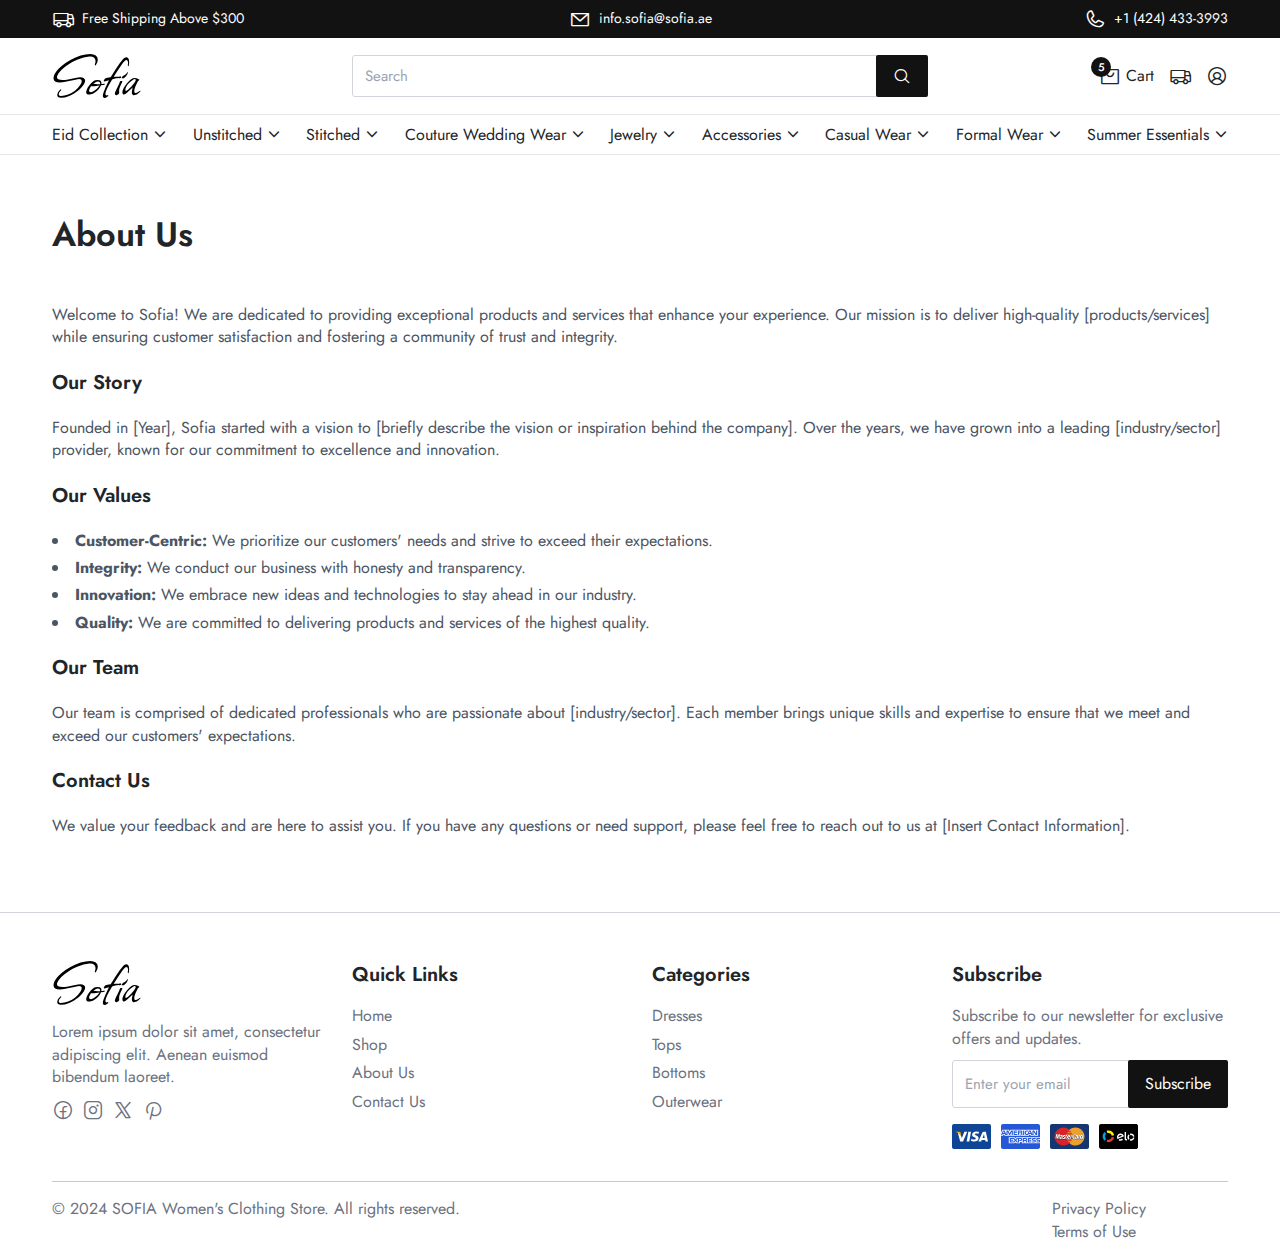
<file: about.html>
<!DOCTYPE html>
<html lang="en">

<head>
  <meta charset="UTF-8">
  <meta name="viewport" content="width=device-width, initial-scale=1.0">
  <title>Sofia - Women's Clothes store</title>
  <link rel="stylesheet" href="css/bootstrap.min.css">
  <link rel="stylesheet" href="css/swiper.min.css">
  <link rel="stylesheet" href="css/styles.css">
  <link rel="stylesheet" href="css/responsive.css">
  <!-- Favicon -->
  <link rel="icon" href="images/brand/favicon.svg" type="image/x-icon">
</head>

<body>
  <!-- offcanvas -->
  <div class="offcanvas offcanvas-end" id="cart_canvas">
    <div class="offcanvas-header">
      <h6 class="text-uppercase">shopping bag <span class="text-capitalize">(5 items)</span> </h6>
      <button type="button" class="btn-close" data-bs-dismiss="offcanvas"></button>
    </div>
    <div class="offcanvas-body bg-light">
      <ul class="list-unstyled">
        <li>
          <div class="card cart_product mb-3">
            <figure>
              <a href="single_product.html"><img src="images/products/product_1.webp" class="" alt="..."></a>
            </figure>
            <div class="card-body">
              <h5 class="card-title">drs-01</h5>
              <p class="card-text">Rs. 16,650</p>
            </div>
            <div class="card-footer">
              <button class="btn">
                <i class="ph ph-trash"></i>
              </button>
            </div>
          </div>
        </li>
        <li>
          <div class="card cart_product mb-3">
            <figure>
              <a href="single_product.html"><img src="images/products/product_2.webp" class="" alt="..."></a>
            </figure>
            <div class="card-body">
              <h5 class="card-title">drs-02</h5>
              <p class="card-text">Rs. 18,950</p>
            </div>
            <div class="card-footer">
              <button class="btn">
                <i class="ph ph-trash"></i>
              </button>
            </div>
          </div>
        </li>
        <li>
          <div class="card cart_product mb-3">
            <figure>
              <a href="single_product.html"><img src="images/products/product_3.webp" class="" alt="..."></a>
            </figure>
            <div class="card-body">
              <h5 class="card-title">drs-03</h5>
              <p class="card-text">Rs. 21,350</p>
            </div>
            <div class="card-footer">
              <button class="btn">
                <i class="ph ph-trash"></i>
              </button>
            </div>
          </div>
        </li>
        <li>
          <div class="card cart_product mb-3">
            <figure>
              <a href="single_product.html"><img src="images/products/product_4.webp" class="" alt="..."></a>
            </figure>
            <div class="card-body">
              <h5 class="card-title">drs-04</h5>
              <p class="card-text">Rs. 24,500</p>
            </div>
            <div class="card-footer">
              <button class="btn">
                <i class="ph ph-trash"></i>
              </button>
            </div>
          </div>
        </li>
        <li>
          <div class="card cart_product mb-3">
            <figure>
              <a href="single_product.html"><img src="images/products/product_5.webp" class="" alt="..."></a>
            </figure>
            <div class="card-body">
              <h5 class="card-title">drs-05</h5>
              <p class="card-text">Rs. 28,750</p>
            </div>
            <div class="card-footer">
              <button class="btn">
                <i class="ph ph-trash"></i>
              </button>
            </div>
          </div>
        </li>
      </ul>
    </div>
    <div class="offcanvas-footer">
      <div class="d-flex gap-2 w-100 align-items-center justify-content-between">
        <h6 class="fw-normal">Sub Total</h6>
        <h6 class="fw-normal">$20.63</h6>
      </div>
      <small class="text-center w-100 mt-2 mb-3 d-block">Shipping, taxes, and discount codes calculated at checkout.</small>
      <a href="checkout.html" class="btn w-100">
        <span>Check Out</span>
      </a>
      <a href="cart.html" class="text_btn mt-2">
        <span>View all cart</span>
      </a>
    </div>
  </div>
  <!-- end offcanvas -->
  <!--============================
  =            Header            =
  =============================-->
  <header>
    <div class="header_top d-sm-block d-none xs-width py-2 text-white">
      <div class="container">
        <div class="row">
          <div class="col-sm-4">
            <div class="d-flex align-items-center justify-content-start gap-2">
              <i class="ph ph-truck"></i>
              <p class="small">Free Shipping Above $300</p>
            </div>
          </div>
          <div class="col-sm-4 d-none d-sm-block">
            <div class="d-flex align-items-center justify-content-center gap-2">
              <i class="ph ph-envelope-simple"></i>
              <p class="small">info.sofia@sofia.ae</p>
            </div>
          </div>
          <div class="col-sm-4">
            <div class="d-flex align-items-center justify-content-end gap-2">
              <i class="ph ph-phone"></i>
              <p class="small">+1 (424) 433-3993</p>
            </div>
          </div>
        </div>
      </div>
    </div>
    <div class="header_middle xs-width py-3">
      <div class="container">
        <div class="row">
          <div class="col-md-3 col-6">
            <a href="index.html" class="logo">
              <img src="images/brand/logo.svg"/ alt="Brand Logo">
            </a>
          </div>
          <div class="col-sm-6 d-md-block d-none">
            <div class="header_search_wrapper">
              <a href="#" class="header_icon d-md-none d-flex">
                <i class="ph ph-magnifying-glass"></i>
              </a>
              <form class="form-inline w-100 d-md-flex d-none">
                <div class="input-group">
                  <input type="text" class="form-control" placeholder="Search" aria-label="Search" aria-describedby="search-addon">
                  <div class="input-group-append">
                    <button class="btn btn-primary" type="submit"><i class="ph ph-magnifying-glass"></i></button>
                  </div>
                </div>
              </form>
            </div>
          </div>
          <div class="col-md-3 col-6">
            <div class="header_ecom_icons">
              <a href="cart.html" class="header_icon icon_badge" data-bs-toggle="offcanvas" data-bs-target="#cart_canvas" data-value="5">
                <i class="ph ph-shopping-bag"></i>
                <span class="d-md-block d-none">Cart</span>
              </a>
              <a href="cart.html" class="header_icon d-flex d-md-none">
                <i class="ph ph-magnifying-glass"></i>
              </a>
              <a href="track_order.html" class="header_icon d-flex">
                <i class="ph ph-truck"></i>
              </a>
              <a href="login.html" class="header_icon">
                <i class="ph ph-user-circle"></i>
              </a>
            </div>
          </div>
        </div>
      </div>
    </div>
    <div class="header_bottom xs-width">
      <div class="container">
        <div class="row">
          <div class="col-lg-12 col-sm-2">
            <button data-bs-toggle="offcanvas" data-bs-target="#menu" class="sale_btn d-lg-none px-3 d-flex">
              <i class="ph ph-list"></i>
            </button>
            <div id="menu" class="menu">
              <div class="offcanvas-header d-lg-none d-flex">
                <h5 class="">Menu</h5>
                <button type="button" class="btn-close" data-bs-dismiss="offcanvas"></button>
              </div>
              <div class="offcanvas-body overflow">
                <ul class="header_categories d-lg-flex justify-content-between align-items-center gap-4">
                  <li>
                    <a class="text-capitalize" href="javascript:void(0)">eid collection</a>
                    <div class="dropdown-menu">
                      <a href="single_collection.html" class="dropdown-item">
                        <i class="ph ph-caret-right"></i>
                        <span>Unstitched</span>
                      </a>
                      <a href="single_collection.html" class="dropdown-item">
                        <i class="ph ph-caret-right"></i>
                        <span>Stitched</span>
                      </a>
                      <a href="single_collection.html" class="dropdown-item">
                        <i class="ph ph-caret-right"></i>
                        <span>Luxury Formals</span>
                      </a>
                      <a href="collections.html" class="dropdown-item">
                        <i class="ph ph-caret-right"></i>
                        <span>View All</span>
                      </a>
                    </div>
                  </li>
                  <li>
                    <a class="text-capitalize" href="javascript:void(0)">Unstitched</a>
                    <div class="dropdown-menu">
                      <a href="single_collection.html" class="dropdown-item">
                        <i class="ph ph-caret-right"></i>
                        <span>Cotton Unstitched</span>
                      </a>
                      <a href="single_collection.html" class="dropdown-item">
                        <i class="ph ph-caret-right"></i>
                        <span>Lawn Unstitched</span>
                      </a>
                      <a href="single_collection.html" class="dropdown-item">
                        <i class="ph ph-caret-right"></i>
                        <span>Embroidered Unstitched</span>
                      </a>
                      <a href="single_collection.html" class="dropdown-item">
                        <i class="ph ph-caret-right"></i>
                        <span>Printed Unstitched</span>
                      </a>
                    </div>
                  </li>
                  <li>
                    <a class="text-capitalize" href="javascript:void(0)">Stitched</a>
                    <div class="dropdown-menu">
                      <a href="single_collection.html" class="dropdown-item">
                        <i class="ph ph-caret-right"></i>
                        <span>Casual Stitched</span>
                      </a>
                      <a href="single_collection.html" class="dropdown-item">
                        <i class="ph ph-caret-right"></i>
                        <span>Formal Stitched</span>
                      </a>
                      <a href="single_collection.html" class="dropdown-item">
                        <i class="ph ph-caret-right"></i>
                        <span>Designer Stitched</span>
                      </a>
                      <a href="single_collection.html" class="dropdown-item">
                        <i class="ph ph-caret-right"></i>
                        <span>Party Wear Stitched</span>
                      </a>
                    </div>
                  </li>
                  <li>
                    <a class="text-capitalize" href="javascript:void(0)">Couture Wedding Wear</a>
                    <div class="dropdown-menu">
                      <a href="single_collection.html" class="dropdown-item">
                        <i class="ph ph-caret-right"></i>
                        <span>Bridal Dresses</span>
                      </a>
                      <a href="single_collection.html" class="dropdown-item">
                        <i class="ph ph-caret-right"></i>
                        <span>Groom Sherwanis</span>
                      </a>
                      <a href="single_collection.html" class="dropdown-item">
                        <i class="ph ph-caret-right"></i>
                        <span>Wedding Accessories</span>
                      </a>
                    </div>
                  </li>
                  <li>
                    <a class="text-capitalize" href="javascript:void(0)">Jewelry</a>
                    <div class="dropdown-menu">
                      <a href="single_collection.html" class="dropdown-item">
                        <i class="ph ph-caret-right"></i>
                        <span>Earrings</span>
                      </a>
                      <a href="single_collection.html" class="dropdown-item">
                        <i class="ph ph-caret-right"></i>
                        <span>Necklaces</span>
                      </a>
                      <a href="single_collection.html" class="dropdown-item">
                        <i class="ph ph-caret-right"></i>
                        <span>Bracelets</span>
                      </a>
                    </div>
                  </li>
                  <li>
                    <a class="text-capitalize" href="javascript:void(0)">Accessories</a>
                    <div class="dropdown-menu">
                      <a href="single_collection.html" class="dropdown-item">
                        <i class="ph ph-caret-right"></i>
                        <span>Bags</span>
                      </a>
                      <a href="single_collection.html" class="dropdown-item">
                        <i class="ph ph-caret-right"></i>
                        <span>Belts</span>
                      </a>
                      <a href="single_collection.html" class="dropdown-item">
                        <i class="ph ph-caret-right"></i>
                        <span>Scarves</span>
                      </a>
                    </div>
                  </li>
                  <li>
                    <a class="text-capitalize" href="javascript:void(0)">Casual Wear</a>
                    <div class="dropdown-menu">
                      <a href="single_collection.html" class="dropdown-item">
                        <i class="ph ph-caret-right"></i>
                        <span>Everyday Comfort</span>
                      </a>
                      <a href="single_collection.html" class="dropdown-item">
                        <i class="ph ph-caret-right"></i>
                        <span>Weekend Vibes</span>
                      </a>
                    </div>
                  </li>
                  <li>
                    <a class="text-capitalize" href="javascript:void(0)">Formal Wear</a>
                    <div class="dropdown-menu">
                      <a href="single_collection.html" class="dropdown-item">
                        <i class="ph ph-caret-right"></i>
                        <span>Office Attire</span>
                      </a>
                      <a href="single_collection.html" class="dropdown-item">
                        <i class="ph ph-caret-right"></i>
                        <span>Business Meetings</span>
                      </a>
                    </div>
                  </li>
                  <li>
                    <a class="text-capitalize" href="javascript:void(0)">Summer Essentials</a>
                    <div class="dropdown-menu">
                      <a href="single_collection.html" class="dropdown-item">
                        <i class="ph ph-caret-right"></i>
                        <span>Light Dresses</span>
                      </a>
                      <a href="single_collection.html" class="dropdown-item">
                        <i class="ph ph-caret-right"></i>
                        <span>Breezy Tops</span>
                      </a>
                    </div>
                  </li>
                </ul>
              </div>
            </div>
          </div>
        </div>
      </div>
    </div>
  </header>
  <!--====  End of Header  ====-->
  <!--==========================
  =            Main            =
  ===========================-->
  <main>
    <section class="about_us site_about">
      <div class="container">
        <div class="row">
          <div class="col-12">
            <h2 class="heading mb-5">About Us</h2>
            <p class="text_line">
              Welcome to Sofia! We are dedicated to providing exceptional products and services that enhance your experience. Our mission is to deliver high-quality [products/services] while ensuring customer satisfaction and fostering a community of trust and integrity.
            </p>
            <h5>Our Story</h5>
            <p class="text_line">
              Founded in [Year], Sofia started with a vision to [briefly describe the vision or inspiration behind the company]. Over the years, we have grown into a leading [industry/sector] provider, known for our commitment to excellence and innovation.
            </p>
            <h5>Our Values</h5>
            <ul>
              <li><strong>Customer-Centric:</strong> We prioritize our customers' needs and strive to exceed their expectations.</li>
              <li><strong>Integrity:</strong> We conduct our business with honesty and transparency.</li>
              <li><strong>Innovation:</strong> We embrace new ideas and technologies to stay ahead in our industry.</li>
              <li><strong>Quality:</strong> We are committed to delivering products and services of the highest quality.</li>
            </ul>
            <h5>Our Team</h5>
            <p class="text_line">
              Our team is comprised of dedicated professionals who are passionate about [industry/sector]. Each member brings unique skills and expertise to ensure that we meet and exceed our customers' expectations.
            </p>
            <h5>Contact Us</h5>
            <p class="text_line">
              We value your feedback and are here to assist you. If you have any questions or need support, please feel free to reach out to us at [Insert Contact Information].
            </p>
          </div>
        </div>
      </div>
    </section>
  </main>
  <!--====  End of Main  ====-->
  <!--============================
  =            Footer            =
  =============================-->
  <footer class="footer pt-5 pb-2">
    <div class="container">
      <div class="row">
        <div class="col-lg-3 col-md-4 col-sm-6 col-12 mb-3">
          <a href="index.html" class="logo mx-0 mb-3">
            <img src="images/brand/logo.svg" alt="">
          </a>
          <p>Lorem ipsum dolor sit amet, consectetur adipiscing elit. Aenean euismod bibendum laoreet.</p>
          <div class="d-flex gap-2 align-items-center">
            <a href="#"><i class="ph ph-facebook-logo"></i></a>
            <a href="#"><i class="ph ph-instagram-logo"></i></a>
            <a href="#"><i class="ph ph-x-logo"></i></a>
            <a href="#"><i class="ph ph-pinterest-logo"></i></a>
          </div>
        </div>
        <div class="col-lg-3 col-md-4 col-sm-6 col-12 mb-3">
          <h5 class="mb-3">Quick Links</h5>
          <ul class="list-unstyled">
            <li><a href="index.html">Home</a></li>
            <li><a href="single_collection.html">Shop</a></li>
            <li><a href="about.html">About Us</a></li>
            <li><a href="contact.html">Contact Us</a></li>
          </ul>
        </div>
        <div class="col-lg-3 col-md-4 col-sm-6 col-12 mb-3">
          <h5 class="mb-3">Categories</h5>
          <ul class="list-unstyled">
            <li><a href="#">Dresses</a></li>
            <li><a href="#">Tops</a></li>
            <li><a href="#">Bottoms</a></li>
            <li><a href="#">Outerwear</a></li>
          </ul>
        </div>
        <div class="col-lg-3 col-md-4 col-sm-6 col-12 mb-3">
          <h5 class="mb-3">Subscribe</h5>
          <p>Subscribe to our newsletter for exclusive offers and updates.</p>
          <form action="#" method="post" class="subscribe-form">
            <div class="input-group">
              <input type="email" class="form-control" placeholder="Enter your email" required>
              <div class="input-group-append">
                <button class="btn btn-primary" type="submit">Subscribe</button>
              </div>
            </div>
          </form>
          <div class="footer_payment_methods mt-3">
            <figure class="method">
              <img src="images/payments/visa.svg" alt="visa">
            </figure>
            <figure class="method">
              <img src="images/payments/amex.svg" alt="amex">
            </figure>
            <figure class="method">
              <img src="images/payments/mastercard.svg" alt="mastercard">
            </figure>
            <figure class="method">
              <img src="images/payments/elo.svg" alt="elo">
            </figure>
          </div>
        </div>
      </div>
      <hr>
      <div class="row">
        <div class="col-md-10">
          <p>&copy; 2024 SOFIA Women's Clothing Store. All rights reserved.</p>
        </div>
        <div class="col-md-2 text-md-right">
          <ul class="list-inline">
            <li class="list-inline-item"><a href="privacy_policy.html">Privacy Policy</a></li>
            <li class="list-inline-item"><a href="term_conditions.html">Terms of Use</a></li>
          </ul>
        </div>
      </div>
    </div>
  </footer>
  <!--====  End of Footer  ====-->
  <!-- Scripts Files -->
  <script src="js/jquery.min.js"></script>
  <script src="js/bootstrap.min.js"></script>
  <script src="js/swiper.min.js"></script>
  <script src="js/phosphor-icons.js"></script>
  <script src="js/script.js"></script>
</body>

</html>
</file>
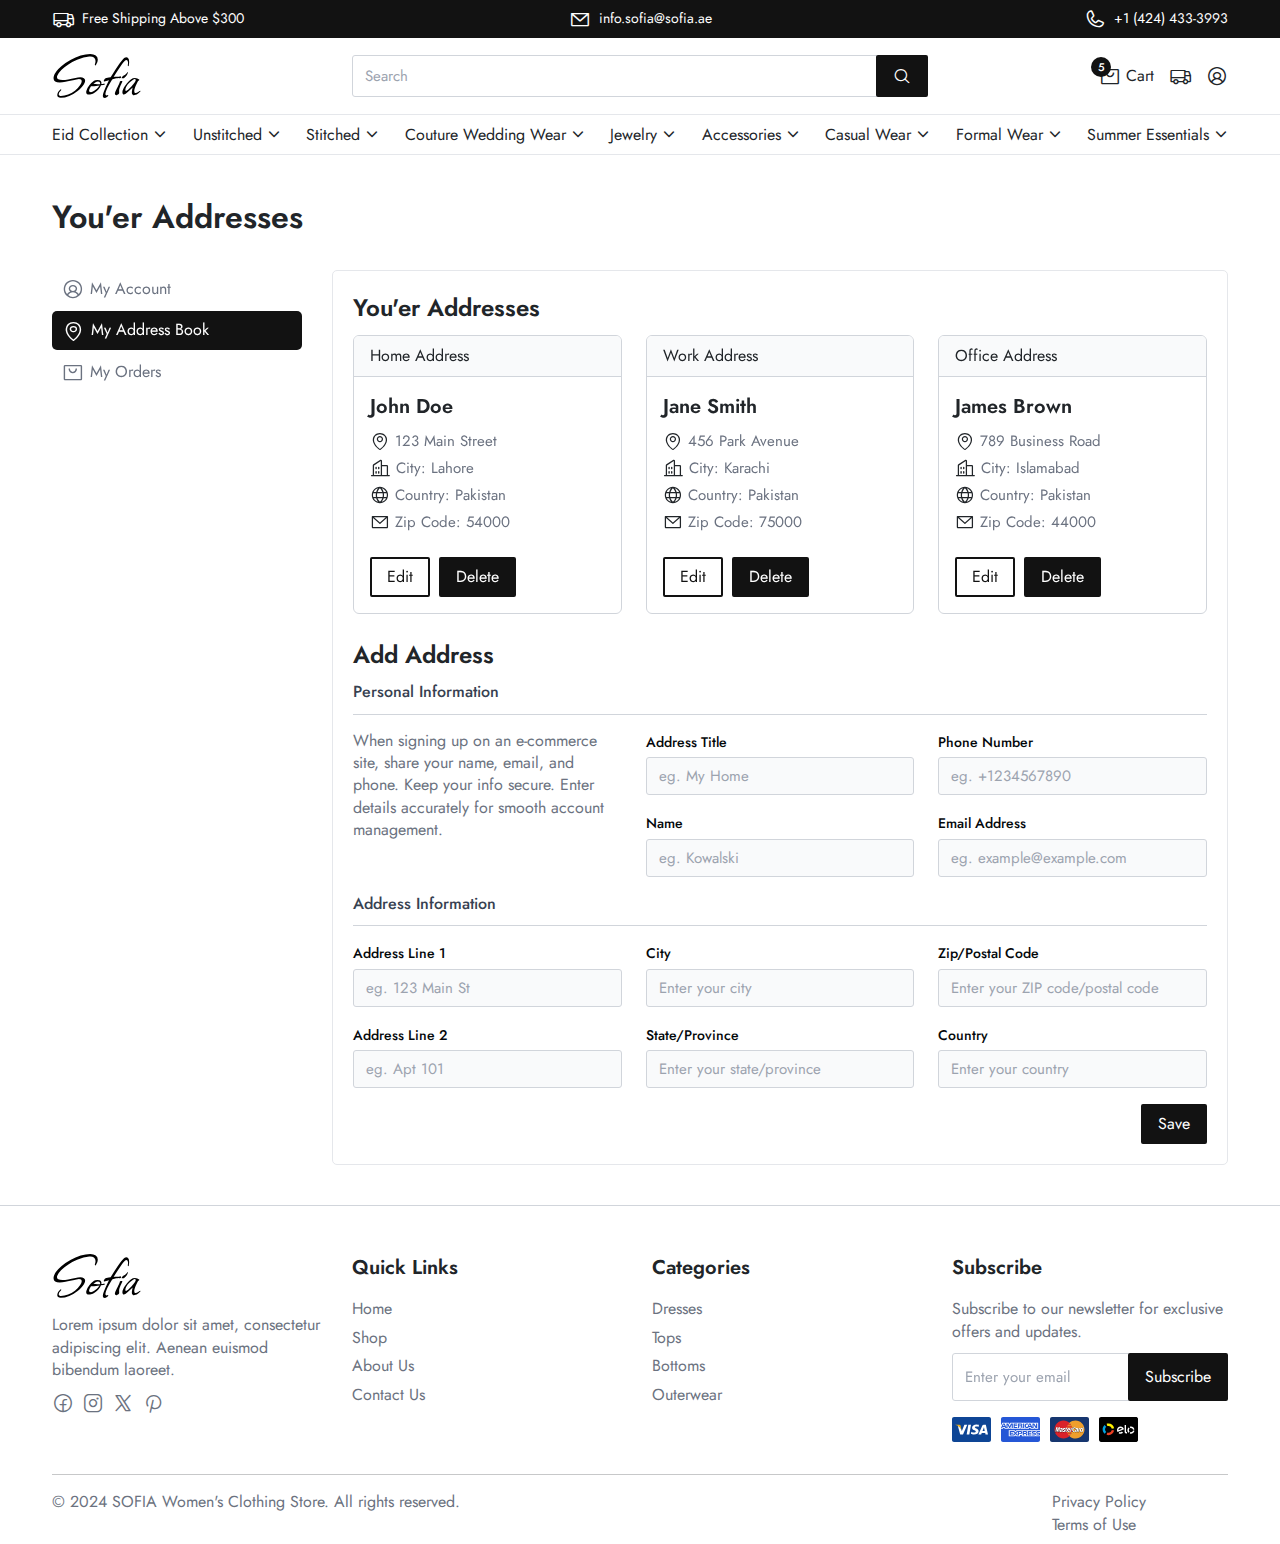
<file: address_book.html>
<!DOCTYPE html>
<html lang="en">

<head>
  <meta charset="UTF-8">
  <meta name="viewport" content="width=device-width, initial-scale=1.0">
  <title>Sofia - Women's Clothes store</title>
  <link rel="stylesheet" href="css/bootstrap.min.css">
  <link rel="stylesheet" href="css/swiper.min.css">
  <link rel="stylesheet" href="css/styles.css">
  <link rel="stylesheet" href="css/responsive.css">
  <!-- Favicon -->
  <link rel="icon" href="images/brand/favicon.svg" type="image/x-icon">
</head>

<body>
  <!-- offcanvas -->
  <div class="offcanvas offcanvas-end" id="cart_canvas">
    <div class="offcanvas-header">
      <h6 class="text-uppercase">shopping bag <span class="text-capitalize">(5 items)</span> </h6>
      <button type="button" class="btn-close" data-bs-dismiss="offcanvas"></button>
    </div>
    <div class="offcanvas-body bg-light">
      <ul class="list-unstyled">
        <li>
          <div class="card cart_product mb-3">
            <figure>
              <img src="images/products/product_1.webp" class="" alt="...">
            </figure>
            <div class="card-body">
              <h5 class="card-title">drs-01</h5>
              <p class="card-text">Rs. 16,650</p>
            </div>
            <div class="card-footer">
              <button class="btn">
                <i class="ph ph-trash"></i>
              </button>
            </div>
          </div>
        </li>
        <li>
          <div class="card cart_product mb-3">
            <figure>
              <img src="images/products/product_2.webp" class="" alt="...">
            </figure>
            <div class="card-body">
              <h5 class="card-title">drs-02</h5>
              <p class="card-text">Rs. 18,950</p>
            </div>
            <div class="card-footer">
              <button class="btn">
                <i class="ph ph-trash"></i>
              </button>
            </div>
          </div>
        </li>
        <li>
          <div class="card cart_product mb-3">
            <figure>
              <img src="images/products/product_3.webp" class="" alt="...">
            </figure>
            <div class="card-body">
              <h5 class="card-title">drs-03</h5>
              <p class="card-text">Rs. 21,350</p>
            </div>
            <div class="card-footer">
              <button class="btn">
                <i class="ph ph-trash"></i>
              </button>
            </div>
          </div>
        </li>
        <li>
          <div class="card cart_product mb-3">
            <figure>
              <img src="images/products/product_4.webp" class="" alt="...">
            </figure>
            <div class="card-body">
              <h5 class="card-title">drs-04</h5>
              <p class="card-text">Rs. 24,500</p>
            </div>
            <div class="card-footer">
              <button class="btn">
                <i class="ph ph-trash"></i>
              </button>
            </div>
          </div>
        </li>
        <li>
          <div class="card cart_product mb-3">
            <figure>
              <img src="images/products/product_5.webp" class="" alt="...">
            </figure>
            <div class="card-body">
              <h5 class="card-title">drs-05</h5>
              <p class="card-text">Rs. 28,750</p>
            </div>
            <div class="card-footer">
              <button class="btn">
                <i class="ph ph-trash"></i>
              </button>
            </div>
          </div>
        </li>
      </ul>
    </div>
    <div class="offcanvas-footer">
      <div class="d-flex gap-2 w-100 align-items-center justify-content-between">
        <h6 class="fw-normal">Sub Total</h6>
        <h6 class="fw-normal">$20.63</h6>
      </div>
      <small class="text-center w-100 mt-2 mb-3 d-block">Shipping, taxes, and discount codes calculated at checkout.</small>
      <a href="checkout.html" class="btn w-100">
        <span>Check Out</span>
      </a>
      <a href="cart.html" class="text_btn mt-2">
        <span>View all cart</span>
      </a>
    </div>
  </div>
  <!-- end offcanvas -->
  <!--============================
  =            Header            =
  =============================-->
  <header>
    <div class="header_top d-sm-block d-none xs-width py-2 text-white">
      <div class="container">
        <div class="row">
          <div class="col-sm-4">
            <div class="d-flex align-items-center justify-content-start gap-2">
              <i class="ph ph-truck"></i>
              <p class="small">Free Shipping Above $300</p>
            </div>
          </div>
          <div class="col-sm-4 d-none d-sm-block">
            <div class="d-flex align-items-center justify-content-center gap-2">
              <i class="ph ph-envelope-simple"></i>
              <p class="small">info.sofia@sofia.ae</p>
            </div>
          </div>
          <div class="col-sm-4">
            <div class="d-flex align-items-center justify-content-end gap-2">
              <i class="ph ph-phone"></i>
              <p class="small">+1 (424) 433-3993</p>
            </div>
          </div>
        </div>
      </div>
    </div>
    <div class="header_middle xs-width py-3">
      <div class="container">
        <div class="row">
          <div class="col-md-3 col-6">
            <a href="index.html" class="logo">
              <img src="images/brand/logo.svg"/ alt="Brand Logo">
            </a>
          </div>
          <div class="col-sm-6 d-md-block d-none">
            <div class="header_search_wrapper">
              <a href="#" class="header_icon d-md-none d-flex">
                <i class="ph ph-magnifying-glass"></i>
              </a>
              <form class="form-inline w-100 d-md-flex d-none">
                <div class="input-group">
                  <input type="text" class="form-control" placeholder="Search" aria-label="Search" aria-describedby="search-addon">
                  <div class="input-group-append">
                    <button class="btn btn-primary" type="submit"><i class="ph ph-magnifying-glass"></i></button>
                  </div>
                </div>
              </form>
            </div>
          </div>
          <div class="col-md-3 col-6">
            <div class="header_ecom_icons">
              <a href="cart.html" class="header_icon icon_badge" data-bs-toggle="offcanvas" data-bs-target="#cart_canvas" data-value="5">
                <i class="ph ph-shopping-bag"></i>
                <span class="d-md-block d-none">Cart</span>
              </a>
              <a href="cart.html" class="header_icon d-flex d-md-none">
                <i class="ph ph-magnifying-glass"></i>
              </a>
              <a href="track_order.html" class="header_icon d-flex">
                <i class="ph ph-truck"></i>
              </a>
              <a href="login.html" class="header_icon">
                <i class="ph ph-user-circle"></i>
              </a>
            </div>
          </div>
        </div>
      </div>
    </div>
    <div class="header_bottom xs-width">
      <div class="container">
        <div class="row">
          <div class="col-lg-12 col-sm-2">
            <button data-bs-toggle="offcanvas" data-bs-target="#menu" class="sale_btn d-lg-none px-3 d-flex">
              <i class="ph ph-list"></i>
            </button>
            <div id="menu" class="menu">
              <div class="offcanvas-header d-lg-none d-flex">
                <h5 class="">Menu</h5>
                <button type="button" class="btn-close" data-bs-dismiss="offcanvas"></button>
              </div>
              <div class="offcanvas-body overflow">
                <ul class="header_categories d-lg-flex justify-content-between align-items-center gap-4">
                  <li>
                    <a class="text-capitalize" href="javascript:void(0)">eid collection</a>
                    <div class="dropdown-menu">
                      <a href="single_collection.html" class="dropdown-item">
                        <i class="ph ph-caret-right"></i>
                        <span>Unstitched</span>
                      </a>
                      <a href="single_collection.html" class="dropdown-item">
                        <i class="ph ph-caret-right"></i>
                        <span>Stitched</span>
                      </a>
                      <a href="single_collection.html" class="dropdown-item">
                        <i class="ph ph-caret-right"></i>
                        <span>Luxury Formals</span>
                      </a>
                      <a href="collections.html" class="dropdown-item">
                        <i class="ph ph-caret-right"></i>
                        <span>View All</span>
                      </a>
                    </div>
                  </li>
                  <li>
                    <a class="text-capitalize" href="javascript:void(0)">Unstitched</a>
                    <div class="dropdown-menu">
                      <a href="single_collection.html" class="dropdown-item">
                        <i class="ph ph-caret-right"></i>
                        <span>Cotton Unstitched</span>
                      </a>
                      <a href="single_collection.html" class="dropdown-item">
                        <i class="ph ph-caret-right"></i>
                        <span>Lawn Unstitched</span>
                      </a>
                      <a href="single_collection.html" class="dropdown-item">
                        <i class="ph ph-caret-right"></i>
                        <span>Embroidered Unstitched</span>
                      </a>
                      <a href="single_collection.html" class="dropdown-item">
                        <i class="ph ph-caret-right"></i>
                        <span>Printed Unstitched</span>
                      </a>
                    </div>
                  </li>
                  <li>
                    <a class="text-capitalize" href="javascript:void(0)">Stitched</a>
                    <div class="dropdown-menu">
                      <a href="single_collection.html" class="dropdown-item">
                        <i class="ph ph-caret-right"></i>
                        <span>Casual Stitched</span>
                      </a>
                      <a href="single_collection.html" class="dropdown-item">
                        <i class="ph ph-caret-right"></i>
                        <span>Formal Stitched</span>
                      </a>
                      <a href="single_collection.html" class="dropdown-item">
                        <i class="ph ph-caret-right"></i>
                        <span>Designer Stitched</span>
                      </a>
                      <a href="single_collection.html" class="dropdown-item">
                        <i class="ph ph-caret-right"></i>
                        <span>Party Wear Stitched</span>
                      </a>
                    </div>
                  </li>
                  <li>
                    <a class="text-capitalize" href="javascript:void(0)">Couture Wedding Wear</a>
                    <div class="dropdown-menu">
                      <a href="single_collection.html" class="dropdown-item">
                        <i class="ph ph-caret-right"></i>
                        <span>Bridal Dresses</span>
                      </a>
                      <a href="single_collection.html" class="dropdown-item">
                        <i class="ph ph-caret-right"></i>
                        <span>Groom Sherwanis</span>
                      </a>
                      <a href="single_collection.html" class="dropdown-item">
                        <i class="ph ph-caret-right"></i>
                        <span>Wedding Accessories</span>
                      </a>
                    </div>
                  </li>
                  <li>
                    <a class="text-capitalize" href="javascript:void(0)">Jewelry</a>
                    <div class="dropdown-menu">
                      <a href="single_collection.html" class="dropdown-item">
                        <i class="ph ph-caret-right"></i>
                        <span>Earrings</span>
                      </a>
                      <a href="single_collection.html" class="dropdown-item">
                        <i class="ph ph-caret-right"></i>
                        <span>Necklaces</span>
                      </a>
                      <a href="single_collection.html" class="dropdown-item">
                        <i class="ph ph-caret-right"></i>
                        <span>Bracelets</span>
                      </a>
                    </div>
                  </li>
                  <li>
                    <a class="text-capitalize" href="javascript:void(0)">Accessories</a>
                    <div class="dropdown-menu">
                      <a href="single_collection.html" class="dropdown-item">
                        <i class="ph ph-caret-right"></i>
                        <span>Bags</span>
                      </a>
                      <a href="single_collection.html" class="dropdown-item">
                        <i class="ph ph-caret-right"></i>
                        <span>Belts</span>
                      </a>
                      <a href="single_collection.html" class="dropdown-item">
                        <i class="ph ph-caret-right"></i>
                        <span>Scarves</span>
                      </a>
                    </div>
                  </li>
                  <li>
                    <a class="text-capitalize" href="javascript:void(0)">Casual Wear</a>
                    <div class="dropdown-menu">
                      <a href="single_collection.html" class="dropdown-item">
                        <i class="ph ph-caret-right"></i>
                        <span>Everyday Comfort</span>
                      </a>
                      <a href="single_collection.html" class="dropdown-item">
                        <i class="ph ph-caret-right"></i>
                        <span>Weekend Vibes</span>
                      </a>
                    </div>
                  </li>
                  <li>
                    <a class="text-capitalize" href="javascript:void(0)">Formal Wear</a>
                    <div class="dropdown-menu">
                      <a href="single_collection.html" class="dropdown-item">
                        <i class="ph ph-caret-right"></i>
                        <span>Office Attire</span>
                      </a>
                      <a href="single_collection.html" class="dropdown-item">
                        <i class="ph ph-caret-right"></i>
                        <span>Business Meetings</span>
                      </a>
                    </div>
                  </li>
                  <li>
                    <a class="text-capitalize" href="javascript:void(0)">Summer Essentials</a>
                    <div class="dropdown-menu">
                      <a href="single_collection.html" class="dropdown-item">
                        <i class="ph ph-caret-right"></i>
                        <span>Light Dresses</span>
                      </a>
                      <a href="single_collection.html" class="dropdown-item">
                        <i class="ph ph-caret-right"></i>
                        <span>Breezy Tops</span>
                      </a>
                    </div>
                  </li>
                </ul>
              </div>
            </div>
          </div>
        </div>
      </div>
    </div>
  </header>
  <!--====  End of Header  ====-->
  <!--==========================
  =            Main            =
  ===========================-->
  <main>
    <section class="account">
      <div class="container">
        <div class="row">
          <div class="col-md-12">
            <div class="heading">
              <h2 class="heading_title">You'er Addresses</h2>
            </div>
            <div class="account_wrapper">
              <div class="account_sidebar">
                <ul class="account_list">
                  <li>
                    <a href="my_account.html">
                      <i class="ph ph-user-circle"></i>
                      <span>My account</span>
                    </a>
                  </li>
                  <li>
                    <a class="active" href="address_book.html">
                      <i class="ph ph-map-pin"></i>
                      <span>My address book</span>
                    </a>
                  </li>
                  <li>
                    <a href="orders.html">
                      <i class="ph ph-shopping-bag"></i>
                      <span>My orders</span>
                    </a>
                  </li>
                </ul>
              </div>
              <div class="account_main">
                <h4>you'er Addresses</h4>
                <div class="row mb-4">
                  <div class="col-lg-4 mb-lg-0 mb-3">
                    <div class="card address_card">
                      <div class="card-header">Home Address</div>
                      <div class="card-body">
                        <h5 class="card-title">John Doe</h5>
                        <p class="card-text">
                        </p>
                        <ul class="address_list">
                          <li>
                            <i class="ph ph-map-pin mr-2"></i>
                            <span>123 Main Street</span>
                          </li>
                          <li>
                            <i class="ph ph-buildings mr-2"></i>
                            <span>City: Lahore</span>
                          </li>
                          <li>
                            <i class="ph ph-globe mr-2"></i>
                            <span>Country: Pakistan</span>
                          </li>
                          <li>
                            <i class="ph ph-envelope-simple mr-2"></i>
                            <span>Zip Code: 54000</span>
                          </li>
                        </ul>
                        <p></p>
                        <div class="mt-4">
                          <button class="btn outline me-1">
                            <span>Edit</span>
                          </button>
                          <button class="btn">
                            <span>Delete</span>
                          </button>
                        </div>
                      </div>
                    </div>
                  </div>
                  <div class="col-lg-4 mb-lg-0 mb-3">
                    <div class="card address_card">
                      <div class="card-header">Work Address</div>
                      <div class="card-body">
                        <h5 class="card-title">Jane Smith</h5>
                        <p class="card-text">
                        </p>
                        <ul class="address_list">
                          <li>
                            <i class="ph ph-map-pin mr-2"></i>
                            <span>456 Park Avenue</span>
                          </li>
                          <li>
                            <i class="ph ph-buildings mr-2"></i>
                            <span>City: Karachi</span>
                          </li>
                          <li>
                            <i class="ph ph-globe mr-2"></i>
                            <span>Country: Pakistan</span>
                          </li>
                          <li>
                            <i class="ph ph-envelope-simple mr-2"></i>
                            <span>Zip Code: 75000</span>
                          </li>
                        </ul>
                        <p></p>
                        <div class="mt-4">
                          <button class="btn outline me-1">
                            <span>Edit</span>
                          </button>
                          <button class="btn">
                            <span>Delete</span>
                          </button>
                        </div>
                      </div>
                    </div>
                  </div>
                  <div class="col-lg-4 mb-lg-0 mb-3">
                    <div class="card address_card">
                      <div class="card-header">Office Address</div>
                      <div class="card-body">
                        <h5 class="card-title">James Brown</h5>
                        <p class="card-text">
                        </p>
                        <ul class="address_list">
                          <li>
                            <i class="ph ph-map-pin mr-2"></i>
                            <span>789 Business Road</span>
                          </li>
                          <li>
                            <i class="ph ph-buildings mr-2"></i>
                            <span>City: Islamabad</span>
                          </li>
                          <li>
                            <i class="ph ph-globe mr-2"></i>
                            <span>Country: Pakistan</span>
                          </li>
                          <li>
                            <i class="ph ph-envelope-simple mr-2"></i>
                            <span>Zip Code: 44000</span>
                          </li>
                        </ul>
                        <p></p>
                        <div class="mt-4">
                          <button class="btn outline me-1">
                            <span>Edit</span>
                          </button>
                          <button class="btn">
                            <span>Delete</span>
                          </button>
                        </div>
                      </div>
                    </div>
                  </div>
                </div>
                <h4>Add Address</h4>
                <form class="account_form">
                  <div class="form-row">
                    <h5>Personal Information</h5>
                    <div class="row">
                      <div class="col-lg-4">
                        <p>When signing up on an e-commerce site, share your name, email, and phone. Keep your info secure. Enter details accurately for smooth account management.</p>
                      </div>
                      <div class="col-lg-4">
                        <div class="mb-3">
                          <label for="addressTitle" class="form-label">Address Title</label>
                          <input type="text" class="form-control" id="addressTitle" placeholder="eg. My Home">
                        </div>
                        <div class="mb-3">
                          <label for="name" class="form-label">Name</label>
                          <input type="text" class="form-control" id="name" placeholder="eg. Kowalski">
                        </div>
                      </div>
                      <div class="col-lg-4">
                        <div class="mb-3">
                          <label for="phone" class="form-label">Phone Number</label>
                          <input type="tel" class="form-control" id="phone" placeholder="eg. +1234567890">
                        </div>
                        <div class="mb-3">
                          <label for="email" class="form-label">Email Address</label>
                          <input type="email" class="form-control" id="email" placeholder="eg. example@example.com">
                        </div>
                      </div>
                    </div>
                  </div>
                  <div class="form-row">
                    <h5>Address Information</h5>
                    <div class="row">
                      <div class="col-lg-4">
                        <div class="mb-3">
                          <label for="addressLine1" class="form-label">Address Line 1</label>
                          <input type="text" class="form-control" id="addressLine1" placeholder="eg. 123 Main St">
                        </div>
                        <div class="mb-3">
                          <label for="addressLine2" class="form-label">Address Line 2</label>
                          <input type="text" class="form-control" id="addressLine2" placeholder="eg. Apt 101">
                        </div>
                      </div>
                      <div class="col-lg-4">
                        <div class="mb-3">
                          <label for="city" class="form-label">City</label>
                          <input type="text" class="form-control" id="city" placeholder="Enter your city">
                        </div>
                        <div class="mb-3">
                          <label for="state" class="form-label">State/Province</label>
                          <input type="text" class="form-control" id="state" placeholder="Enter your state/province">
                        </div>
                      </div>
                      <div class="col-lg-4">
                        <div class="mb-3">
                          <label for="zip" class="form-label">Zip/Postal Code</label>
                          <input type="text" class="form-control" id="zip" placeholder="Enter your ZIP code/postal code">
                        </div>
                        <div class="mb-3">
                          <label for="country" class="form-label">Country</label>
                          <input type="text" class="form-control" id="country" placeholder="Enter your country">
                        </div>
                      </div>
                    </div>
                    <div class="col-lg-12">
                      <div class="d-flex align-items-center justify-content-end gap-2">
                        <button class="btn">
                          <span>Save</span>
                        </button>
                      </div>
                    </div>
                  </div>
                </form>
              </div>
            </div>
          </div>
        </div>
      </div>
    </section>
  </main>
  <!--====  End of Main  ====-->
  <!--============================
  =            Footer            =
  =============================-->
  <footer class="footer pt-5 pb-2">
    <div class="container">
      <div class="row">
        <div class="col-lg-3 col-md-4 col-sm-6 col-12 mb-3">
          <a href="index.html" class="logo mx-0 mb-3">
            <img src="images/brand/logo.svg" alt="">
          </a>
          <p>Lorem ipsum dolor sit amet, consectetur adipiscing elit. Aenean euismod bibendum laoreet.</p>
          <div class="d-flex gap-2 align-items-center">
            <a href="#"><i class="ph ph-facebook-logo"></i></a>
            <a href="#"><i class="ph ph-instagram-logo"></i></a>
            <a href="#"><i class="ph ph-x-logo"></i></a>
            <a href="#"><i class="ph ph-pinterest-logo"></i></a>
          </div>
        </div>
        <div class="col-lg-3 col-md-4 col-sm-6 col-12 mb-3">
          <h5 class="mb-3">Quick Links</h5>
          <ul class="list-unstyled">
            <li><a href="index.html">Home</a></li>
            <li><a href="single_collection.html">Shop</a></li>
            <li><a href="about.html">About Us</a></li>
            <li><a href="contact.html">Contact Us</a></li>
          </ul>
        </div>
        <div class="col-lg-3 col-md-4 col-sm-6 col-12 mb-3">
          <h5 class="mb-3">Categories</h5>
          <ul class="list-unstyled">
            <li><a href="#">Dresses</a></li>
            <li><a href="#">Tops</a></li>
            <li><a href="#">Bottoms</a></li>
            <li><a href="#">Outerwear</a></li>
          </ul>
        </div>
        <div class="col-lg-3 col-md-4 col-sm-6 col-12 mb-3">
          <h5 class="mb-3">Subscribe</h5>
          <p>Subscribe to our newsletter for exclusive offers and updates.</p>
          <form action="#" method="post" class="subscribe-form">
            <div class="input-group">
              <input type="email" class="form-control" placeholder="Enter your email" required>
              <div class="input-group-append">
                <button class="btn btn-primary" type="submit">Subscribe</button>
              </div>
            </div>
          </form>
          <div class="footer_payment_methods mt-3">
            <figure class="method">
              <img src="images/payments/visa.svg" alt="visa">
            </figure>
            <figure class="method">
              <img src="images/payments/amex.svg" alt="amex">
            </figure>
            <figure class="method">
              <img src="images/payments/mastercard.svg" alt="mastercard">
            </figure>
            <figure class="method">
              <img src="images/payments/elo.svg" alt="elo">
            </figure>
          </div>
        </div>
      </div>
      <hr>
      <div class="row">
        <div class="col-md-10">
          <p>&copy; 2024 SOFIA Women's Clothing Store. All rights reserved.</p>
        </div>
        <div class="col-md-2 text-md-right">
          <ul class="list-inline">
            <li class="list-inline-item"><a href="privacy_policy.html">Privacy Policy</a></li>
            <li class="list-inline-item"><a href="term_conditions.html">Terms of Use</a></li>
          </ul>
        </div>
      </div>
    </div>
  </footer>
  <!--====  End of Footer  ====-->
  <!-- Scripts Files -->
  <script src="js/jquery.min.js"></script>
  <script src="js/bootstrap.min.js"></script>
  <script src="js/swiper.min.js"></script>
  <script src="js/phosphor-icons.js"></script>
  <script src="js/script.js"></script>
</body>

</html>
</file>
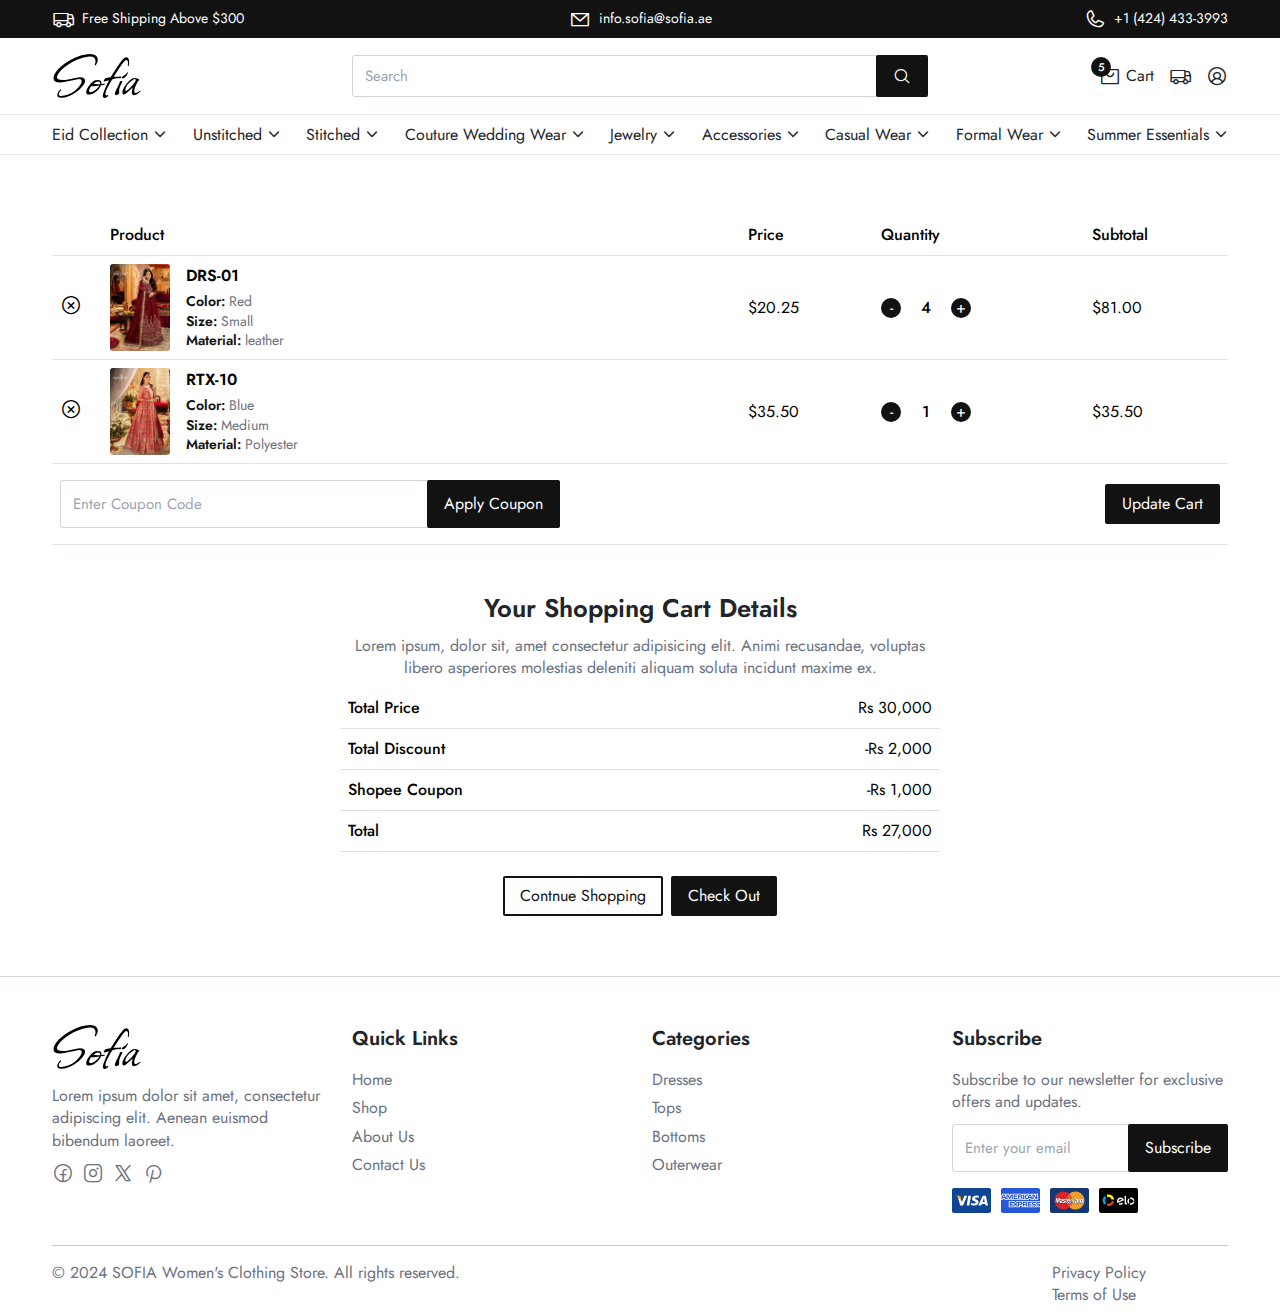
<file: cart.html>
<!DOCTYPE html>
<html lang="en">

<head>
  <meta charset="UTF-8">
  <meta name="viewport" content="width=device-width, initial-scale=1.0">
  <title>Sofia - Women's Clothes store</title>
  <link rel="stylesheet" href="css/bootstrap.min.css">
  <link rel="stylesheet" href="css/swiper.min.css">
  <link rel="stylesheet" href="css/styles.css">
  <link rel="stylesheet" href="css/responsive.css">
  <!-- Favicon -->
  <link rel="icon" href="images/brand/favicon.svg" type="image/x-icon">
</head>

<body>
  <!-- offcanvas -->
  <div class="offcanvas offcanvas-end" tabindex="-1" id="cart_canvas" aria-labelledby="offcanvasExampleLabel">
    <div class="offcanvas-header">
      <h6 class="text-uppercase">shopping bag <span class="text-capitalize">(5 items)</span> </h6>
      <button type="button" class="btn-close" data-bs-dismiss="offcanvas"></button>
    </div>
    <div class="offcanvas-body bg-light">
      <ul class="list-unstyled">
        <li>
          <div class="card cart_product mb-3">
            <figure>
              <img src="images/products/product_1.webp" class="" alt="...">
            </figure>
            <div class="card-body">
              <h5 class="card-title">drs-01</h5>
              <p class="card-text">Rs. 16,650</p>
            </div>
            <div class="card-footer">
              <button class="btn">
                <i class="ph ph-trash"></i>
              </button>
            </div>
          </div>
        </li>
        <li>
          <div class="card cart_product mb-3">
            <figure>
              <img src="images/products/product_2.webp" class="" alt="...">
            </figure>
            <div class="card-body">
              <h5 class="card-title">drs-02</h5>
              <p class="card-text">Rs. 18,950</p>
            </div>
            <div class="card-footer">
              <button class="btn">
                <i class="ph ph-trash"></i>
              </button>
            </div>
          </div>
        </li>
        <li>
          <div class="card cart_product mb-3">
            <figure>
              <img src="images/products/product_3.webp" class="" alt="...">
            </figure>
            <div class="card-body">
              <h5 class="card-title">drs-03</h5>
              <p class="card-text">Rs. 21,350</p>
            </div>
            <div class="card-footer">
              <button class="btn">
                <i class="ph ph-trash"></i>
              </button>
            </div>
          </div>
        </li>
        <li>
          <div class="card cart_product mb-3">
            <figure>
              <img src="images/products/product_4.webp" class="" alt="...">
            </figure>
            <div class="card-body">
              <h5 class="card-title">drs-04</h5>
              <p class="card-text">Rs. 24,500</p>
            </div>
            <div class="card-footer">
              <button class="btn">
                <i class="ph ph-trash"></i>
              </button>
            </div>
          </div>
        </li>
        <li>
          <div class="card cart_product mb-3">
            <figure>
              <img src="images/products/product_5.webp" class="" alt="...">
            </figure>
            <div class="card-body">
              <h5 class="card-title">drs-05</h5>
              <p class="card-text">Rs. 28,750</p>
            </div>
            <div class="card-footer">
              <button class="btn">
                <i class="ph ph-trash"></i>
              </button>
            </div>
          </div>
        </li>
      </ul>
    </div>
    <div class="offcanvas-footer">
      <div class="d-flex gap-2 w-100 align-items-center justify-content-between">
        <h6 class="fw-normal">Sub Total</h6>
        <h6 class="fw-normal">$20.63</h6>
      </div>
      <small class="text-center w-100 mt-2 mb-3 d-block">Shipping, taxes, and discount codes calculated at checkout.</small>
      <a href="checkout.html" class="btn w-100">
        <span>Check Out</span>
      </a>
      <a href="cart.html" class="text_btn mt-2">
        <span>View all cart</span>
      </a>
    </div>
  </div>
  <!-- end offcanvas -->
  <!--============================
  =            Header            =
  =============================-->
  <header>
    <div class="header_top d-sm-block d-none xs-width py-2 text-white">
      <div class="container">
        <div class="row">
          <div class="col-sm-4">
            <div class="d-flex align-items-center justify-content-start gap-2">
              <i class="ph ph-truck"></i>
              <p class="small">Free Shipping Above $300</p>
            </div>
          </div>
          <div class="col-sm-4 d-none d-sm-block">
            <div class="d-flex align-items-center justify-content-center gap-2">
              <i class="ph ph-envelope-simple"></i>
              <p class="small">info.sofia@sofia.ae</p>
            </div>
          </div>
          <div class="col-sm-4">
            <div class="d-flex align-items-center justify-content-end gap-2">
              <i class="ph ph-phone"></i>
              <p class="small">+1 (424) 433-3993</p>
            </div>
          </div>
        </div>
      </div>
    </div>
    <div class="header_middle xs-width py-3">
      <div class="container">
        <div class="row">
          <div class="col-md-3 col-6">
            <a href="index.html" class="logo">
              <img src="images/brand/logo.svg"/ alt="Brand Logo">
            </a>
          </div>
          <div class="col-sm-6 d-md-block d-none">
            <div class="header_search_wrapper">
              <a href="#" class="header_icon d-md-none d-flex">
                <i class="ph ph-magnifying-glass"></i>
              </a>
              <form class="form-inline w-100 d-md-flex d-none">
                <div class="input-group">
                  <input type="text" class="form-control" placeholder="Search" aria-label="Search" aria-describedby="search-addon">
                  <div class="input-group-append">
                    <button class="btn btn-primary" type="submit"><i class="ph ph-magnifying-glass"></i></button>
                  </div>
                </div>
              </form>
            </div>
          </div>
          <div class="col-md-3 col-6">
            <div class="header_ecom_icons">
              <a href="cart.html" class="header_icon icon_badge" data-bs-toggle="offcanvas" data-bs-target="#cart_canvas" data-value="5">
                <i class="ph ph-shopping-bag"></i>
                <span class="d-md-block d-none">Cart</span>
              </a>
              <a href="cart.html" class="header_icon d-flex d-md-none">
                <i class="ph ph-magnifying-glass"></i>
              </a>
              <a href="track_order.html" class="header_icon d-flex">
                <i class="ph ph-truck"></i>
              </a>
              <a href="login.html" class="header_icon">
                <i class="ph ph-user-circle"></i>
              </a>
            </div>
          </div>
        </div>
      </div>
    </div>
    <div class="header_bottom xs-width">
      <div class="container">
        <div class="row">
          <div class="col-lg-12 col-sm-2">
            <button data-bs-toggle="offcanvas" data-bs-target="#menu" class="sale_btn d-lg-none px-3 d-flex">
              <i class="ph ph-list"></i>
            </button>
            <div id="menu" class="menu">
              <div class="offcanvas-header d-lg-none d-flex">
                <h5 class="">Menu</h5>
                <button type="button" class="btn-close" data-bs-dismiss="offcanvas"></button>
              </div>
              <div class="offcanvas-body overflow">
                <ul class="header_categories d-lg-flex justify-content-between align-items-center gap-4">
                  <li>
                    <a class="text-capitalize" href="javascript:void(0)">eid collection</a>
                    <div class="dropdown-menu">
                      <a href="single_collection.html" class="dropdown-item">
                        <i class="ph ph-caret-right"></i>
                        <span>Unstitched</span>
                      </a>
                      <a href="single_collection.html" class="dropdown-item">
                        <i class="ph ph-caret-right"></i>
                        <span>Stitched</span>
                      </a>
                      <a href="single_collection.html" class="dropdown-item">
                        <i class="ph ph-caret-right"></i>
                        <span>Luxury Formals</span>
                      </a>
                      <a href="collections.html" class="dropdown-item">
                        <i class="ph ph-caret-right"></i>
                        <span>View All</span>
                      </a>
                    </div>
                  </li>
                  <li>
                    <a class="text-capitalize" href="javascript:void(0)">Unstitched</a>
                    <div class="dropdown-menu">
                      <a href="single_collection.html" class="dropdown-item">
                        <i class="ph ph-caret-right"></i>
                        <span>Cotton Unstitched</span>
                      </a>
                      <a href="single_collection.html" class="dropdown-item">
                        <i class="ph ph-caret-right"></i>
                        <span>Lawn Unstitched</span>
                      </a>
                      <a href="single_collection.html" class="dropdown-item">
                        <i class="ph ph-caret-right"></i>
                        <span>Embroidered Unstitched</span>
                      </a>
                      <a href="single_collection.html" class="dropdown-item">
                        <i class="ph ph-caret-right"></i>
                        <span>Printed Unstitched</span>
                      </a>
                    </div>
                  </li>
                  <li>
                    <a class="text-capitalize" href="javascript:void(0)">Stitched</a>
                    <div class="dropdown-menu">
                      <a href="single_collection.html" class="dropdown-item">
                        <i class="ph ph-caret-right"></i>
                        <span>Casual Stitched</span>
                      </a>
                      <a href="single_collection.html" class="dropdown-item">
                        <i class="ph ph-caret-right"></i>
                        <span>Formal Stitched</span>
                      </a>
                      <a href="single_collection.html" class="dropdown-item">
                        <i class="ph ph-caret-right"></i>
                        <span>Designer Stitched</span>
                      </a>
                      <a href="single_collection.html" class="dropdown-item">
                        <i class="ph ph-caret-right"></i>
                        <span>Party Wear Stitched</span>
                      </a>
                    </div>
                  </li>
                  <li>
                    <a class="text-capitalize" href="javascript:void(0)">Couture Wedding Wear</a>
                    <div class="dropdown-menu">
                      <a href="single_collection.html" class="dropdown-item">
                        <i class="ph ph-caret-right"></i>
                        <span>Bridal Dresses</span>
                      </a>
                      <a href="single_collection.html" class="dropdown-item">
                        <i class="ph ph-caret-right"></i>
                        <span>Groom Sherwanis</span>
                      </a>
                      <a href="single_collection.html" class="dropdown-item">
                        <i class="ph ph-caret-right"></i>
                        <span>Wedding Accessories</span>
                      </a>
                    </div>
                  </li>
                  <li>
                    <a class="text-capitalize" href="javascript:void(0)">Jewelry</a>
                    <div class="dropdown-menu">
                      <a href="single_collection.html" class="dropdown-item">
                        <i class="ph ph-caret-right"></i>
                        <span>Earrings</span>
                      </a>
                      <a href="single_collection.html" class="dropdown-item">
                        <i class="ph ph-caret-right"></i>
                        <span>Necklaces</span>
                      </a>
                      <a href="single_collection.html" class="dropdown-item">
                        <i class="ph ph-caret-right"></i>
                        <span>Bracelets</span>
                      </a>
                    </div>
                  </li>
                  <li>
                    <a class="text-capitalize" href="javascript:void(0)">Accessories</a>
                    <div class="dropdown-menu">
                      <a href="single_collection.html" class="dropdown-item">
                        <i class="ph ph-caret-right"></i>
                        <span>Bags</span>
                      </a>
                      <a href="single_collection.html" class="dropdown-item">
                        <i class="ph ph-caret-right"></i>
                        <span>Belts</span>
                      </a>
                      <a href="single_collection.html" class="dropdown-item">
                        <i class="ph ph-caret-right"></i>
                        <span>Scarves</span>
                      </a>
                    </div>
                  </li>
                  <li>
                    <a class="text-capitalize" href="javascript:void(0)">Casual Wear</a>
                    <div class="dropdown-menu">
                      <a href="single_collection.html" class="dropdown-item">
                        <i class="ph ph-caret-right"></i>
                        <span>Everyday Comfort</span>
                      </a>
                      <a href="single_collection.html" class="dropdown-item">
                        <i class="ph ph-caret-right"></i>
                        <span>Weekend Vibes</span>
                      </a>
                    </div>
                  </li>
                  <li>
                    <a class="text-capitalize" href="javascript:void(0)">Formal Wear</a>
                    <div class="dropdown-menu">
                      <a href="single_collection.html" class="dropdown-item">
                        <i class="ph ph-caret-right"></i>
                        <span>Office Attire</span>
                      </a>
                      <a href="single_collection.html" class="dropdown-item">
                        <i class="ph ph-caret-right"></i>
                        <span>Business Meetings</span>
                      </a>
                    </div>
                  </li>
                  <li>
                    <a class="text-capitalize" href="javascript:void(0)">Summer Essentials</a>
                    <div class="dropdown-menu">
                      <a href="single_collection.html" class="dropdown-item">
                        <i class="ph ph-caret-right"></i>
                        <span>Light Dresses</span>
                      </a>
                      <a href="single_collection.html" class="dropdown-item">
                        <i class="ph ph-caret-right"></i>
                        <span>Breezy Tops</span>
                      </a>
                    </div>
                  </li>
                </ul>
              </div>
            </div>
          </div>
        </div>
      </div>
    </div>
  </header>
  <!--====  End of Footer  ====-->
  <!--==========================
  =            Main            =
  ===========================-->
  <main>
    <section class="cart">
      <div class="container">
        <div class="row">
          <div class="col-12">
            <div class="table-responsive">
              <table class="table">
                <thead>
                  <tr>
                    <th class="cart_product_delete_col"></th>
                    <th scope="col">Product</th>
                    <th scope="col">Price</th>
                    <th scope="col">Quantity</th>
                    <th scope="col">Subtotal</th>
                  </tr>
                </thead>
                <tbody>
                  <tr>
                    <td>
                      <button>
                        <i class="ph ph-x-circle"></i>
                      </button>
                    </td>
                    <td>
                      <div class="cart_product_detail d-flex align-items-center gap-3">
                        <figure class="cart_img">
                          <img src="images/products/product_1.webp" alt="">
                        </figure>
                        <div class="">
                          <h5>DRS-01</h5>
                          <p><b>Color:</b> Red</p>
                          <p><b>Size:</b> Small</p>
                          <p><b>Material:</b> leather</p>
                        </div>
                      </div>
                    </td>
                    <td>$20.25</td>
                    <td>
                      <div class="counter justify-content-start">
                        <button class="minus">-</button>
                        <input type="text" class="count" value="4" readonly="">
                        <button class="plus">+</button>
                      </div>
                    </td>
                    <td>$81.00</td>
                  </tr>
                  <tr>
                    <td>
                      <button>
                        <i class="ph ph-x-circle"></i>
                      </button>
                    </td>
                    <td>
                      <div class="cart_product_detail d-flex align-items-center gap-3">
                        <figure class="cart_img">
                          <img src="images/products/product_2.webp" alt="">
                        </figure>
                        <div class="">
                          <h5>RTX-10</h5>
                          <p><b>Color:</b> Blue</p>
                          <p><b>Size:</b> Medium</p>
                          <p><b>Material:</b> Polyester</p>
                        </div>
                      </div>
                    </td>
                    <td>$35.50</td>
                    <td>
                      <div class="counter justify-content-start">
                        <button class="minus">-</button>
                        <input type="text" class="count" value="1" readonly="">
                        <button class="plus">+</button>
                      </div>
                    </td>
                    <td>$35.50</td>
                  </tr>
                  <tr>
                    <td colspan="2" class="py-3">
                      <form action="#" method="post" class="coupon_code_form">
                        <div class="input-group">
                          <input type="email" class="form-control" placeholder="Enter Coupon Code" required="">
                          <div class="input-group-append">
                            <button class="btn btn-primary" type="submit">Apply Coupon</button>
                          </div>
                        </div>
                      </form>
                    </td>
                    <td colspan="3" class="py-3">
                      <div class="text-end">
                        <button class="btn">
                          <span>update Cart</span>
                        </button>
                      </div>
                    </td>
                  </tr>
                </tbody>
              </table>
            </div>
          </div>
          <div class="col-12">
            <div class="cart_detail d-flex gap-2 flex-column text-center">
              <h3>Your Shopping Cart Details</h3>
              <p>Lorem ipsum, dolor sit, amet consectetur adipisicing elit. Animi recusandae, voluptas libero asperiores molestias deleniti aliquam soluta incidunt maxime ex.</p>
              <table class="table text-start">
                <tr>
                  <th>Total Price</th>
                  <td>Rs 30,000</td>
                </tr>
                <tr>
                  <th>Total Discount</th>
                  <td>-Rs 2,000</td>
                </tr>
                <tr>
                  <th>Shopee Coupon</th>
                  <td>-Rs 1,000</td>
                </tr>
                <tr>
                  <th>Total</th>
                  <td>Rs 27,000</td>
                </tr>
              </table>
              <div class="d-flex align-items-center justify-content-center gap-2">
                <button class="btn outline">
                  <span>Contnue Shopping</span>
                </button>
                <a href="checkout.html" class="btn">
                  <span>check out</span>
                </a>
              </div>
            </div>
          </div>
        </div>
      </div>
    </section>
  </main>
  <!--====  End of Main  ====-->
  <!--============================
  =            Footer            =
  =============================-->
  <footer class="footer pt-5 pb-2">
    <div class="container">
      <div class="row">
        <div class="col-lg-3 col-md-4 col-sm-6 col-12 mb-3">
          <a href="index.html" class="logo mx-0 mb-3">
            <img src="images/brand/logo.svg" alt="">
          </a>
          <p>Lorem ipsum dolor sit amet, consectetur adipiscing elit. Aenean euismod bibendum laoreet.</p>
          <div class="d-flex gap-2 align-items-center">
            <a href="#"><i class="ph ph-facebook-logo"></i></a>
            <a href="#"><i class="ph ph-instagram-logo"></i></a>
            <a href="#"><i class="ph ph-x-logo"></i></a>
            <a href="#"><i class="ph ph-pinterest-logo"></i></a>
          </div>
        </div>
        <div class="col-lg-3 col-md-4 col-sm-6 col-12 mb-3">
          <h5 class="mb-3">Quick Links</h5>
          <ul class="list-unstyled">
            <li><a href="index.html">Home</a></li>
            <li><a href="single_collection.html">Shop</a></li>
            <li><a href="about.html">About Us</a></li>
            <li><a href="contact.html">Contact Us</a></li>
          </ul>
        </div>
        <div class="col-lg-3 col-md-4 col-sm-6 col-12 mb-3">
          <h5 class="mb-3">Categories</h5>
          <ul class="list-unstyled">
            <li><a href="#">Dresses</a></li>
            <li><a href="#">Tops</a></li>
            <li><a href="#">Bottoms</a></li>
            <li><a href="#">Outerwear</a></li>
          </ul>
        </div>
        <div class="col-lg-3 col-md-4 col-sm-6 col-12 mb-3">
          <h5 class="mb-3">Subscribe</h5>
          <p>Subscribe to our newsletter for exclusive offers and updates.</p>
          <form action="#" method="post" class="subscribe-form">
            <div class="input-group">
              <input type="email" class="form-control" placeholder="Enter your email" required>
              <div class="input-group-append">
                <button class="btn btn-primary" type="submit">Subscribe</button>
              </div>
            </div>
          </form>
          <div class="footer_payment_methods mt-3">
            <figure class="method">
              <img src="images/payments/visa.svg" alt="visa">
            </figure>
            <figure class="method">
              <img src="images/payments/amex.svg" alt="amex">
            </figure>
            <figure class="method">
              <img src="images/payments/mastercard.svg" alt="mastercard">
            </figure>
            <figure class="method">
              <img src="images/payments/elo.svg" alt="elo">
            </figure>
          </div>
        </div>
      </div>
      <hr>
      <div class="row">
        <div class="col-md-10">
          <p>&copy; 2024 SOFIA Women's Clothing Store. All rights reserved.</p>
        </div>
        <div class="col-md-2 text-md-right">
          <ul class="list-inline">
            <li class="list-inline-item"><a href="privacy_policy.html">Privacy Policy</a></li>
            <li class="list-inline-item"><a href="term_conditions.html">Terms of Use</a></li>
          </ul>
        </div>
      </div>
    </div>
  </footer>
  <!--====  End of Footer  ====-->
  <!-- Scripts Files -->
  <script src="js/jquery.min.js"></script>
  <script src="js/bootstrap.min.js"></script>
  <script src="js/swiper.min.js"></script>
  <script src="js/phosphor-icons.js"></script>
  <script src="js/script.js"></script>
</body>

</html>
</file>
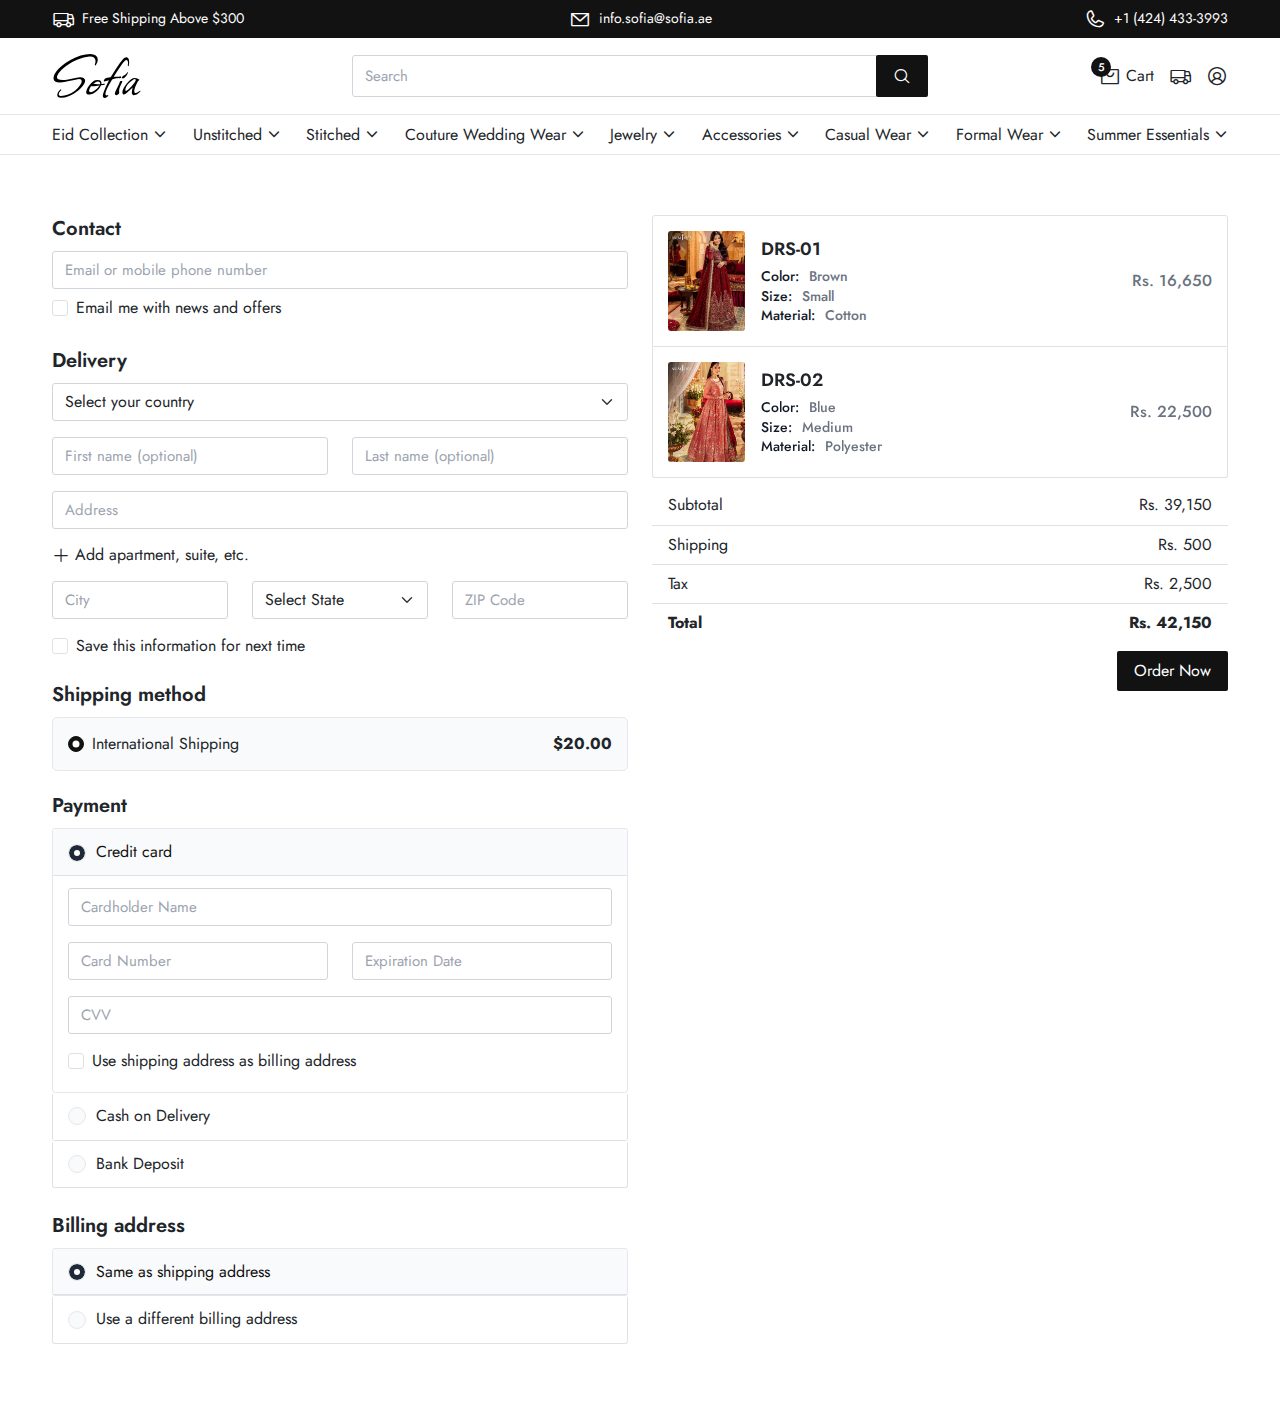
<file: checkout.html>
<!DOCTYPE html>
<html lang="en">

<head>
  <meta charset="UTF-8">
  <meta name="viewport" content="width=device-width, initial-scale=1.0">
  <title>Sofia - Women's Clothes store</title>
  <link rel="stylesheet" href="css/bootstrap.min.css">
  <link rel="stylesheet" href="css/swiper.min.css">
  <link rel="stylesheet" href="css/styles.css">
  <link rel="stylesheet" href="css/responsive.css">
  <!-- Favicon -->
  <link rel="icon" href="images/brand/favicon.svg" type="image/x-icon">
</head>

<body>
  <!-- offcanvas -->
  <div class="offcanvas offcanvas-end" id="cart_canvas">
    <div class="offcanvas-header">
      <h6 class="text-uppercase">shopping bag <span class="text-capitalize">(5 items)</span> </h6>
      <button type="button" class="btn-close" data-bs-dismiss="offcanvas"></button>
    </div>
    <div class="offcanvas-body bg-light">
      <ul class="list-unstyled">
        <li>
          <div class="card cart_product mb-3">
            <figure>
              <img src="images/products/product_1.webp" class="" alt="...">
            </figure>
            <div class="card-body">
              <h5 class="card-title">drs-01</h5>
              <p class="card-text">Rs. 16,650</p>
            </div>
            <div class="card-footer">
              <button class="btn">
                <i class="ph ph-trash"></i>
              </button>
            </div>
          </div>
        </li>
        <li>
          <div class="card cart_product mb-3">
            <figure>
              <img src="images/products/product_2.webp" class="" alt="...">
            </figure>
            <div class="card-body">
              <h5 class="card-title">drs-02</h5>
              <p class="card-text">Rs. 18,950</p>
            </div>
            <div class="card-footer">
              <button class="btn">
                <i class="ph ph-trash"></i>
              </button>
            </div>
          </div>
        </li>
        <li>
          <div class="card cart_product mb-3">
            <figure>
              <img src="images/products/product_3.webp" class="" alt="...">
            </figure>
            <div class="card-body">
              <h5 class="card-title">drs-03</h5>
              <p class="card-text">Rs. 21,350</p>
            </div>
            <div class="card-footer">
              <button class="btn">
                <i class="ph ph-trash"></i>
              </button>
            </div>
          </div>
        </li>
        <li>
          <div class="card cart_product mb-3">
            <figure>
              <img src="images/products/product_4.webp" class="" alt="...">
            </figure>
            <div class="card-body">
              <h5 class="card-title">drs-04</h5>
              <p class="card-text">Rs. 24,500</p>
            </div>
            <div class="card-footer">
              <button class="btn">
                <i class="ph ph-trash"></i>
              </button>
            </div>
          </div>
        </li>
        <li>
          <div class="card cart_product mb-3">
            <figure>
              <img src="images/products/product_5.webp" class="" alt="...">
            </figure>
            <div class="card-body">
              <h5 class="card-title">drs-05</h5>
              <p class="card-text">Rs. 28,750</p>
            </div>
            <div class="card-footer">
              <button class="btn">
                <i class="ph ph-trash"></i>
              </button>
            </div>
          </div>
        </li>
      </ul>
    </div>
    <div class="offcanvas-footer">
      <div class="d-flex gap-2 w-100 align-items-center justify-content-between">
        <h6 class="fw-normal">Sub Total</h6>
        <h6 class="fw-normal">$20.63</h6>
      </div>
      <small class="text-center w-100 mt-2 mb-3 d-block">Shipping, taxes, and discount codes calculated at checkout.</small>
      <a href="checkout.html" class="btn w-100">
        <span>Check Out</span>
      </a>
      <a href="cart.html" class="text_btn mt-2">
        <span>View all cart</span>
      </a>
    </div>
  </div>
  <!-- end offcanvas -->
  <!--============================
  =            Header            =
  =============================-->
  <header>
    <div class="header_top d-sm-block d-none xs-width py-2 text-white">
      <div class="container">
        <div class="row">
          <div class="col-sm-4">
            <div class="d-flex align-items-center justify-content-start gap-2">
              <i class="ph ph-truck"></i>
              <p class="small">Free Shipping Above $300</p>
            </div>
          </div>
          <div class="col-sm-4 d-none d-sm-block">
            <div class="d-flex align-items-center justify-content-center gap-2">
              <i class="ph ph-envelope-simple"></i>
              <p class="small">info.sofia@sofia.ae</p>
            </div>
          </div>
          <div class="col-sm-4">
            <div class="d-flex align-items-center justify-content-end gap-2">
              <i class="ph ph-phone"></i>
              <p class="small">+1 (424) 433-3993</p>
            </div>
          </div>
        </div>
      </div>
    </div>
    <div class="header_middle xs-width py-3">
      <div class="container">
        <div class="row">
          <div class="col-md-3 col-6">
            <a href="index.html" class="logo">
              <img src="images/brand/logo.svg"/ alt="Brand Logo">
            </a>
          </div>
          <div class="col-sm-6 d-md-block d-none">
            <div class="header_search_wrapper">
              <a href="#" class="header_icon d-md-none d-flex">
                <i class="ph ph-magnifying-glass"></i>
              </a>
              <form class="form-inline w-100 d-md-flex d-none">
                <div class="input-group">
                  <input type="text" class="form-control" placeholder="Search" aria-label="Search" aria-describedby="search-addon">
                  <div class="input-group-append">
                    <button class="btn btn-primary" type="submit"><i class="ph ph-magnifying-glass"></i></button>
                  </div>
                </div>
              </form>
            </div>
          </div>
          <div class="col-md-3 col-6">
            <div class="header_ecom_icons">
              <a href="cart.html" class="header_icon icon_badge" data-bs-toggle="offcanvas" data-bs-target="#cart_canvas" data-value="5">
                <i class="ph ph-shopping-bag"></i>
                <span class="d-md-block d-none">Cart</span>
              </a>
              <a href="cart.html" class="header_icon d-flex d-md-none">
                <i class="ph ph-magnifying-glass"></i>
              </a>
              <a href="track_order.html" class="header_icon d-flex">
                <i class="ph ph-truck"></i>
              </a>
              <a href="login.html" class="header_icon">
                <i class="ph ph-user-circle"></i>
              </a>
            </div>
          </div>
        </div>
      </div>
    </div>
    <div class="header_bottom xs-width">
      <div class="container">
        <div class="row">
          <div class="col-lg-12 col-sm-2">
            <button data-bs-toggle="offcanvas" data-bs-target="#menu" class="sale_btn d-lg-none px-3 d-flex">
              <i class="ph ph-list"></i>
            </button>
            <div id="menu" class="menu">
              <div class="offcanvas-header d-lg-none d-flex">
                <h5 class="">Menu</h5>
                <button type="button" class="btn-close" data-bs-dismiss="offcanvas"></button>
              </div>
              <div class="offcanvas-body overflow">
                <ul class="header_categories d-lg-flex justify-content-between align-items-center gap-4">
                  <li>
                    <a class="text-capitalize" href="javascript:void(0)">eid collection</a>
                    <div class="dropdown-menu">
                      <a href="single_collection.html" class="dropdown-item">
                        <i class="ph ph-caret-right"></i>
                        <span>Unstitched</span>
                      </a>
                      <a href="single_collection.html" class="dropdown-item">
                        <i class="ph ph-caret-right"></i>
                        <span>Stitched</span>
                      </a>
                      <a href="single_collection.html" class="dropdown-item">
                        <i class="ph ph-caret-right"></i>
                        <span>Luxury Formals</span>
                      </a>
                      <a href="collections.html" class="dropdown-item">
                        <i class="ph ph-caret-right"></i>
                        <span>View All</span>
                      </a>
                    </div>
                  </li>
                  <li>
                    <a class="text-capitalize" href="javascript:void(0)">Unstitched</a>
                    <div class="dropdown-menu">
                      <a href="single_collection.html" class="dropdown-item">
                        <i class="ph ph-caret-right"></i>
                        <span>Cotton Unstitched</span>
                      </a>
                      <a href="single_collection.html" class="dropdown-item">
                        <i class="ph ph-caret-right"></i>
                        <span>Lawn Unstitched</span>
                      </a>
                      <a href="single_collection.html" class="dropdown-item">
                        <i class="ph ph-caret-right"></i>
                        <span>Embroidered Unstitched</span>
                      </a>
                      <a href="single_collection.html" class="dropdown-item">
                        <i class="ph ph-caret-right"></i>
                        <span>Printed Unstitched</span>
                      </a>
                    </div>
                  </li>
                  <li>
                    <a class="text-capitalize" href="javascript:void(0)">Stitched</a>
                    <div class="dropdown-menu">
                      <a href="single_collection.html" class="dropdown-item">
                        <i class="ph ph-caret-right"></i>
                        <span>Casual Stitched</span>
                      </a>
                      <a href="single_collection.html" class="dropdown-item">
                        <i class="ph ph-caret-right"></i>
                        <span>Formal Stitched</span>
                      </a>
                      <a href="single_collection.html" class="dropdown-item">
                        <i class="ph ph-caret-right"></i>
                        <span>Designer Stitched</span>
                      </a>
                      <a href="single_collection.html" class="dropdown-item">
                        <i class="ph ph-caret-right"></i>
                        <span>Party Wear Stitched</span>
                      </a>
                    </div>
                  </li>
                  <li>
                    <a class="text-capitalize" href="javascript:void(0)">Couture Wedding Wear</a>
                    <div class="dropdown-menu">
                      <a href="single_collection.html" class="dropdown-item">
                        <i class="ph ph-caret-right"></i>
                        <span>Bridal Dresses</span>
                      </a>
                      <a href="single_collection.html" class="dropdown-item">
                        <i class="ph ph-caret-right"></i>
                        <span>Groom Sherwanis</span>
                      </a>
                      <a href="single_collection.html" class="dropdown-item">
                        <i class="ph ph-caret-right"></i>
                        <span>Wedding Accessories</span>
                      </a>
                    </div>
                  </li>
                  <li>
                    <a class="text-capitalize" href="javascript:void(0)">Jewelry</a>
                    <div class="dropdown-menu">
                      <a href="single_collection.html" class="dropdown-item">
                        <i class="ph ph-caret-right"></i>
                        <span>Earrings</span>
                      </a>
                      <a href="single_collection.html" class="dropdown-item">
                        <i class="ph ph-caret-right"></i>
                        <span>Necklaces</span>
                      </a>
                      <a href="single_collection.html" class="dropdown-item">
                        <i class="ph ph-caret-right"></i>
                        <span>Bracelets</span>
                      </a>
                    </div>
                  </li>
                  <li>
                    <a class="text-capitalize" href="javascript:void(0)">Accessories</a>
                    <div class="dropdown-menu">
                      <a href="single_collection.html" class="dropdown-item">
                        <i class="ph ph-caret-right"></i>
                        <span>Bags</span>
                      </a>
                      <a href="single_collection.html" class="dropdown-item">
                        <i class="ph ph-caret-right"></i>
                        <span>Belts</span>
                      </a>
                      <a href="single_collection.html" class="dropdown-item">
                        <i class="ph ph-caret-right"></i>
                        <span>Scarves</span>
                      </a>
                    </div>
                  </li>
                  <li>
                    <a class="text-capitalize" href="javascript:void(0)">Casual Wear</a>
                    <div class="dropdown-menu">
                      <a href="single_collection.html" class="dropdown-item">
                        <i class="ph ph-caret-right"></i>
                        <span>Everyday Comfort</span>
                      </a>
                      <a href="single_collection.html" class="dropdown-item">
                        <i class="ph ph-caret-right"></i>
                        <span>Weekend Vibes</span>
                      </a>
                    </div>
                  </li>
                  <li>
                    <a class="text-capitalize" href="javascript:void(0)">Formal Wear</a>
                    <div class="dropdown-menu">
                      <a href="single_collection.html" class="dropdown-item">
                        <i class="ph ph-caret-right"></i>
                        <span>Office Attire</span>
                      </a>
                      <a href="single_collection.html" class="dropdown-item">
                        <i class="ph ph-caret-right"></i>
                        <span>Business Meetings</span>
                      </a>
                    </div>
                  </li>
                  <li>
                    <a class="text-capitalize" href="javascript:void(0)">Summer Essentials</a>
                    <div class="dropdown-menu">
                      <a href="single_collection.html" class="dropdown-item">
                        <i class="ph ph-caret-right"></i>
                        <span>Light Dresses</span>
                      </a>
                      <a href="single_collection.html" class="dropdown-item">
                        <i class="ph ph-caret-right"></i>
                        <span>Breezy Tops</span>
                      </a>
                    </div>
                  </li>
                </ul>
              </div>
            </div>
          </div>
        </div>
      </div>
    </div>
  </header>
  <!--====  End of Header  ====-->
  <!--==========================
  =            Main            =
  ===========================-->
  <main>
    <!-- Checkout form -->
    <section class="checkout">
      <div class="container">
        <div class="row align-items-start">
          <div class="col-lg-6">
            <div class="checkout_form">
              <form>
                <div class="form-row mb-3">
                  <h5 class="mb-2">Contact</h5>
                  <div class="row">
                    <div class="mb-2 col-md-12">
                      <input type="email" class="form-control" placeholder="Email or mobile phone number">
                    </div>
                    <div class="mb-2 col-md-12">
                      <label class="form-check-label" for="newsEmail">
                        <input class="form-check-input" type="checkbox" id="newsEmail" value="">
                        Email me with news and offers
                      </label>
                    </div>
                  </div>
                </div>
                <div class="form-row mb-3">
                  <h5 class="mb-2">Delivery</h5>
                  <div class="row">
                    <div class="col-md-12">
                      <select class="form-select form-control mb-3" aria-label="Default select example">
                        <option selected="">Select your country</option>
                        <option value="AF">Afghanistan</option>
                        <option value="AL">Albania</option>
                        <option value="DZ">Algeria</option>
                        <option value="AS">American Samoa</option>
                        <option value="AD">Andorra</option>
                      </select>
                    </div>
                    <div class="col-md-6">
                      <div class="mb-3">
                        <input type="text" class="form-control" placeholder="First name (optional)">
                      </div>
                    </div>
                    <div class="col-md-6">
                      <div class="mb-3">
                        <input type="text" class="form-control" placeholder="Last name (optional)">
                      </div>
                    </div>
                    <div class="col-md-12">
                      <div class="mb-3">
                        <input type="text" class="form-control" placeholder="Address">
                      </div>
                    </div>
                    <div class="col-md-12">
                      <button id="addAdddressField" type="button" class="link mb-3">
                        <i class="ph ph-plus"></i>
                        <span>Add apartment, suite, etc.</span>
                      </button>
                    </div>
                    <div class="col-md-4">
                      <div class="mb-3">
                        <input type="text" class="form-control" placeholder="City">
                      </div>
                    </div>
                    <div class="col-md-4">
                      <select class="form-select form-control mb-3" aria-label="Default select example">
                        <option selected="">Select State</option>
                        <option value="AF">Afghanistan</option>
                        <option value="AL">Albania</option>
                        <option value="DZ">Algeria</option>
                        <option value="AS">American Samoa</option>
                        <option value="AD">Andorra</option>
                      </select>
                    </div>
                    <div class="col-md-4">
                      <div class="mb-3">
                        <input type="text" class="form-control" placeholder="ZIP Code">
                      </div>
                    </div>
                    <div class="col-md-12">
                      <label class="form-check-label mb-2" for="saveInfo">
                        <input class="form-check-input" type="checkbox" id="saveInfo" value="">
                        Save this information for next time
                      </label>
                    </div>
                  </div>
                </div>
                <div class="form-row mb-3">
                  <h5 class="mb-2">Shipping method</h5>
                  <div class="row">
                    <div class="col-md-12">
                      <label class="form-check-label custom-radio" for="shipMethods">
                        <input class="form-check-input" checked="" type="radio" name="shipMethod" id="shipMethods">
                        <p>International Shipping</p>
                        <strong class="ms-auto">$20.00</strong>
                      </label>
                    </div>
                  </div>
                </div>
                <div class="form-row mb-3">
                  <h5 class="mb-2">Payment</h5>
                  <div class="row">
                    <div class="col-md-12">
                      <div class="accordion radio-accordion mb-2" id="payment">
                        <div class="accordion-item">
                          <h2 class="accordion-header">
                            <button class="accordion-button" type="button" data-bs-toggle="collapse" data-bs-target="#creaditCard">
                              Credit card
                            </button>
                          </h2>
                          <div id="creaditCard" class="accordion-collapse collapse show" data-bs-parent="#payment">
                            <div class="accordion-body">
                              <div class="row">
                                <div class="col-md-12">
                                  <div class="mb-3">
                                    <input type="text" class="form-control" placeholder="Cardholder Name">
                                  </div>
                                </div>
                                <div class="col-md-6">
                                  <div class="mb-3">
                                    <input type="text" class="form-control" placeholder="Card Number">
                                  </div>
                                </div>
                                <div class="col-md-6">
                                  <div class="mb-3">
                                    <input type="text" class="form-control" placeholder="Expiration Date">
                                  </div>
                                </div>
                                <div class="col-md-12">
                                  <div class="mb-3">
                                    <input type="text" class="form-control" placeholder="CVV">
                                  </div>
                                </div>
                                <div class="col-md-12">
                                  <label class="form-check-label mb-2" for="shippingAddress">
                                    <input class="form-check-input" type="checkbox" id="shippingAddress" value="">
                                    Use shipping address as billing address
                                  </label>
                                </div>
                              </div>
                            </div>
                          </div>
                        </div>
                        <div class="accordion-item">
                          <h2 class="accordion-header">
                            <button class="accordion-button collapsed" type="button" data-bs-toggle="collapse" data-bs-target="#cashOnDelivery">
                              Cash on Delivery
                            </button>
                          </h2>
                          <div id="cashOnDelivery" class="accordion-collapse collapse" data-bs-parent="#payment">
                            <div class="accordion-body">
                              Set up Cash on Delivery (COD)
                            </div>
                          </div>
                        </div>
                        <div class="accordion-item">
                          <h2 class="accordion-header">
                            <button class="accordion-button collapsed" type="button" data-bs-toggle="collapse" data-bs-target="#bankDeposit">
                              Bank Deposit
                            </button>
                          </h2>
                          <div id="bankDeposit" class="accordion-collapse collapse" data-bs-parent="#payment">
                            <div class="accordion-body">
                              Bank Deposit
                            </div>
                          </div>
                        </div>
                      </div>
                    </div>
                  </div>
                </div>
                <div class="form-row mb-3">
                  <h5 class="mb-2">Billing address</h5>
                  <div class="row">
                    <div class="col-md-12">
                      <div class="accordion radio-accordion" id="address">
                        <div class="accordion-item">
                          <h2 class="accordion-header">
                            <button class="accordion-button" type="button" data-bs-toggle="collapse" data-bs-target="#sameAddress">
                              Same as shipping address
                            </button>
                          </h2>
                          <div id="sameAddress" class="accordion-collapse collapse show" data-bs-parent="#address"></div>
                        </div>
                        <div class="accordion-item">
                          <h2 class="accordion-header">
                            <button class="accordion-button collapsed" type="button" data-bs-toggle="collapse" data-bs-target="#billingAddress">
                              Use a different billing address
                            </button>
                          </h2>
                          <div id="billingAddress" class="accordion-collapse collapse" data-bs-parent="#address">
                            <div class="accordion-body">
                              <div class="row">
                                <div class="col-md-12">
                                  <div class="mb-3">
                                    <input type="text" class="form-control" placeholder="Billing Address">
                                  </div>
                                </div>
                                <div class="col-md-6">
                                  <div class="mb-3">
                                    <input type="text" class="form-control" placeholder="City">
                                  </div>
                                </div>
                                <div class="col-md-6">
                                  <div class="mb-3">
                                    <input type="text" class="form-control" placeholder="State">
                                  </div>
                                </div>
                                <div class="col-md-6">
                                  <div class="mb-3">
                                    <input type="text" class="form-control" placeholder="Postal Code">
                                  </div>
                                </div>
                                <div class="col-md-6">
                                  <div class="mb-3">
                                    <input type="text" class="form-control" placeholder="Country">
                                  </div>
                                </div>
                              </div>
                            </div>
                          </div>
                        </div>
                      </div>
                    </div>
                  </div>
                </div>
              </form>
            </div>
          </div>
          <div class="col-lg-6  position-sticky">
            <ul class="list-group checkout_product">
              <li class="list-group-item">
                <div class="d-flex align-items-center gap-3">
                  <figure class="checkout_product_img">
                    <img src="images/products/product_1.webp" alt="">
                  </figure>
                  <div class="checkout_product_content">
                    <h5>DRS-01</h5>
                    <ul>
                      <li>
                        Color: <strong>brown</strong>
                      </li>
                      <li>
                        Size: <strong>small</strong>
                      </li>
                      <li>
                        Material: <strong>Cotton</strong>
                      </li>
                    </ul>
                  </div>
                  <span>Rs. 16,650</span>
                </div>
              </li>
              <li class="list-group-item">
                <div class="d-flex align-items-center gap-3">
                  <figure class="checkout_product_img">
                    <img src="images/products/product_2.webp" alt="">
                  </figure>
                  <div class="checkout_product_content">
                    <h5>DRS-02</h5>
                    <ul>
                      <li>
                        Color: <strong>blue</strong>
                      </li>
                      <li>
                        Size: <strong>medium</strong>
                      </li>
                      <li>
                        Material: <strong>Polyester</strong>
                      </li>
                    </ul>
                  </div>
                  <span>Rs. 22,500</span>
                </div>
              </li>
            </ul>
            <ul class="list-group list-group-flush mt-2">
              <li class="list-group-item">
                <div class="d-flex justify-content-between align-items-center">
                  <span>Subtotal</span>
                  <span>Rs. 39,150</span>
                </div>
              </li>
              <li class="list-group-item">
                <div class="d-flex justify-content-between align-items-center">
                  <span>Shipping</span>
                  <span>Rs. 500</span>
                </div>
              </li>
              <li class="list-group-item">
                <div class="d-flex justify-content-between align-items-center">
                  <span>Tax</span>
                  <span>Rs. 2,500</span>
                </div>
              </li>
              <li class="list-group-item">
                <div class="d-flex justify-content-between align-items-center">
                  <strong>Total</strong>
                  <strong>Rs. 42,150</strong>
                </div>
              </li>
            </ul>
            <div class="text-end mt-2">
              <button class="btn"><span>Order now</span></button>
            </div>
          </div>
        </div>
      </div>
    </section>
  </main>
  <!--====  End of Main  ====-->
  <!-- Scripts Files -->
  <script src="js/jquery.min.js"></script>
  <script src="js/bootstrap.min.js"></script>
  <script src="js/swiper.min.js"></script>
  <script src="js/phosphor-icons.js"></script>
  <script src="js/script.js"></script>
</body>

</html>
</file>
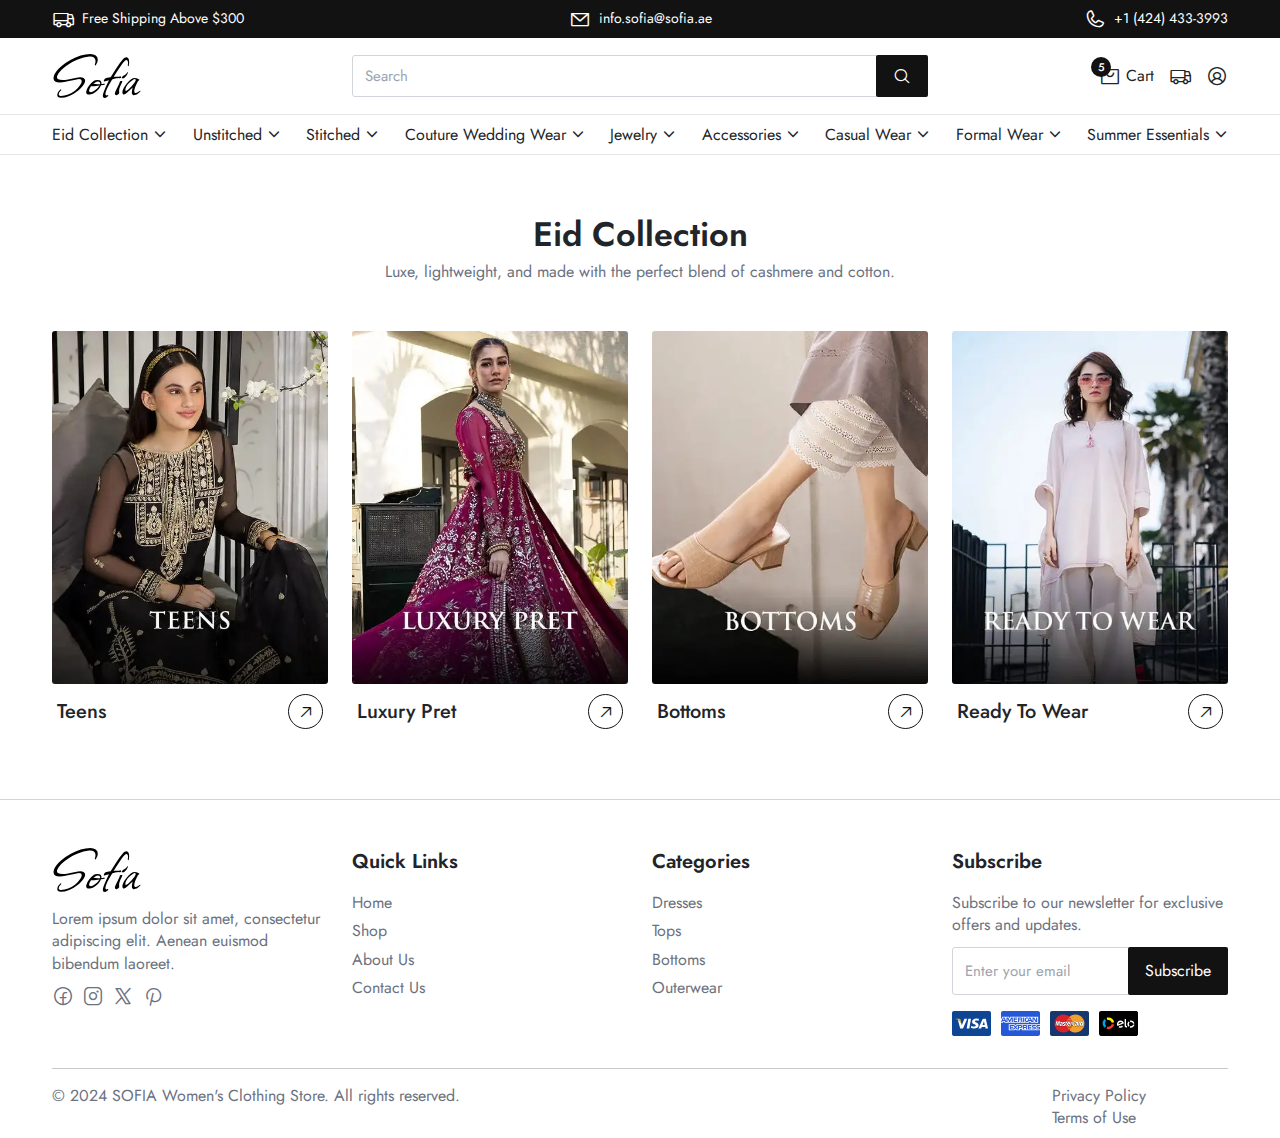
<file: collections.html>
<!DOCTYPE html>
<html lang="en">

<head>
  <meta charset="UTF-8">
  <meta name="viewport" content="width=device-width, initial-scale=1.0">
  <title>Sofia - Women's Clothes store</title>
  <link rel="stylesheet" href="css/bootstrap.min.css">
  <link rel="stylesheet" href="css/swiper.min.css">
  <link rel="stylesheet" href="css/styles.css">
  <link rel="stylesheet" href="css/responsive.css">
  <!-- Favicon -->
  <link rel="icon" href="images/brand/favicon.svg" type="image/x-icon">
</head>

<body>
  <!-- offcanvas -->
  <div class="offcanvas offcanvas-end" id="cart_canvas">
    <div class="offcanvas-header">
      <h6 class="text-uppercase">shopping bag <span class="text-capitalize">(5 items)</span> </h6>
      <button type="button" class="btn-close" data-bs-dismiss="offcanvas"></button>
    </div>
    <div class="offcanvas-body bg-light">
      <ul class="list-unstyled">
        <li>
          <div class="card cart_product mb-3">
            <figure>
              <img src="images/products/product_1.webp" class="" alt="...">
            </figure>
            <div class="card-body">
              <h5 class="card-title">drs-01</h5>
              <p class="card-text">Rs. 16,650</p>
            </div>
            <div class="card-footer">
              <button class="btn">
                <i class="ph ph-trash"></i>
              </button>
            </div>
          </div>
        </li>
        <li>
          <div class="card cart_product mb-3">
            <figure>
              <img src="images/products/product_2.webp" class="" alt="...">
            </figure>
            <div class="card-body">
              <h5 class="card-title">drs-02</h5>
              <p class="card-text">Rs. 18,950</p>
            </div>
            <div class="card-footer">
              <button class="btn">
                <i class="ph ph-trash"></i>
              </button>
            </div>
          </div>
        </li>
        <li>
          <div class="card cart_product mb-3">
            <figure>
              <img src="images/products/product_3.webp" class="" alt="...">
            </figure>
            <div class="card-body">
              <h5 class="card-title">drs-03</h5>
              <p class="card-text">Rs. 21,350</p>
            </div>
            <div class="card-footer">
              <button class="btn">
                <i class="ph ph-trash"></i>
              </button>
            </div>
          </div>
        </li>
        <li>
          <div class="card cart_product mb-3">
            <figure>
              <img src="images/products/product_4.webp" class="" alt="...">
            </figure>
            <div class="card-body">
              <h5 class="card-title">drs-04</h5>
              <p class="card-text">Rs. 24,500</p>
            </div>
            <div class="card-footer">
              <button class="btn">
                <i class="ph ph-trash"></i>
              </button>
            </div>
          </div>
        </li>
        <li>
          <div class="card cart_product mb-3">
            <figure>
              <img src="images/products/product_5.webp" class="" alt="...">
            </figure>
            <div class="card-body">
              <h5 class="card-title">drs-05</h5>
              <p class="card-text">Rs. 28,750</p>
            </div>
            <div class="card-footer">
              <button class="btn">
                <i class="ph ph-trash"></i>
              </button>
            </div>
          </div>
        </li>
      </ul>
    </div>
    <div class="offcanvas-footer">
      <div class="d-flex gap-2 w-100 align-items-center justify-content-between">
        <h6 class="fw-normal">Sub Total</h6>
        <h6 class="fw-normal">$20.63</h6>
      </div>
      <small class="text-center w-100 mt-2 mb-3 d-block">Shipping, taxes, and discount codes calculated at checkout.</small>
      <a href="checkout.html" class="btn w-100">
        <span>Check Out</span>
      </a>
      <a href="cart.html" class="text_btn mt-2">
        <span>View all cart</span>
      </a>
    </div>
  </div>
  <!-- end offcanvas -->
  <!--============================
  =            Header            =
  =============================-->
  <header>
    <div class="header_top d-sm-block d-none xs-width py-2 text-white">
      <div class="container">
        <div class="row">
          <div class="col-sm-4">
            <div class="d-flex align-items-center justify-content-start gap-2">
              <i class="ph ph-truck"></i>
              <p class="small">Free Shipping Above $300</p>
            </div>
          </div>
          <div class="col-sm-4 d-none d-sm-block">
            <div class="d-flex align-items-center justify-content-center gap-2">
              <i class="ph ph-envelope-simple"></i>
              <p class="small">info.sofia@sofia.ae</p>
            </div>
          </div>
          <div class="col-sm-4">
            <div class="d-flex align-items-center justify-content-end gap-2">
              <i class="ph ph-phone"></i>
              <p class="small">+1 (424) 433-3993</p>
            </div>
          </div>
        </div>
      </div>
    </div>
    <div class="header_middle xs-width py-3">
      <div class="container">
        <div class="row">
          <div class="col-md-3 col-6">
            <a href="index.html" class="logo">
              <img src="images/brand/logo.svg"/ alt="Brand Logo">
            </a>
          </div>
          <div class="col-sm-6 d-md-block d-none">
            <div class="header_search_wrapper">
              <a href="#" class="header_icon d-md-none d-flex">
                <i class="ph ph-magnifying-glass"></i>
              </a>
              <form class="form-inline w-100 d-md-flex d-none">
                <div class="input-group">
                  <input type="text" class="form-control" placeholder="Search" aria-label="Search" aria-describedby="search-addon">
                  <div class="input-group-append">
                    <button class="btn btn-primary" type="submit"><i class="ph ph-magnifying-glass"></i></button>
                  </div>
                </div>
              </form>
            </div>
          </div>
          <div class="col-md-3 col-6">
            <div class="header_ecom_icons">
              <a href="cart.html" class="header_icon icon_badge" data-bs-toggle="offcanvas" data-bs-target="#cart_canvas" data-value="5">
                <i class="ph ph-shopping-bag"></i>
                <span class="d-md-block d-none">Cart</span>
              </a>
              <a href="cart.html" class="header_icon d-flex d-md-none">
                <i class="ph ph-magnifying-glass"></i>
              </a>
              <a href="track_order.html" class="header_icon d-flex">
                <i class="ph ph-truck"></i>
              </a>
              <a href="login.html" class="header_icon">
                <i class="ph ph-user-circle"></i>
              </a>
            </div>
          </div>
        </div>
      </div>
    </div>
    <div class="header_bottom xs-width">
      <div class="container">
        <div class="row">
          <div class="col-lg-12 col-sm-2">
            <button data-bs-toggle="offcanvas" data-bs-target="#menu" class="sale_btn d-lg-none px-3 d-flex">
              <i class="ph ph-list"></i>
            </button>
            <div id="menu" class="menu">
              <div class="offcanvas-header d-lg-none d-flex">
                <h5 class="">Menu</h5>
                <button type="button" class="btn-close" data-bs-dismiss="offcanvas"></button>
              </div>
              <div class="offcanvas-body overflow">
                <ul class="header_categories d-lg-flex justify-content-between align-items-center gap-4">
                  <li>
                    <a class="text-capitalize" href="javascript:void(0)">eid collection</a>
                    <div class="dropdown-menu">
                      <a href="single_collection.html" class="dropdown-item">
                        <i class="ph ph-caret-right"></i>
                        <span>Unstitched</span>
                      </a>
                      <a href="single_collection.html" class="dropdown-item">
                        <i class="ph ph-caret-right"></i>
                        <span>Stitched</span>
                      </a>
                      <a href="single_collection.html" class="dropdown-item">
                        <i class="ph ph-caret-right"></i>
                        <span>Luxury Formals</span>
                      </a>
                      <a href="collections.html" class="dropdown-item">
                        <i class="ph ph-caret-right"></i>
                        <span>View All</span>
                      </a>
                    </div>
                  </li>
                  <li>
                    <a class="text-capitalize" href="javascript:void(0)">Unstitched</a>
                    <div class="dropdown-menu">
                      <a href="single_collection.html" class="dropdown-item">
                        <i class="ph ph-caret-right"></i>
                        <span>Cotton Unstitched</span>
                      </a>
                      <a href="single_collection.html" class="dropdown-item">
                        <i class="ph ph-caret-right"></i>
                        <span>Lawn Unstitched</span>
                      </a>
                      <a href="single_collection.html" class="dropdown-item">
                        <i class="ph ph-caret-right"></i>
                        <span>Embroidered Unstitched</span>
                      </a>
                      <a href="single_collection.html" class="dropdown-item">
                        <i class="ph ph-caret-right"></i>
                        <span>Printed Unstitched</span>
                      </a>
                    </div>
                  </li>
                  <li>
                    <a class="text-capitalize" href="javascript:void(0)">Stitched</a>
                    <div class="dropdown-menu">
                      <a href="single_collection.html" class="dropdown-item">
                        <i class="ph ph-caret-right"></i>
                        <span>Casual Stitched</span>
                      </a>
                      <a href="single_collection.html" class="dropdown-item">
                        <i class="ph ph-caret-right"></i>
                        <span>Formal Stitched</span>
                      </a>
                      <a href="single_collection.html" class="dropdown-item">
                        <i class="ph ph-caret-right"></i>
                        <span>Designer Stitched</span>
                      </a>
                      <a href="single_collection.html" class="dropdown-item">
                        <i class="ph ph-caret-right"></i>
                        <span>Party Wear Stitched</span>
                      </a>
                    </div>
                  </li>
                  <li>
                    <a class="text-capitalize" href="javascript:void(0)">Couture Wedding Wear</a>
                    <div class="dropdown-menu">
                      <a href="single_collection.html" class="dropdown-item">
                        <i class="ph ph-caret-right"></i>
                        <span>Bridal Dresses</span>
                      </a>
                      <a href="single_collection.html" class="dropdown-item">
                        <i class="ph ph-caret-right"></i>
                        <span>Groom Sherwanis</span>
                      </a>
                      <a href="single_collection.html" class="dropdown-item">
                        <i class="ph ph-caret-right"></i>
                        <span>Wedding Accessories</span>
                      </a>
                    </div>
                  </li>
                  <li>
                    <a class="text-capitalize" href="javascript:void(0)">Jewelry</a>
                    <div class="dropdown-menu">
                      <a href="single_collection.html" class="dropdown-item">
                        <i class="ph ph-caret-right"></i>
                        <span>Earrings</span>
                      </a>
                      <a href="single_collection.html" class="dropdown-item">
                        <i class="ph ph-caret-right"></i>
                        <span>Necklaces</span>
                      </a>
                      <a href="single_collection.html" class="dropdown-item">
                        <i class="ph ph-caret-right"></i>
                        <span>Bracelets</span>
                      </a>
                    </div>
                  </li>
                  <li>
                    <a class="text-capitalize" href="javascript:void(0)">Accessories</a>
                    <div class="dropdown-menu">
                      <a href="single_collection.html" class="dropdown-item">
                        <i class="ph ph-caret-right"></i>
                        <span>Bags</span>
                      </a>
                      <a href="single_collection.html" class="dropdown-item">
                        <i class="ph ph-caret-right"></i>
                        <span>Belts</span>
                      </a>
                      <a href="single_collection.html" class="dropdown-item">
                        <i class="ph ph-caret-right"></i>
                        <span>Scarves</span>
                      </a>
                    </div>
                  </li>
                  <li>
                    <a class="text-capitalize" href="javascript:void(0)">Casual Wear</a>
                    <div class="dropdown-menu">
                      <a href="single_collection.html" class="dropdown-item">
                        <i class="ph ph-caret-right"></i>
                        <span>Everyday Comfort</span>
                      </a>
                      <a href="single_collection.html" class="dropdown-item">
                        <i class="ph ph-caret-right"></i>
                        <span>Weekend Vibes</span>
                      </a>
                    </div>
                  </li>
                  <li>
                    <a class="text-capitalize" href="javascript:void(0)">Formal Wear</a>
                    <div class="dropdown-menu">
                      <a href="single_collection.html" class="dropdown-item">
                        <i class="ph ph-caret-right"></i>
                        <span>Office Attire</span>
                      </a>
                      <a href="single_collection.html" class="dropdown-item">
                        <i class="ph ph-caret-right"></i>
                        <span>Business Meetings</span>
                      </a>
                    </div>
                  </li>
                  <li>
                    <a class="text-capitalize" href="javascript:void(0)">Summer Essentials</a>
                    <div class="dropdown-menu">
                      <a href="single_collection.html" class="dropdown-item">
                        <i class="ph ph-caret-right"></i>
                        <span>Light Dresses</span>
                      </a>
                      <a href="single_collection.html" class="dropdown-item">
                        <i class="ph ph-caret-right"></i>
                        <span>Breezy Tops</span>
                      </a>
                    </div>
                  </li>
                </ul>
              </div>
            </div>
          </div>
        </div>
      </div>
    </div>
  </header>
  <!--====  End of Footer  ====-->
  <!--==========================
  =            Main            =
  ===========================-->
  <main>
    <!-- collections -->
    <section class="collections">
      <div class="container">
        <div class="row">
          <div class="col-12 text-center mb-5">
            <hgroup>
              <h2 class="heading">Eid Collection</h2>
              <p class="text_line">Luxe, lightweight, and made with the perfect blend of cashmere and cotton.</p>
            </hgroup>
          </div>
          <div class="col-12">
            <div class="row products_row">
              <div class="col-lg-3 col-md-4 col-6 mb-3">
                <a href="single_collection.html" class="card collection_card">
                  <figure class="collection_img">
                    <img src="images/collections/collection_1.webp" class="card-img-top lazy" alt="Luxury Formals">
                  </figure>
                  <div class="card-body">
                    <h5 class="card-title">teens</h5>
                    <button class="btn outline">
                      <i class="ph ph-arrow-up-right"></i>
                    </button>
                  </div>
                </a>
              </div>
              <div class="col-lg-3 col-md-4 col-6 mb-3">
                <a href="single_collection.html" class="card collection_card">
                  <figure class="collection_img">
                    <img src="images/collections/collection_2.webp" class="card-img-top lazy" alt="Luxury Pret">
                  </figure>
                  <div class="card-body">
                    <h5 class="card-title">Luxury Pret</h5>
                    <button class="btn outline">
                      <i class="ph ph-arrow-up-right"></i>
                    </button>
                  </div>
                </a>
              </div>
              <div class="col-lg-3 col-md-4 col-6 mb-3">
                <a href="single_collection.html" class="card collection_card">
                  <figure class="collection_img">
                    <img src="images/collections/collection_3.webp" class="card-img-top" alt="Kids">
                  </figure>
                  <div class="card-body">
                    <h5 lazy class="card-title">bottoms</h5>
                    <button class="btn outline">
                      <i class="ph ph-arrow-up-right"></i>
                    </button>
                  </div>
                </a>
              </div>
              <div class="col-lg-3 col-md-4 col-6 mb-3">
                <a href="single_collection.html" class="card collection_card">
                  <figure class="collection_img">
                    <img src="images/collections/collection_4.webp" class="card-img-top lazy" alt="Menswear">
                  </figure>
                  <div class="card-body">
                    <h5 class="card-title">ready to wear</h5>
                    <button class="btn outline">
                      <i class="ph ph-arrow-up-right"></i>
                    </button>
                  </div>
                </a>
              </div>
            </div>
          </div>
        </div>
      </div>
    </section>
    <!-- collections end -->
  </main>
  <!--====  End of Main  ====-->
  <!--============================
  =            Footer            =
  =============================-->
  <footer class="footer pt-5 pb-2">
    <div class="container">
      <div class="row">
        <div class="col-lg-3 col-md-4 col-sm-6 col-12 mb-3">
          <a href="index.html" class="logo mx-0 mb-3">
            <img src="images/brand/logo.svg" alt="">
          </a>
          <p>Lorem ipsum dolor sit amet, consectetur adipiscing elit. Aenean euismod bibendum laoreet.</p>
          <div class="d-flex gap-2 align-items-center">
            <a href="#"><i class="ph ph-facebook-logo"></i></a>
            <a href="#"><i class="ph ph-instagram-logo"></i></a>
            <a href="#"><i class="ph ph-x-logo"></i></a>
            <a href="#"><i class="ph ph-pinterest-logo"></i></a>
          </div>
        </div>
        <div class="col-lg-3 col-md-4 col-sm-6 col-12 mb-3">
          <h5 class="mb-3">Quick Links</h5>
          <ul class="list-unstyled">
            <li><a href="index.html">Home</a></li>
            <li><a href="single_collection.html">Shop</a></li>
            <li><a href="about.html">About Us</a></li>
            <li><a href="contact.html">Contact Us</a></li>
          </ul>
        </div>
        <div class="col-lg-3 col-md-4 col-sm-6 col-12 mb-3">
          <h5 class="mb-3">Categories</h5>
          <ul class="list-unstyled">
            <li><a href="#">Dresses</a></li>
            <li><a href="#">Tops</a></li>
            <li><a href="#">Bottoms</a></li>
            <li><a href="#">Outerwear</a></li>
          </ul>
        </div>
        <div class="col-lg-3 col-md-4 col-sm-6 col-12 mb-3">
          <h5 class="mb-3">Subscribe</h5>
          <p>Subscribe to our newsletter for exclusive offers and updates.</p>
          <form action="#" method="post" class="subscribe-form">
            <div class="input-group">
              <input type="email" class="form-control" placeholder="Enter your email" required>
              <div class="input-group-append">
                <button class="btn btn-primary" type="submit">Subscribe</button>
              </div>
            </div>
          </form>
          <div class="footer_payment_methods mt-3">
            <figure class="method">
              <img src="images/payments/visa.svg" alt="visa">
            </figure>
            <figure class="method">
              <img src="images/payments/amex.svg" alt="amex">
            </figure>
            <figure class="method">
              <img src="images/payments/mastercard.svg" alt="mastercard">
            </figure>
            <figure class="method">
              <img src="images/payments/elo.svg" alt="elo">
            </figure>
          </div>
        </div>
      </div>
      <hr>
      <div class="row">
        <div class="col-md-10">
          <p>&copy; 2024 SOFIA Women's Clothing Store. All rights reserved.</p>
        </div>
        <div class="col-md-2 text-md-right">
          <ul class="list-inline">
            <li class="list-inline-item"><a href="privacy_policy.html">Privacy Policy</a></li>
            <li class="list-inline-item"><a href="term_conditions.html">Terms of Use</a></li>
          </ul>
        </div>
      </div>
    </div>
  </footer>
  <!--====  End of Footer  ====-->
  <!-- Scripts Files -->
  <script src="js/jquery.min.js"></script>
  <script src="js/bootstrap.min.js"></script>
  <script src="js/swiper.min.js"></script>
  <script src="js/phosphor-icons.js"></script>
  <script src="js/script.js"></script>
</body>

</html>
</file>
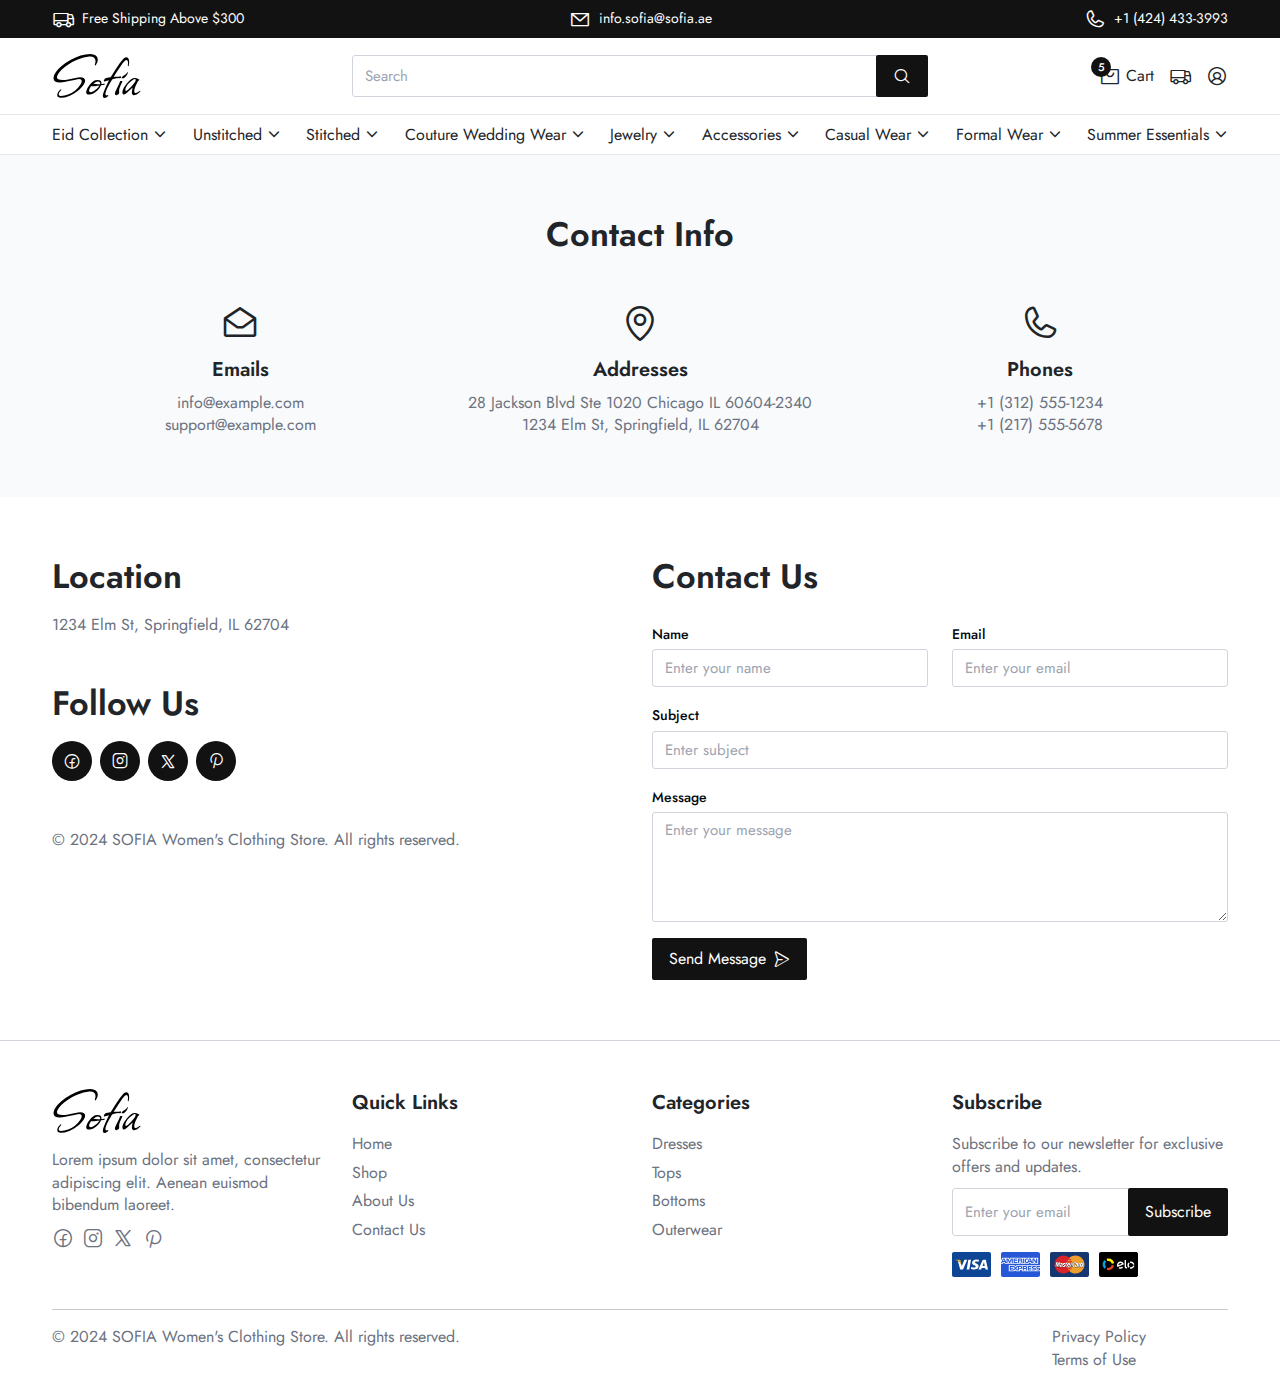
<file: contact.html>
<!DOCTYPE html>
<html lang="en">

<head>
  <meta charset="UTF-8">
  <meta name="viewport" content="width=device-width, initial-scale=1.0">
  <title>Sofia - Women's Clothes store</title>
  <link rel="stylesheet" href="css/bootstrap.min.css">
  <link rel="stylesheet" href="css/swiper.min.css">
  <link rel="stylesheet" href="css/styles.css">
  <link rel="stylesheet" href="css/responsive.css">
  <!-- Favicon -->
  <link rel="icon" href="images/brand/favicon.svg" type="image/x-icon">
</head>

<body>
  <!-- offcanvas -->
  <div class="offcanvas offcanvas-end" id="cart_canvas">
    <div class="offcanvas-header">
      <h6 class="text-uppercase">shopping bag <span class="text-capitalize">(5 items)</span> </h6>
      <button type="button" class="btn-close" data-bs-dismiss="offcanvas"></button>
    </div>
    <div class="offcanvas-body bg-light">
      <ul class="list-unstyled">
        <li>
          <div class="card cart_product mb-3">
            <figure>
              <a href="single_product.html"><img src="images/products/product_1.webp" class="" alt="..."></a>
            </figure>
            <div class="card-body">
              <h5 class="card-title">drs-01</h5>
              <p class="card-text">Rs. 16,650</p>
            </div>
            <div class="card-footer">
              <button class="btn">
                <i class="ph ph-trash"></i>
              </button>
            </div>
          </div>
        </li>
        <li>
          <div class="card cart_product mb-3">
            <figure>
              <a href="single_product.html"><img src="images/products/product_2.webp" class="" alt="..."></a>
            </figure>
            <div class="card-body">
              <h5 class="card-title">drs-02</h5>
              <p class="card-text">Rs. 18,950</p>
            </div>
            <div class="card-footer">
              <button class="btn">
                <i class="ph ph-trash"></i>
              </button>
            </div>
          </div>
        </li>
        <li>
          <div class="card cart_product mb-3">
            <figure>
              <a href="single_product.html"><img src="images/products/product_3.webp" class="" alt="..."></a>
            </figure>
            <div class="card-body">
              <h5 class="card-title">drs-03</h5>
              <p class="card-text">Rs. 21,350</p>
            </div>
            <div class="card-footer">
              <button class="btn">
                <i class="ph ph-trash"></i>
              </button>
            </div>
          </div>
        </li>
        <li>
          <div class="card cart_product mb-3">
            <figure>
              <a href="single_product.html"><img src="images/products/product_4.webp" class="" alt="..."></a>
            </figure>
            <div class="card-body">
              <h5 class="card-title">drs-04</h5>
              <p class="card-text">Rs. 24,500</p>
            </div>
            <div class="card-footer">
              <button class="btn">
                <i class="ph ph-trash"></i>
              </button>
            </div>
          </div>
        </li>
        <li>
          <div class="card cart_product mb-3">
            <figure>
              <a href="single_product.html"><img src="images/products/product_5.webp" class="" alt="..."></a>
            </figure>
            <div class="card-body">
              <h5 class="card-title">drs-05</h5>
              <p class="card-text">Rs. 28,750</p>
            </div>
            <div class="card-footer">
              <button class="btn">
                <i class="ph ph-trash"></i>
              </button>
            </div>
          </div>
        </li>
      </ul>
    </div>
    <div class="offcanvas-footer">
      <div class="d-flex gap-2 w-100 align-items-center justify-content-between">
        <h6 class="fw-normal">Sub Total</h6>
        <h6 class="fw-normal">$20.63</h6>
      </div>
      <small class="text-center w-100 mt-2 mb-3 d-block">Shipping, taxes, and discount codes calculated at checkout.</small>
      <a href="checkout.html" class="btn w-100">
        <span>Check Out</span>
      </a>
      <a href="cart.html" class="text_btn mt-2">
        <span>View all cart</span>
      </a>
    </div>
  </div>
  <!-- end offcanvas -->
  <!--============================
  =            Header            =
  =============================-->
  <header>
    <div class="header_top d-sm-block d-none xs-width py-2 text-white">
      <div class="container">
        <div class="row">
          <div class="col-sm-4">
            <div class="d-flex align-items-center justify-content-start gap-2">
              <i class="ph ph-truck"></i>
              <p class="small">Free Shipping Above $300</p>
            </div>
          </div>
          <div class="col-sm-4 d-none d-sm-block">
            <div class="d-flex align-items-center justify-content-center gap-2">
              <i class="ph ph-envelope-simple"></i>
              <p class="small">info.sofia@sofia.ae</p>
            </div>
          </div>
          <div class="col-sm-4">
            <div class="d-flex align-items-center justify-content-end gap-2">
              <i class="ph ph-phone"></i>
              <p class="small">+1 (424) 433-3993</p>
            </div>
          </div>
        </div>
      </div>
    </div>
    <div class="header_middle xs-width py-3">
      <div class="container">
        <div class="row">
          <div class="col-md-3 col-6">
            <a href="index.html" class="logo">
              <img src="images/brand/logo.svg"/ alt="Brand Logo">
            </a>
          </div>
          <div class="col-sm-6 d-md-block d-none">
            <div class="header_search_wrapper">
              <a href="#" class="header_icon d-md-none d-flex">
                <i class="ph ph-magnifying-glass"></i>
              </a>
              <form class="form-inline w-100 d-md-flex d-none">
                <div class="input-group">
                  <input type="text" class="form-control" placeholder="Search" aria-label="Search" aria-describedby="search-addon">
                  <div class="input-group-append">
                    <button class="btn btn-primary" type="submit"><i class="ph ph-magnifying-glass"></i></button>
                  </div>
                </div>
              </form>
            </div>
          </div>
          <div class="col-md-3 col-6">
            <div class="header_ecom_icons">
              <a href="cart.html" class="header_icon icon_badge" data-bs-toggle="offcanvas" data-bs-target="#cart_canvas" data-value="5">
                <i class="ph ph-shopping-bag"></i>
                <span class="d-md-block d-none">Cart</span>
              </a>
              <a href="cart.html" class="header_icon d-flex d-md-none">
                <i class="ph ph-magnifying-glass"></i>
              </a>
              <a href="track_order.html" class="header_icon d-flex">
                <i class="ph ph-truck"></i>
              </a>
              <a href="login.html" class="header_icon">
                <i class="ph ph-user-circle"></i>
              </a>
            </div>
          </div>
        </div>
      </div>
    </div>
    <div class="header_bottom xs-width">
      <div class="container">
        <div class="row">
          <div class="col-lg-12 col-sm-2">
            <button data-bs-toggle="offcanvas" data-bs-target="#menu" class="sale_btn d-lg-none px-3 d-flex">
              <i class="ph ph-list"></i>
            </button>
            <div id="menu" class="menu">
              <div class="offcanvas-header d-lg-none d-flex">
                <h5 class="">Menu</h5>
                <button type="button" class="btn-close" data-bs-dismiss="offcanvas"></button>
              </div>
              <div class="offcanvas-body overflow">
                <ul class="header_categories d-lg-flex justify-content-between align-items-center gap-4">
                  <li>
                    <a class="text-capitalize" href="javascript:void(0)">eid collection</a>
                    <div class="dropdown-menu">
                      <a href="single_collection.html" class="dropdown-item">
                        <i class="ph ph-caret-right"></i>
                        <span>Unstitched</span>
                      </a>
                      <a href="single_collection.html" class="dropdown-item">
                        <i class="ph ph-caret-right"></i>
                        <span>Stitched</span>
                      </a>
                      <a href="single_collection.html" class="dropdown-item">
                        <i class="ph ph-caret-right"></i>
                        <span>Luxury Formals</span>
                      </a>
                      <a href="collections.html" class="dropdown-item">
                        <i class="ph ph-caret-right"></i>
                        <span>View All</span>
                      </a>
                    </div>
                  </li>
                  <li>
                    <a class="text-capitalize" href="javascript:void(0)">Unstitched</a>
                    <div class="dropdown-menu">
                      <a href="single_collection.html" class="dropdown-item">
                        <i class="ph ph-caret-right"></i>
                        <span>Cotton Unstitched</span>
                      </a>
                      <a href="single_collection.html" class="dropdown-item">
                        <i class="ph ph-caret-right"></i>
                        <span>Lawn Unstitched</span>
                      </a>
                      <a href="single_collection.html" class="dropdown-item">
                        <i class="ph ph-caret-right"></i>
                        <span>Embroidered Unstitched</span>
                      </a>
                      <a href="single_collection.html" class="dropdown-item">
                        <i class="ph ph-caret-right"></i>
                        <span>Printed Unstitched</span>
                      </a>
                    </div>
                  </li>
                  <li>
                    <a class="text-capitalize" href="javascript:void(0)">Stitched</a>
                    <div class="dropdown-menu">
                      <a href="single_collection.html" class="dropdown-item">
                        <i class="ph ph-caret-right"></i>
                        <span>Casual Stitched</span>
                      </a>
                      <a href="single_collection.html" class="dropdown-item">
                        <i class="ph ph-caret-right"></i>
                        <span>Formal Stitched</span>
                      </a>
                      <a href="single_collection.html" class="dropdown-item">
                        <i class="ph ph-caret-right"></i>
                        <span>Designer Stitched</span>
                      </a>
                      <a href="single_collection.html" class="dropdown-item">
                        <i class="ph ph-caret-right"></i>
                        <span>Party Wear Stitched</span>
                      </a>
                    </div>
                  </li>
                  <li>
                    <a class="text-capitalize" href="javascript:void(0)">Couture Wedding Wear</a>
                    <div class="dropdown-menu">
                      <a href="single_collection.html" class="dropdown-item">
                        <i class="ph ph-caret-right"></i>
                        <span>Bridal Dresses</span>
                      </a>
                      <a href="single_collection.html" class="dropdown-item">
                        <i class="ph ph-caret-right"></i>
                        <span>Groom Sherwanis</span>
                      </a>
                      <a href="single_collection.html" class="dropdown-item">
                        <i class="ph ph-caret-right"></i>
                        <span>Wedding Accessories</span>
                      </a>
                    </div>
                  </li>
                  <li>
                    <a class="text-capitalize" href="javascript:void(0)">Jewelry</a>
                    <div class="dropdown-menu">
                      <a href="single_collection.html" class="dropdown-item">
                        <i class="ph ph-caret-right"></i>
                        <span>Earrings</span>
                      </a>
                      <a href="single_collection.html" class="dropdown-item">
                        <i class="ph ph-caret-right"></i>
                        <span>Necklaces</span>
                      </a>
                      <a href="single_collection.html" class="dropdown-item">
                        <i class="ph ph-caret-right"></i>
                        <span>Bracelets</span>
                      </a>
                    </div>
                  </li>
                  <li>
                    <a class="text-capitalize" href="javascript:void(0)">Accessories</a>
                    <div class="dropdown-menu">
                      <a href="single_collection.html" class="dropdown-item">
                        <i class="ph ph-caret-right"></i>
                        <span>Bags</span>
                      </a>
                      <a href="single_collection.html" class="dropdown-item">
                        <i class="ph ph-caret-right"></i>
                        <span>Belts</span>
                      </a>
                      <a href="single_collection.html" class="dropdown-item">
                        <i class="ph ph-caret-right"></i>
                        <span>Scarves</span>
                      </a>
                    </div>
                  </li>
                  <li>
                    <a class="text-capitalize" href="javascript:void(0)">Casual Wear</a>
                    <div class="dropdown-menu">
                      <a href="single_collection.html" class="dropdown-item">
                        <i class="ph ph-caret-right"></i>
                        <span>Everyday Comfort</span>
                      </a>
                      <a href="single_collection.html" class="dropdown-item">
                        <i class="ph ph-caret-right"></i>
                        <span>Weekend Vibes</span>
                      </a>
                    </div>
                  </li>
                  <li>
                    <a class="text-capitalize" href="javascript:void(0)">Formal Wear</a>
                    <div class="dropdown-menu">
                      <a href="single_collection.html" class="dropdown-item">
                        <i class="ph ph-caret-right"></i>
                        <span>Office Attire</span>
                      </a>
                      <a href="single_collection.html" class="dropdown-item">
                        <i class="ph ph-caret-right"></i>
                        <span>Business Meetings</span>
                      </a>
                    </div>
                  </li>
                  <li>
                    <a class="text-capitalize" href="javascript:void(0)">Summer Essentials</a>
                    <div class="dropdown-menu">
                      <a href="single_collection.html" class="dropdown-item">
                        <i class="ph ph-caret-right"></i>
                        <span>Light Dresses</span>
                      </a>
                      <a href="single_collection.html" class="dropdown-item">
                        <i class="ph ph-caret-right"></i>
                        <span>Breezy Tops</span>
                      </a>
                    </div>
                  </li>
                </ul>
              </div>
            </div>
          </div>
        </div>
      </div>
    </div>
  </header>
  <!--====  End of Header  ====-->
  <!--==========================
  =            Main            =
  ===========================-->
  <main>
    <!--  contact info -->
    <section class="contact_info bg">
      <div class="container">
        <div class="row mb-5">
          <div class="col-12">
            <h2 class="heading text-center">Contact Info</h2>
          </div>
        </div>
        <div class="row gy-4">
          <div class="col-lg-4">
            <div class="card text-center">
              <div class="card-body p-0">
                <div class="mb-2">
                  <i class="ph ph-envelope-simple-open fs-1"></i>
                </div>
                <h5 class="card-title mb-2">Emails</h5>
                <p class="card-text">info@example.com</p>
                <p class="card-text">support@example.com</p>
              </div>
            </div>
          </div>
          <div class="col-lg-4">
            <div class="card text-center">
              <div class="card-body p-0">
                <div class="mb-2">
                  <i class="ph ph-map-pin fs-1"></i>
                </div>
                <h5 class="card-title mb-2">Addresses</h5>
                <p class="card-text">28 Jackson Blvd Ste 1020 Chicago IL 60604-2340</p>
                <p class="card-text">1234 Elm St, Springfield, IL 62704</p>
              </div>
            </div>
          </div>
          <div class="col-lg-4">
            <div class="card text-center">
              <div class="card-body p-0">
                <div class="mb-2">
                  <i class="ph ph-phone fs-1"></i>
                </div>
                <h5 class="card-title mb-2">Phones</h5>
                <p class="card-text">+1 (312) 555-1234</p>
                <p class="card-text">+1 (217) 555-5678</p>
              </div>
            </div>
          </div>
        </div>
      </div>
    </section>
    <!--  contact us -->
    <section class="contact">
      <div class="container">
        <div class="row gy-5">
          <div class="col-lg-6">
            <hgroup class="mb-sm-5 mb-4">
              <h2 class="heading mb-3">Location</h2>
              <p class="text_line">1234 Elm St, Springfield, IL 62704</p>
            </hgroup>
            <hgroup class="mb-sm-5 mb-4">
              <h2 class="heading mb-3">Follow Us</h2>
              <div class="contact_social d-flex gap-2 align-items-center">
                <a href="#"><i class="ph ph-facebook-logo"></i></a>
                <a href="#"><i class="ph ph-instagram-logo"></i></a>
                <a href="#"><i class="ph ph-x-logo"></i></a>
                <a href="#"><i class="ph ph-pinterest-logo"></i></a>
              </div>
            </hgroup>
            <p class="text_line">© 2024 SOFIA Women's Clothing Store. All rights reserved.</p>
          </div>
          <div class="col-lg-6">
            <h2 class="heading mb-4">Contact Us</h2>
            <form class="contact_form">
              <div class="row">
                <div class="col-md-6">
                  <div class="mb-3">
                    <label for="name" class="form-label">Name</label>
                    <input type="text" class="form-control" required id="name" placeholder="Enter your name">
                  </div>
                </div>
                <div class="col-md-6">
                  <div class="mb-3">
                    <label for="email" class="form-label">Email</label>
                    <input type="email" class="form-control" required id="email" placeholder="Enter your email">
                  </div>
                </div>
                <div class="col-md-12">
                  <div class="mb-3">
                    <label for="subject" class="form-label">Subject</label>
                    <input type="text" class="form-control" required id="subject" placeholder="Enter subject">
                  </div>
                </div>
                <div class="col-md-12">
                  <div class="mb-3">
                    <label for="message" class="form-label">Message</label>
                    <textarea class="form-control" required id="message" rows="4" placeholder="Enter your message"></textarea>
                  </div>
                </div>
                <div class="col-md-12">
                  <button type="submit" class="btn">
                    <span>Send Message</span>
                    <i class="ph ph-paper-plane-right"></i>
                  </button>
                </div>
              </div>
            </form>
          </div>
        </div>
      </div>
    </section>
  </main>
  <!--====  End of Main  ====-->
  <!--============================
  =            Footer            =
  =============================-->
  <footer class="footer pt-5 pb-2">
    <div class="container">
      <div class="row">
        <div class="col-lg-3 col-md-4 col-sm-6 col-12 mb-3">
          <a href="index.html" class="logo mx-0 mb-3">
            <img src="images/brand/logo.svg" alt="">
          </a>
          <p>Lorem ipsum dolor sit amet, consectetur adipiscing elit. Aenean euismod bibendum laoreet.</p>
          <div class="d-flex gap-2 align-items-center">
            <a href="#"><i class="ph ph-facebook-logo"></i></a>
            <a href="#"><i class="ph ph-instagram-logo"></i></a>
            <a href="#"><i class="ph ph-x-logo"></i></a>
            <a href="#"><i class="ph ph-pinterest-logo"></i></a>
          </div>
        </div>
        <div class="col-lg-3 col-md-4 col-sm-6 col-12 mb-3">
          <h5 class="mb-3">Quick Links</h5>
          <ul class="list-unstyled">
            <li><a href="index.html">Home</a></li>
            <li><a href="single_collection.html">Shop</a></li>
            <li><a href="about.html">About Us</a></li>
            <li><a href="contact.html">Contact Us</a></li>
          </ul>
        </div>
        <div class="col-lg-3 col-md-4 col-sm-6 col-12 mb-3">
          <h5 class="mb-3">Categories</h5>
          <ul class="list-unstyled">
            <li><a href="#">Dresses</a></li>
            <li><a href="#">Tops</a></li>
            <li><a href="#">Bottoms</a></li>
            <li><a href="#">Outerwear</a></li>
          </ul>
        </div>
        <div class="col-lg-3 col-md-4 col-sm-6 col-12 mb-3">
          <h5 class="mb-3">Subscribe</h5>
          <p>Subscribe to our newsletter for exclusive offers and updates.</p>
          <form action="#" method="post" class="subscribe-form">
            <div class="input-group">
              <input type="email" class="form-control" placeholder="Enter your email" required>
              <div class="input-group-append">
                <button class="btn btn-primary" type="submit">Subscribe</button>
              </div>
            </div>
          </form>
          <div class="footer_payment_methods mt-3">
            <figure class="method">
              <img src="images/payments/visa.svg" alt="visa">
            </figure>
            <figure class="method">
              <img src="images/payments/amex.svg" alt="amex">
            </figure>
            <figure class="method">
              <img src="images/payments/mastercard.svg" alt="mastercard">
            </figure>
            <figure class="method">
              <img src="images/payments/elo.svg" alt="elo">
            </figure>
          </div>
        </div>
      </div>
      <hr>
      <div class="row">
        <div class="col-md-10">
          <p>&copy; 2024 SOFIA Women's Clothing Store. All rights reserved.</p>
        </div>
        <div class="col-md-2 text-md-right">
          <ul class="list-inline">
            <li class="list-inline-item"><a href="privacy_policy.html">Privacy Policy</a></li>
            <li class="list-inline-item"><a href="term_conditions.html">Terms of Use</a></li>
          </ul>
        </div>
      </div>
    </div>
  </footer>
  <!--====  End of Footer  ====-->
  <!-- Scripts Files -->
  <script src="js/jquery.min.js"></script>
  <script src="js/bootstrap.min.js"></script>
  <script src="js/swiper.min.js"></script>
  <script src="js/phosphor-icons.js"></script>
  <script src="js/script.js"></script>
</body>

</html>
</file>
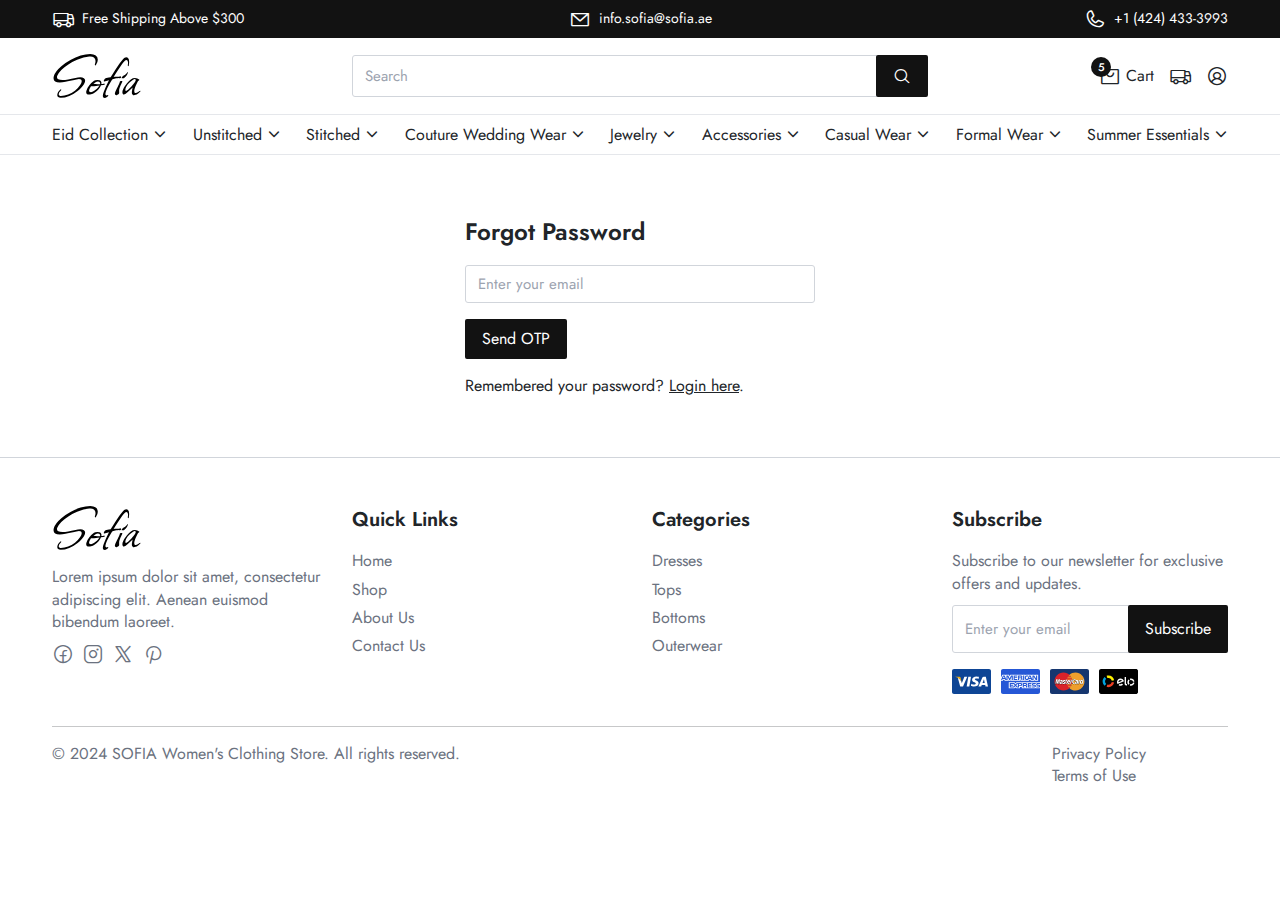
<file: forgot.html>
<!DOCTYPE html>
<html lang="en">

<head>
  <meta charset="UTF-8">
  <meta name="viewport" content="width=device-width, initial-scale=1.0">
  <title>Sofia - Women's Clothes store</title>
  <link rel="stylesheet" href="css/bootstrap.min.css">
  <link rel="stylesheet" href="css/swiper.min.css">
  <link rel="stylesheet" href="css/styles.css">
  <link rel="stylesheet" href="css/responsive.css">
  <!-- Favicon -->
  <link rel="icon" href="images/brand/favicon.svg" type="image/x-icon">
</head>

<body>
  <!-- offcanvas -->
  <div class="offcanvas offcanvas-end" tabindex="-1" id="cart_canvas" aria-labelledby="offcanvasExampleLabel">
    <div class="offcanvas-header">
      <h6 class="text-uppercase">shopping bag <span class="text-capitalize">(5 items)</span> </h6>
      <button type="button" class="btn-close" data-bs-dismiss="offcanvas"></button>
    </div>
    <div class="offcanvas-body bg-light">
      <ul class="list-unstyled">
        <li>
          <div class="card cart_product mb-3">
            <figure>
              <img src="images/products/product_1.webp" class="" alt="...">
            </figure>
            <div class="card-body">
              <h5 class="card-title">drs-01</h5>
              <p class="card-text">Rs. 16,650</p>
            </div>
            <div class="card-footer">
              <button class="btn">
                <i class="ph ph-trash"></i>
              </button>
            </div>
          </div>
        </li>
        <li>
          <div class="card cart_product mb-3">
            <figure>
              <img src="images/products/product_2.webp" class="" alt="...">
            </figure>
            <div class="card-body">
              <h5 class="card-title">drs-02</h5>
              <p class="card-text">Rs. 18,950</p>
            </div>
            <div class="card-footer">
              <button class="btn">
                <i class="ph ph-trash"></i>
              </button>
            </div>
          </div>
        </li>
        <li>
          <div class="card cart_product mb-3">
            <figure>
              <img src="images/products/product_3.webp" class="" alt="...">
            </figure>
            <div class="card-body">
              <h5 class="card-title">drs-03</h5>
              <p class="card-text">Rs. 21,350</p>
            </div>
            <div class="card-footer">
              <button class="btn">
                <i class="ph ph-trash"></i>
              </button>
            </div>
          </div>
        </li>
        <li>
          <div class="card cart_product mb-3">
            <figure>
              <img src="images/products/product_4.webp" class="" alt="...">
            </figure>
            <div class="card-body">
              <h5 class="card-title">drs-04</h5>
              <p class="card-text">Rs. 24,500</p>
            </div>
            <div class="card-footer">
              <button class="btn">
                <i class="ph ph-trash"></i>
              </button>
            </div>
          </div>
        </li>
        <li>
          <div class="card cart_product mb-3">
            <figure>
              <img src="images/products/product_5.webp" class="" alt="...">
            </figure>
            <div class="card-body">
              <h5 class="card-title">drs-05</h5>
              <p class="card-text">Rs. 28,750</p>
            </div>
            <div class="card-footer">
              <button class="btn">
                <i class="ph ph-trash"></i>
              </button>
            </div>
          </div>
        </li>
      </ul>
    </div>
    <div class="offcanvas-footer">
      <div class="d-flex gap-2 w-100 align-items-center justify-content-between">
        <h6 class="fw-normal">Sub Total</h6>
        <h6 class="fw-normal">$20.63</h6>
      </div>
      <small class="text-center w-100 mt-2 mb-3 d-block">Shipping, taxes, and discount codes calculated at checkout.</small>
      <a href="checkout.html" class="btn w-100">
        <span>Check Out</span>
      </a>
      <a href="cart.html" class="text_btn mt-2">
        <span>View all cart</span>
      </a>
    </div>
  </div>
  <!-- end offcanvas -->
  <!--============================
  =            Header            =
  =============================-->
  <header>
    <div class="header_top d-sm-block d-none xs-width py-2 text-white">
      <div class="container">
        <div class="row">
          <div class="col-sm-4">
            <div class="d-flex align-items-center justify-content-start gap-2">
              <i class="ph ph-truck"></i>
              <p class="small">Free Shipping Above $300</p>
            </div>
          </div>
          <div class="col-sm-4 d-none d-sm-block">
            <div class="d-flex align-items-center justify-content-center gap-2">
              <i class="ph ph-envelope-simple"></i>
              <p class="small">info.sofia@sofia.ae</p>
            </div>
          </div>
          <div class="col-sm-4">
            <div class="d-flex align-items-center justify-content-end gap-2">
              <i class="ph ph-phone"></i>
              <p class="small">+1 (424) 433-3993</p>
            </div>
          </div>
        </div>
      </div>
    </div>
    <div class="header_middle xs-width py-3">
      <div class="container">
        <div class="row">
          <div class="col-md-3 col-6">
            <a href="index.html" class="logo">
              <img src="images/brand/logo.svg"/ alt="Brand Logo">
            </a>
          </div>
          <div class="col-sm-6 d-md-block d-none">
            <div class="header_search_wrapper">
              <a href="#" class="header_icon d-md-none d-flex">
                <i class="ph ph-magnifying-glass"></i>
              </a>
              <form class="form-inline w-100 d-md-flex d-none">
                <div class="input-group">
                  <input type="text" class="form-control" placeholder="Search" aria-label="Search" aria-describedby="search-addon">
                  <div class="input-group-append">
                    <button class="btn btn-primary" type="submit"><i class="ph ph-magnifying-glass"></i></button>
                  </div>
                </div>
              </form>
            </div>
          </div>
          <div class="col-md-3 col-6">
            <div class="header_ecom_icons">
              <a href="cart.html" class="header_icon icon_badge" data-bs-toggle="offcanvas" data-bs-target="#cart_canvas" data-value="5">
                <i class="ph ph-shopping-bag"></i>
                <span class="d-md-block d-none">Cart</span>
              </a>
              <a href="cart.html" class="header_icon d-flex d-md-none">
                <i class="ph ph-magnifying-glass"></i>
              </a>
              <a href="track_order.html" class="header_icon d-flex">
                <i class="ph ph-truck"></i>
              </a>
              <a href="login.html" class="header_icon">
                <i class="ph ph-user-circle"></i>
              </a>
            </div>
          </div>
        </div>
      </div>
    </div>
    <div class="header_bottom xs-width">
      <div class="container">
        <div class="row">
          <div class="col-lg-12 col-sm-2">
            <button data-bs-toggle="offcanvas" data-bs-target="#menu" class="sale_btn d-lg-none px-3 d-flex">
              <i class="ph ph-list"></i>
            </button>
            <div id="menu" class="menu">
              <div class="offcanvas-header d-lg-none d-flex">
                <h5 class="">Menu</h5>
                <button type="button" class="btn-close" data-bs-dismiss="offcanvas"></button>
              </div>
              <div class="offcanvas-body overflow">
                <ul class="header_categories d-lg-flex justify-content-between align-items-center gap-4">
                  <li>
                    <a class="text-capitalize" href="javascript:void(0)">eid collection</a>
                    <div class="dropdown-menu">
                      <a href="single_collection.html" class="dropdown-item">
                        <i class="ph ph-caret-right"></i>
                        <span>Unstitched</span>
                      </a>
                      <a href="single_collection.html" class="dropdown-item">
                        <i class="ph ph-caret-right"></i>
                        <span>Stitched</span>
                      </a>
                      <a href="single_collection.html" class="dropdown-item">
                        <i class="ph ph-caret-right"></i>
                        <span>Luxury Formals</span>
                      </a>
                      <a href="collections.html" class="dropdown-item">
                        <i class="ph ph-caret-right"></i>
                        <span>View All</span>
                      </a>
                    </div>
                  </li>
                  <li>
                    <a class="text-capitalize" href="javascript:void(0)">Unstitched</a>
                    <div class="dropdown-menu">
                      <a href="single_collection.html" class="dropdown-item">
                        <i class="ph ph-caret-right"></i>
                        <span>Cotton Unstitched</span>
                      </a>
                      <a href="single_collection.html" class="dropdown-item">
                        <i class="ph ph-caret-right"></i>
                        <span>Lawn Unstitched</span>
                      </a>
                      <a href="single_collection.html" class="dropdown-item">
                        <i class="ph ph-caret-right"></i>
                        <span>Embroidered Unstitched</span>
                      </a>
                      <a href="single_collection.html" class="dropdown-item">
                        <i class="ph ph-caret-right"></i>
                        <span>Printed Unstitched</span>
                      </a>
                    </div>
                  </li>
                  <li>
                    <a class="text-capitalize" href="javascript:void(0)">Stitched</a>
                    <div class="dropdown-menu">
                      <a href="single_collection.html" class="dropdown-item">
                        <i class="ph ph-caret-right"></i>
                        <span>Casual Stitched</span>
                      </a>
                      <a href="single_collection.html" class="dropdown-item">
                        <i class="ph ph-caret-right"></i>
                        <span>Formal Stitched</span>
                      </a>
                      <a href="single_collection.html" class="dropdown-item">
                        <i class="ph ph-caret-right"></i>
                        <span>Designer Stitched</span>
                      </a>
                      <a href="single_collection.html" class="dropdown-item">
                        <i class="ph ph-caret-right"></i>
                        <span>Party Wear Stitched</span>
                      </a>
                    </div>
                  </li>
                  <li>
                    <a class="text-capitalize" href="javascript:void(0)">Couture Wedding Wear</a>
                    <div class="dropdown-menu">
                      <a href="single_collection.html" class="dropdown-item">
                        <i class="ph ph-caret-right"></i>
                        <span>Bridal Dresses</span>
                      </a>
                      <a href="single_collection.html" class="dropdown-item">
                        <i class="ph ph-caret-right"></i>
                        <span>Groom Sherwanis</span>
                      </a>
                      <a href="single_collection.html" class="dropdown-item">
                        <i class="ph ph-caret-right"></i>
                        <span>Wedding Accessories</span>
                      </a>
                    </div>
                  </li>
                  <li>
                    <a class="text-capitalize" href="javascript:void(0)">Jewelry</a>
                    <div class="dropdown-menu">
                      <a href="single_collection.html" class="dropdown-item">
                        <i class="ph ph-caret-right"></i>
                        <span>Earrings</span>
                      </a>
                      <a href="single_collection.html" class="dropdown-item">
                        <i class="ph ph-caret-right"></i>
                        <span>Necklaces</span>
                      </a>
                      <a href="single_collection.html" class="dropdown-item">
                        <i class="ph ph-caret-right"></i>
                        <span>Bracelets</span>
                      </a>
                    </div>
                  </li>
                  <li>
                    <a class="text-capitalize" href="javascript:void(0)">Accessories</a>
                    <div class="dropdown-menu">
                      <a href="single_collection.html" class="dropdown-item">
                        <i class="ph ph-caret-right"></i>
                        <span>Bags</span>
                      </a>
                      <a href="single_collection.html" class="dropdown-item">
                        <i class="ph ph-caret-right"></i>
                        <span>Belts</span>
                      </a>
                      <a href="single_collection.html" class="dropdown-item">
                        <i class="ph ph-caret-right"></i>
                        <span>Scarves</span>
                      </a>
                    </div>
                  </li>
                  <li>
                    <a class="text-capitalize" href="javascript:void(0)">Casual Wear</a>
                    <div class="dropdown-menu">
                      <a href="single_collection.html" class="dropdown-item">
                        <i class="ph ph-caret-right"></i>
                        <span>Everyday Comfort</span>
                      </a>
                      <a href="single_collection.html" class="dropdown-item">
                        <i class="ph ph-caret-right"></i>
                        <span>Weekend Vibes</span>
                      </a>
                    </div>
                  </li>
                  <li>
                    <a class="text-capitalize" href="javascript:void(0)">Formal Wear</a>
                    <div class="dropdown-menu">
                      <a href="single_collection.html" class="dropdown-item">
                        <i class="ph ph-caret-right"></i>
                        <span>Office Attire</span>
                      </a>
                      <a href="single_collection.html" class="dropdown-item">
                        <i class="ph ph-caret-right"></i>
                        <span>Business Meetings</span>
                      </a>
                    </div>
                  </li>
                  <li>
                    <a class="text-capitalize" href="javascript:void(0)">Summer Essentials</a>
                    <div class="dropdown-menu">
                      <a href="single_collection.html" class="dropdown-item">
                        <i class="ph ph-caret-right"></i>
                        <span>Light Dresses</span>
                      </a>
                      <a href="single_collection.html" class="dropdown-item">
                        <i class="ph ph-caret-right"></i>
                        <span>Breezy Tops</span>
                      </a>
                    </div>
                  </li>
                </ul>
              </div>
            </div>
          </div>
        </div>
      </div>
    </div>
  </header>
  <!--====  End of Footer  ====-->
  <!--==========================
  =            Main            =
  ===========================-->
  <main>
    <section>
      <div class="container">
        <div class="row">
          <div class="col-12">
            <div class="form_wrapper">
              <h4 class="mb-3">Forgot Password</h4>
              <form action="opt.html" method="post">
                <div class="mb-3">
                  <input type="email" required class="form-control" id="email" aria-describedby="emailHelp" placeholder="Enter your email">
                </div>
                <button class="btn">
                  <span>Send OTP</span>
                </button>
              </form>
              <div class="mt-3">
                <p>Remembered your password? <a href="login.html" class="text-decoration-underline">Login here</a>.</p>
              </div>
            </div>
          </div>
        </div>
      </div>
    </section>
  </main>
  <!--====  End of Main  ====-->
  <!--============================
  =            Footer            =
  =============================-->
  <footer class="footer pt-5 pb-2">
    <div class="container">
      <div class="row">
        <div class="col-lg-3 col-md-4 col-sm-6 col-12 mb-3">
          <a href="index.html" class="logo mx-0 mb-3">
            <img src="images/brand/logo.svg" alt="">
          </a>
          <p>Lorem ipsum dolor sit amet, consectetur adipiscing elit. Aenean euismod bibendum laoreet.</p>
          <div class="d-flex gap-2 align-items-center">
            <a href="#"><i class="ph ph-facebook-logo"></i></a>
            <a href="#"><i class="ph ph-instagram-logo"></i></a>
            <a href="#"><i class="ph ph-x-logo"></i></a>
            <a href="#"><i class="ph ph-pinterest-logo"></i></a>
          </div>
        </div>
        <div class="col-lg-3 col-md-4 col-sm-6 col-12 mb-3">
          <h5 class="mb-3">Quick Links</h5>
          <ul class="list-unstyled">
            <li><a href="index.html">Home</a></li>
            <li><a href="single_collection.html">Shop</a></li>
            <li><a href="about.html">About Us</a></li>
            <li><a href="contact.html">Contact Us</a></li>
          </ul>
        </div>
        <div class="col-lg-3 col-md-4 col-sm-6 col-12 mb-3">
          <h5 class="mb-3">Categories</h5>
          <ul class="list-unstyled">
            <li><a href="#">Dresses</a></li>
            <li><a href="#">Tops</a></li>
            <li><a href="#">Bottoms</a></li>
            <li><a href="#">Outerwear</a></li>
          </ul>
        </div>
        <div class="col-lg-3 col-md-4 col-sm-6 col-12 mb-3">
          <h5 class="mb-3">Subscribe</h5>
          <p>Subscribe to our newsletter for exclusive offers and updates.</p>
          <form action="#" method="post" class="subscribe-form">
            <div class="input-group">
              <input type="email" class="form-control" placeholder="Enter your email" required>
              <div class="input-group-append">
                <button class="btn btn-primary" type="submit">Subscribe</button>
              </div>
            </div>
          </form>
          <div class="footer_payment_methods mt-3">
            <figure class="method">
              <img src="images/payments/visa.svg" alt="visa">
            </figure>
            <figure class="method">
              <img src="images/payments/amex.svg" alt="amex">
            </figure>
            <figure class="method">
              <img src="images/payments/mastercard.svg" alt="mastercard">
            </figure>
            <figure class="method">
              <img src="images/payments/elo.svg" alt="elo">
            </figure>
          </div>
        </div>
      </div>
      <hr>
      <div class="row">
        <div class="col-md-10">
          <p>&copy; 2024 SOFIA Women's Clothing Store. All rights reserved.</p>
        </div>
        <div class="col-md-2 text-md-right">
          <ul class="list-inline">
            <li class="list-inline-item"><a href="privacy_policy.html">Privacy Policy</a></li>
            <li class="list-inline-item"><a href="term_conditions.html">Terms of Use</a></li>
          </ul>
        </div>
      </div>
    </div>
  </footer>
  <!--====  End of Footer  ====-->
  <!-- Scripts Files -->
  <script src="js/jquery.min.js"></script>
  <script src="js/bootstrap.min.js"></script>
  <script src="js/swiper.min.js"></script>
  <script src="js/phosphor-icons.js"></script>
  <script src="js/script.js"></script>
</body>

</html>
</file>
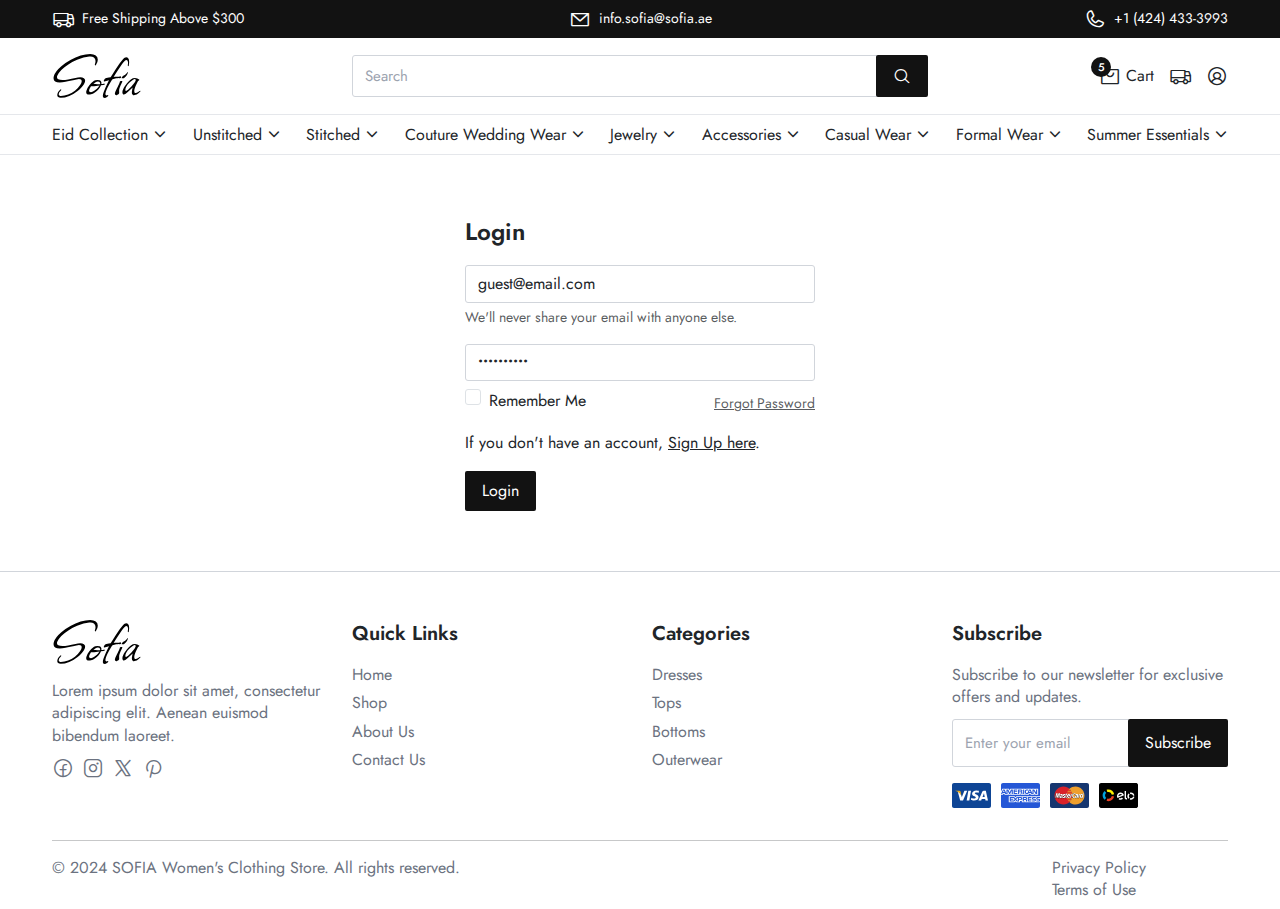
<file: login.html>
<!DOCTYPE html>
<html lang="en">

<head>
  <meta charset="UTF-8">
  <meta name="viewport" content="width=device-width, initial-scale=1.0">
  <title>Sofia - Women's Clothes store</title>
  <link rel="stylesheet" href="css/bootstrap.min.css">
  <link rel="stylesheet" href="css/swiper.min.css">
  <link rel="stylesheet" href="css/styles.css">
  <link rel="stylesheet" href="css/responsive.css">
  <!-- Favicon -->
  <link rel="icon" href="images/brand/favicon.svg" type="image/x-icon">
</head>

<body>
  <!-- offcanvas -->
  <div class="offcanvas offcanvas-end" tabindex="-1" id="cart_canvas" aria-labelledby="offcanvasExampleLabel">
    <div class="offcanvas-header">
      <h6 class="text-uppercase">shopping bag <span class="text-capitalize">(5 items)</span> </h6>
      <button type="button" class="btn-close" data-bs-dismiss="offcanvas"></button>
    </div>
    <div class="offcanvas-body bg-light">
      <ul class="list-unstyled">
        <li>
          <div class="card cart_product mb-3">
            <figure>
              <img src="images/products/product_1.webp" class="" alt="...">
            </figure>
            <div class="card-body">
              <h5 class="card-title">drs-01</h5>
              <p class="card-text">Rs. 16,650</p>
            </div>
            <div class="card-footer">
              <button class="btn">
                <i class="ph ph-trash"></i>
              </button>
            </div>
          </div>
        </li>
        <li>
          <div class="card cart_product mb-3">
            <figure>
              <img src="images/products/product_2.webp" class="" alt="...">
            </figure>
            <div class="card-body">
              <h5 class="card-title">drs-02</h5>
              <p class="card-text">Rs. 18,950</p>
            </div>
            <div class="card-footer">
              <button class="btn">
                <i class="ph ph-trash"></i>
              </button>
            </div>
          </div>
        </li>
        <li>
          <div class="card cart_product mb-3">
            <figure>
              <img src="images/products/product_3.webp" class="" alt="...">
            </figure>
            <div class="card-body">
              <h5 class="card-title">drs-03</h5>
              <p class="card-text">Rs. 21,350</p>
            </div>
            <div class="card-footer">
              <button class="btn">
                <i class="ph ph-trash"></i>
              </button>
            </div>
          </div>
        </li>
        <li>
          <div class="card cart_product mb-3">
            <figure>
              <img src="images/products/product_4.webp" class="" alt="...">
            </figure>
            <div class="card-body">
              <h5 class="card-title">drs-04</h5>
              <p class="card-text">Rs. 24,500</p>
            </div>
            <div class="card-footer">
              <button class="btn">
                <i class="ph ph-trash"></i>
              </button>
            </div>
          </div>
        </li>
        <li>
          <div class="card cart_product mb-3">
            <figure>
              <img src="images/products/product_5.webp" class="" alt="...">
            </figure>
            <div class="card-body">
              <h5 class="card-title">drs-05</h5>
              <p class="card-text">Rs. 28,750</p>
            </div>
            <div class="card-footer">
              <button class="btn">
                <i class="ph ph-trash"></i>
              </button>
            </div>
          </div>
        </li>
      </ul>
    </div>
    <div class="offcanvas-footer">
      <div class="d-flex gap-2 w-100 align-items-center justify-content-between">
        <h6 class="fw-normal">Sub Total</h6>
        <h6 class="fw-normal">$20.63</h6>
      </div>
      <small class="text-center w-100 mt-2 mb-3 d-block">Shipping, taxes, and discount codes calculated at checkout.</small>
      <a href="checkout.html" class="btn w-100">
        <span>Check Out</span>
      </a>
      <a href="cart.html" class="text_btn mt-2">
        <span>View all cart</span>
      </a>
    </div>
  </div>
  <!-- end offcanvas -->
  <!--============================
  =            Header            =
  =============================-->
  <header>
    <div class="header_top d-sm-block d-none xs-width py-2 text-white">
      <div class="container">
        <div class="row">
          <div class="col-sm-4">
            <div class="d-flex align-items-center justify-content-start gap-2">
              <i class="ph ph-truck"></i>
              <p class="small">Free Shipping Above $300</p>
            </div>
          </div>
          <div class="col-sm-4 d-none d-sm-block">
            <div class="d-flex align-items-center justify-content-center gap-2">
              <i class="ph ph-envelope-simple"></i>
              <p class="small">info.sofia@sofia.ae</p>
            </div>
          </div>
          <div class="col-sm-4">
            <div class="d-flex align-items-center justify-content-end gap-2">
              <i class="ph ph-phone"></i>
              <p class="small">+1 (424) 433-3993</p>
            </div>
          </div>
        </div>
      </div>
    </div>
    <div class="header_middle xs-width py-3">
      <div class="container">
        <div class="row">
          <div class="col-md-3 col-6">
            <a href="index.html" class="logo">
              <img src="images/brand/logo.svg"/ alt="Brand Logo">
            </a>
          </div>
          <div class="col-sm-6 d-md-block d-none">
            <div class="header_search_wrapper">
              <a href="#" class="header_icon d-md-none d-flex">
                <i class="ph ph-magnifying-glass"></i>
              </a>
              <form class="form-inline w-100 d-md-flex d-none">
                <div class="input-group">
                  <input type="text" class="form-control" placeholder="Search" aria-label="Search" aria-describedby="search-addon">
                  <div class="input-group-append">
                    <button class="btn btn-primary" type="submit"><i class="ph ph-magnifying-glass"></i></button>
                  </div>
                </div>
              </form>
            </div>
          </div>
          <div class="col-md-3 col-6">
            <div class="header_ecom_icons">
              <a href="cart.html" class="header_icon icon_badge" data-bs-toggle="offcanvas" data-bs-target="#cart_canvas" data-value="5">
                <i class="ph ph-shopping-bag"></i>
                <span class="d-md-block d-none">Cart</span>
              </a>
              <a href="cart.html" class="header_icon d-flex d-md-none">
                <i class="ph ph-magnifying-glass"></i>
              </a>
              <a href="track_order.html" class="header_icon d-flex">
                <i class="ph ph-truck"></i>
              </a>
              <a href="login.html" class="header_icon">
                <i class="ph ph-user-circle"></i>
              </a>
            </div>
          </div>
        </div>
      </div>
    </div>
    <div class="header_bottom xs-width">
      <div class="container">
        <div class="row">
          <div class="col-lg-12 col-sm-2">
            <button data-bs-toggle="offcanvas" data-bs-target="#menu" class="sale_btn d-lg-none px-3 d-flex">
              <i class="ph ph-list"></i>
            </button>
            <div id="menu" class="menu">
              <div class="offcanvas-header d-lg-none d-flex">
                <h5 class="">Menu</h5>
                <button type="button" class="btn-close" data-bs-dismiss="offcanvas"></button>
              </div>
              <div class="offcanvas-body overflow">
                <ul class="header_categories d-lg-flex justify-content-between align-items-center gap-4">
                  <li>
                    <a class="text-capitalize" href="javascript:void(0)">eid collection</a>
                    <div class="dropdown-menu">
                      <a href="single_collection.html" class="dropdown-item">
                        <i class="ph ph-caret-right"></i>
                        <span>Unstitched</span>
                      </a>
                      <a href="single_collection.html" class="dropdown-item">
                        <i class="ph ph-caret-right"></i>
                        <span>Stitched</span>
                      </a>
                      <a href="single_collection.html" class="dropdown-item">
                        <i class="ph ph-caret-right"></i>
                        <span>Luxury Formals</span>
                      </a>
                      <a href="collections.html" class="dropdown-item">
                        <i class="ph ph-caret-right"></i>
                        <span>View All</span>
                      </a>
                    </div>
                  </li>
                  <li>
                    <a class="text-capitalize" href="javascript:void(0)">Unstitched</a>
                    <div class="dropdown-menu">
                      <a href="single_collection.html" class="dropdown-item">
                        <i class="ph ph-caret-right"></i>
                        <span>Cotton Unstitched</span>
                      </a>
                      <a href="single_collection.html" class="dropdown-item">
                        <i class="ph ph-caret-right"></i>
                        <span>Lawn Unstitched</span>
                      </a>
                      <a href="single_collection.html" class="dropdown-item">
                        <i class="ph ph-caret-right"></i>
                        <span>Embroidered Unstitched</span>
                      </a>
                      <a href="single_collection.html" class="dropdown-item">
                        <i class="ph ph-caret-right"></i>
                        <span>Printed Unstitched</span>
                      </a>
                    </div>
                  </li>
                  <li>
                    <a class="text-capitalize" href="javascript:void(0)">Stitched</a>
                    <div class="dropdown-menu">
                      <a href="single_collection.html" class="dropdown-item">
                        <i class="ph ph-caret-right"></i>
                        <span>Casual Stitched</span>
                      </a>
                      <a href="single_collection.html" class="dropdown-item">
                        <i class="ph ph-caret-right"></i>
                        <span>Formal Stitched</span>
                      </a>
                      <a href="single_collection.html" class="dropdown-item">
                        <i class="ph ph-caret-right"></i>
                        <span>Designer Stitched</span>
                      </a>
                      <a href="single_collection.html" class="dropdown-item">
                        <i class="ph ph-caret-right"></i>
                        <span>Party Wear Stitched</span>
                      </a>
                    </div>
                  </li>
                  <li>
                    <a class="text-capitalize" href="javascript:void(0)">Couture Wedding Wear</a>
                    <div class="dropdown-menu">
                      <a href="single_collection.html" class="dropdown-item">
                        <i class="ph ph-caret-right"></i>
                        <span>Bridal Dresses</span>
                      </a>
                      <a href="single_collection.html" class="dropdown-item">
                        <i class="ph ph-caret-right"></i>
                        <span>Groom Sherwanis</span>
                      </a>
                      <a href="single_collection.html" class="dropdown-item">
                        <i class="ph ph-caret-right"></i>
                        <span>Wedding Accessories</span>
                      </a>
                    </div>
                  </li>
                  <li>
                    <a class="text-capitalize" href="javascript:void(0)">Jewelry</a>
                    <div class="dropdown-menu">
                      <a href="single_collection.html" class="dropdown-item">
                        <i class="ph ph-caret-right"></i>
                        <span>Earrings</span>
                      </a>
                      <a href="single_collection.html" class="dropdown-item">
                        <i class="ph ph-caret-right"></i>
                        <span>Necklaces</span>
                      </a>
                      <a href="single_collection.html" class="dropdown-item">
                        <i class="ph ph-caret-right"></i>
                        <span>Bracelets</span>
                      </a>
                    </div>
                  </li>
                  <li>
                    <a class="text-capitalize" href="javascript:void(0)">Accessories</a>
                    <div class="dropdown-menu">
                      <a href="single_collection.html" class="dropdown-item">
                        <i class="ph ph-caret-right"></i>
                        <span>Bags</span>
                      </a>
                      <a href="single_collection.html" class="dropdown-item">
                        <i class="ph ph-caret-right"></i>
                        <span>Belts</span>
                      </a>
                      <a href="single_collection.html" class="dropdown-item">
                        <i class="ph ph-caret-right"></i>
                        <span>Scarves</span>
                      </a>
                    </div>
                  </li>
                  <li>
                    <a class="text-capitalize" href="javascript:void(0)">Casual Wear</a>
                    <div class="dropdown-menu">
                      <a href="single_collection.html" class="dropdown-item">
                        <i class="ph ph-caret-right"></i>
                        <span>Everyday Comfort</span>
                      </a>
                      <a href="single_collection.html" class="dropdown-item">
                        <i class="ph ph-caret-right"></i>
                        <span>Weekend Vibes</span>
                      </a>
                    </div>
                  </li>
                  <li>
                    <a class="text-capitalize" href="javascript:void(0)">Formal Wear</a>
                    <div class="dropdown-menu">
                      <a href="single_collection.html" class="dropdown-item">
                        <i class="ph ph-caret-right"></i>
                        <span>Office Attire</span>
                      </a>
                      <a href="single_collection.html" class="dropdown-item">
                        <i class="ph ph-caret-right"></i>
                        <span>Business Meetings</span>
                      </a>
                    </div>
                  </li>
                  <li>
                    <a class="text-capitalize" href="javascript:void(0)">Summer Essentials</a>
                    <div class="dropdown-menu">
                      <a href="single_collection.html" class="dropdown-item">
                        <i class="ph ph-caret-right"></i>
                        <span>Light Dresses</span>
                      </a>
                      <a href="single_collection.html" class="dropdown-item">
                        <i class="ph ph-caret-right"></i>
                        <span>Breezy Tops</span>
                      </a>
                    </div>
                  </li>
                </ul>
              </div>
            </div>
          </div>
        </div>
      </div>
    </div>
  </header>
  <!--====  End of Footer  ====-->
  <!--==========================
  =            Main            =
  ===========================-->
  <main>
    <section>
      <div class="container">
        <div class="row">
          <div class="col-12">
            <div class="form_wrapper">
              <h4 class="mb-3">Login</h4>
              <form action="my_account.html" method="post">
                <div class="mb-3">
                  <input type="email" class="form-control" required value="guest@email.com" id="email" aria-describedby="emailHelp" placeholder="Enter email">
                  <div id="emailHelp" class="form-text">We'll never share your email with anyone else.</div>
                </div>
                <div class="mb-2">
                  <input type="password" class="form-control" required value="guest12345" id="password" placeholder="Password">
                </div>
                <div class="mb-3 d-flex justify-content-between align-items-center gap-2">
                  <div class="form-check">
                    <input type="checkbox" class="form-check-input" id="exampleCheck1">
                    <label class="form-check-label" for="exampleCheck1">Remember Me</label>
                  </div>
                  <a href="forgot.html" class="text-decoration-underline form-text d-block text-end">Forgot Password</a>
                </div>
                <div class="mb-3">
                  If you don't have an account, <a href="signup.html" class="text-decoration-underline">Sign Up here</a>.</p>
                </div>
                <button class="btn">
                  <span>Login</span>
                </button>
              </form>
            </div>
          </div>
        </div>
      </div>
    </section>
  </main>
  <!--====  End of Main  ====-->
  <!--============================
  =            Footer            =
  =============================-->
  <footer class="footer pt-5 pb-2">
    <div class="container">
      <div class="row">
        <div class="col-lg-3 col-md-4 col-sm-6 col-12 mb-3">
          <a href="index.html" class="logo mx-0 mb-3">
            <img src="images/brand/logo.svg" alt="">
          </a>
          <p>Lorem ipsum dolor sit amet, consectetur adipiscing elit. Aenean euismod bibendum laoreet.</p>
          <div class="d-flex gap-2 align-items-center">
            <a href="#"><i class="ph ph-facebook-logo"></i></a>
            <a href="#"><i class="ph ph-instagram-logo"></i></a>
            <a href="#"><i class="ph ph-x-logo"></i></a>
            <a href="#"><i class="ph ph-pinterest-logo"></i></a>
          </div>
        </div>
        <div class="col-lg-3 col-md-4 col-sm-6 col-12 mb-3">
          <h5 class="mb-3">Quick Links</h5>
          <ul class="list-unstyled">
            <li><a href="index.html">Home</a></li>
            <li><a href="single_collection.html">Shop</a></li>
            <li><a href="about.html">About Us</a></li>
            <li><a href="contact.html">Contact Us</a></li>
          </ul>
        </div>
        <div class="col-lg-3 col-md-4 col-sm-6 col-12 mb-3">
          <h5 class="mb-3">Categories</h5>
          <ul class="list-unstyled">
            <li><a href="#">Dresses</a></li>
            <li><a href="#">Tops</a></li>
            <li><a href="#">Bottoms</a></li>
            <li><a href="#">Outerwear</a></li>
          </ul>
        </div>
        <div class="col-lg-3 col-md-4 col-sm-6 col-12 mb-3">
          <h5 class="mb-3">Subscribe</h5>
          <p>Subscribe to our newsletter for exclusive offers and updates.</p>
          <form action="#" method="post" class="subscribe-form">
            <div class="input-group">
              <input type="email" class="form-control" placeholder="Enter your email" required>
              <div class="input-group-append">
                <button class="btn btn-primary" type="submit">Subscribe</button>
              </div>
            </div>
          </form>
          <div class="footer_payment_methods mt-3">
            <figure class="method">
              <img src="images/payments/visa.svg" alt="visa">
            </figure>
            <figure class="method">
              <img src="images/payments/amex.svg" alt="amex">
            </figure>
            <figure class="method">
              <img src="images/payments/mastercard.svg" alt="mastercard">
            </figure>
            <figure class="method">
              <img src="images/payments/elo.svg" alt="elo">
            </figure>
          </div>
        </div>
      </div>
      <hr>
      <div class="row">
        <div class="col-md-10">
          <p>&copy; 2024 SOFIA Women's Clothing Store. All rights reserved.</p>
        </div>
        <div class="col-md-2 text-md-right">
          <ul class="list-inline">
            <li class="list-inline-item"><a href="privacy_policy.html">Privacy Policy</a></li>
            <li class="list-inline-item"><a href="term_conditions.html">Terms of Use</a></li>
          </ul>
        </div>
      </div>
    </div>
  </footer>
  <!--====  End of Footer  ====-->
  <!-- Scripts Files -->
  <script src="js/jquery.min.js"></script>
  <script src="js/bootstrap.min.js"></script>
  <script src="js/swiper.min.js"></script>
  <script src="js/phosphor-icons.js"></script>
  <script src="js/script.js"></script>
</body>

</html>
</file>
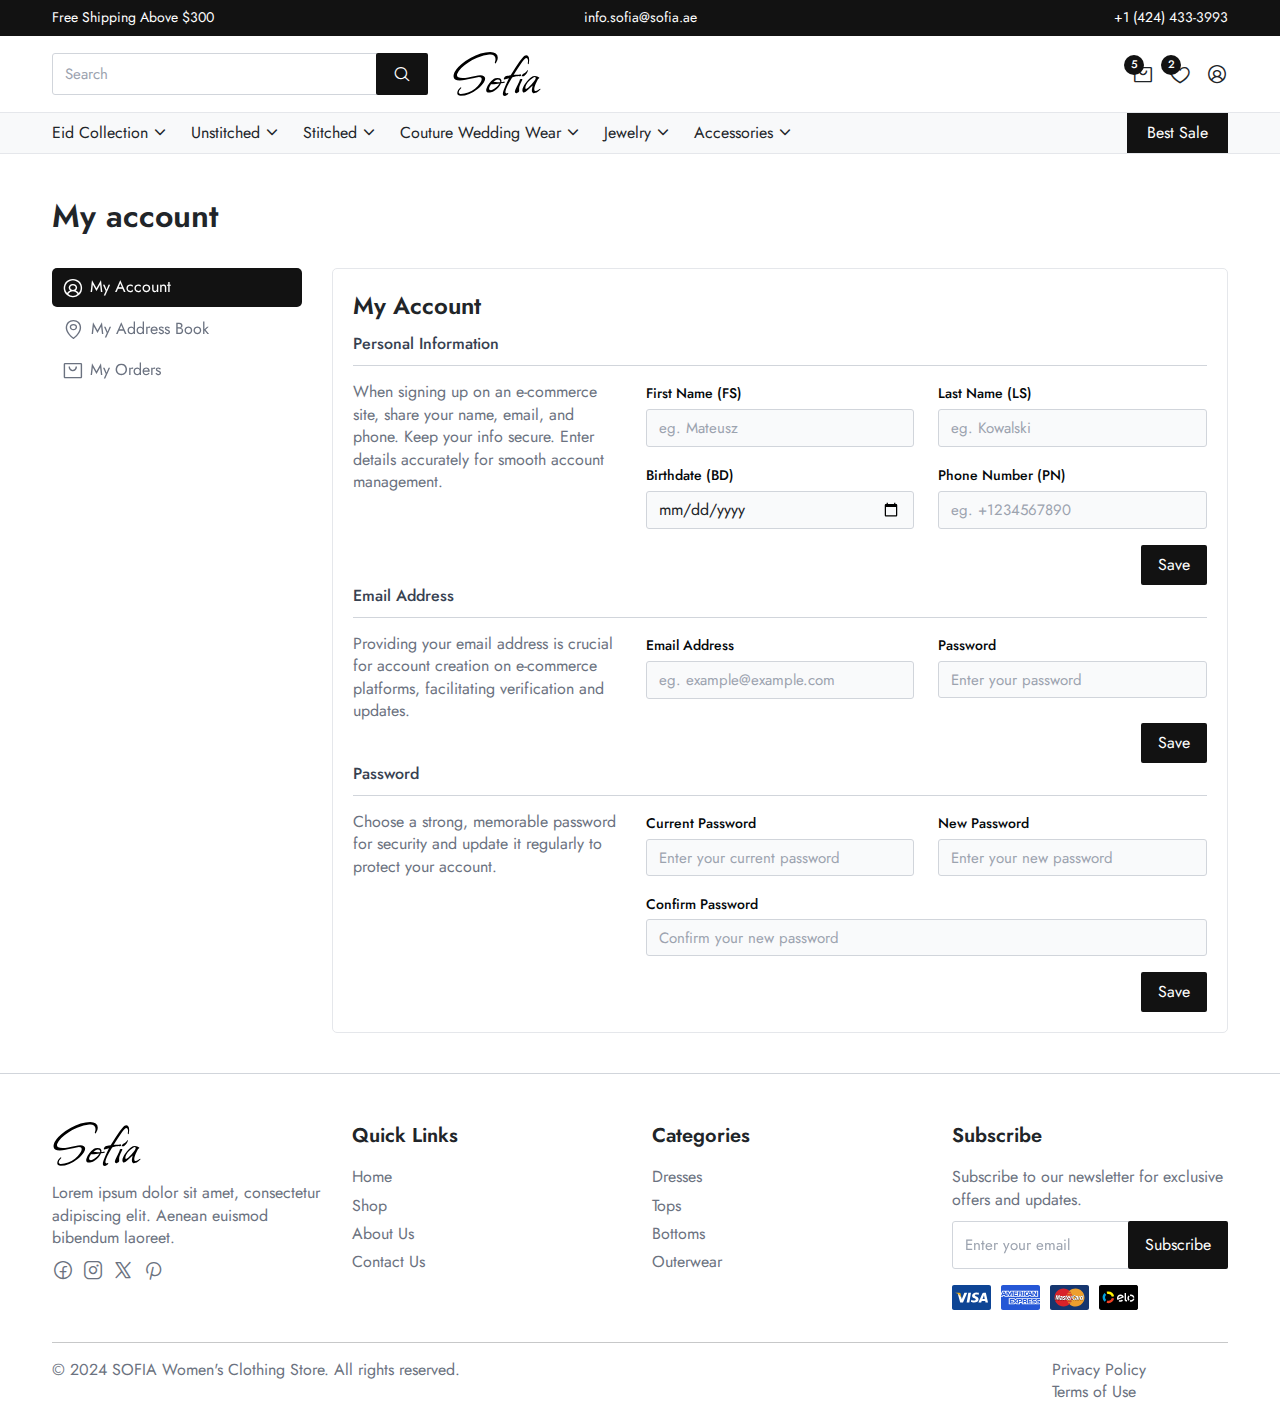
<file: my_account.html>
<!DOCTYPE html>
<html lang="en">

<head>
  <meta charset="UTF-8">
  <meta name="viewport" content="width=device-width, initial-scale=1.0">
  <title>Sofia - Women's Clothes store</title>
  <link rel="stylesheet" href="css/bootstrap.min.css">
  <link rel="stylesheet" href="css/swiper.min.css">
  <link rel="stylesheet" href="css/styles.css">
  <link rel="stylesheet" href="css/responsive.css">
  <!-- Favicon -->
  <link rel="icon" href="images/brand/favicon.svg" type="image/x-icon">
</head>

<body>
  <!-- offcanvas -->
  <div class="offcanvas offcanvas-end" id="cart_canvas">
    <div class="offcanvas-header">
      <h6 class="text-uppercase">shopping bag <span class="text-capitalize">(5 items)</span> </h6>
      <button type="button" class="btn-close" data-bs-dismiss="offcanvas"></button>
    </div>
    <div class="offcanvas-body bg-light">
      <ul class="list-unstyled">
        <li>
          <div class="card cart_product mb-3">
            <figure>
              <img src="images/products/product_1.webp" class="" alt="...">
            </figure>
            <div class="card-body">
              <h5 class="card-title">drs-01</h5>
              <p class="card-text">Rs. 16,650</p>
            </div>
            <div class="card-footer">
              <button class="btn">
                <i class="ph ph-trash"></i>
              </button>
            </div>
          </div>
        </li>
        <li>
          <div class="card cart_product mb-3">
            <figure>
              <img src="images/products/product_2.webp" class="" alt="...">
            </figure>
            <div class="card-body">
              <h5 class="card-title">drs-02</h5>
              <p class="card-text">Rs. 18,950</p>
            </div>
            <div class="card-footer">
              <button class="btn">
                <i class="ph ph-trash"></i>
              </button>
            </div>
          </div>
        </li>
        <li>
          <div class="card cart_product mb-3">
            <figure>
              <img src="images/products/product_3.webp" class="" alt="...">
            </figure>
            <div class="card-body">
              <h5 class="card-title">drs-03</h5>
              <p class="card-text">Rs. 21,350</p>
            </div>
            <div class="card-footer">
              <button class="btn">
                <i class="ph ph-trash"></i>
              </button>
            </div>
          </div>
        </li>
        <li>
          <div class="card cart_product mb-3">
            <figure>
              <img src="images/products/product_4.webp" class="" alt="...">
            </figure>
            <div class="card-body">
              <h5 class="card-title">drs-04</h5>
              <p class="card-text">Rs. 24,500</p>
            </div>
            <div class="card-footer">
              <button class="btn">
                <i class="ph ph-trash"></i>
              </button>
            </div>
          </div>
        </li>
        <li>
          <div class="card cart_product mb-3">
            <figure>
              <img src="images/products/product_5.webp" class="" alt="...">
            </figure>
            <div class="card-body">
              <h5 class="card-title">drs-05</h5>
              <p class="card-text">Rs. 28,750</p>
            </div>
            <div class="card-footer">
              <button class="btn">
                <i class="ph ph-trash"></i>
              </button>
            </div>
          </div>
        </li>
      </ul>
    </div>
    <div class="offcanvas-footer">
      <div class="d-flex gap-2 w-100 align-items-center justify-content-between">
        <h6 class="fw-normal">Sub Total</h6>
        <h6 class="fw-normal">$20.63</h6>
      </div>
      <small class="text-center w-100 mt-2 mb-3 d-block">Shipping, taxes, and discount codes calculated at checkout.</small>
      <a href="checkout.html" class="btn w-100">
        <span>Check Out</span>
      </a>
      <a href="cart.html" class="text_btn mt-2">
        <span>View all cart</span>
      </a>
    </div>
  </div>
  <!-- end offcanvas -->
  <!--============================
  =            Header            =
  =============================-->
  <header>
    <div class="header_top xs-width py-2 text-white">
      <div class="container">
        <div class="row">
          <div class="col-sm-4">
            <p class="text-start small">Free Shipping Above $300</p>
          </div>
          <div class="col-sm-4 d-none d-sm-block">
            <p class="text-center small">info.sofia@sofia.ae</p>
          </div>
          <div class="col-sm-4">
            <p class="text-end small">+1 (424) 433-3993</p>
          </div>
        </div>
      </div>
    </div>
    <div class="header_middle xs-width py-3">
      <div class="container">
        <div class="row">
          <div class="col-sm-4 d-sm-block d-none">
            <div class="header_search_wrapper">
              <a href="#" class="header_icon d-md-none d-flex">
                <i class="ph ph-magnifying-glass"></i>
              </a>
              <form class="form-inline w-100 d-md-flex d-none">
                <div class="input-group">
                  <input type="text" class="form-control" placeholder="Search" aria-label="Search" aria-describedby="search-addon">
                  <div class="input-group-append">
                    <button class="btn btn-primary" type="submit"><i class="ph ph-magnifying-glass"></i></button>
                  </div>
                </div>
              </form>
            </div>
          </div>
          <div class="col-sm-4">
            <a href="index.html" class="logo">
              <img src="images/brand/logo.svg"/ alt="Brand Logo">
            </a>
          </div>
          <div class="col-sm-4">
            <div class="header_ecom_icons">
              <a href="cart.html" class="header_icon d-flex d-sm-none">
                <i class="ph ph-magnifying-glass"></i>
              </a>
              <a href="cart.html" class="header_icon icon_badge" data-bs-toggle="offcanvas" data-bs-target="#cart_canvas" data-value="5">
                <i class="ph ph-shopping-bag"></i>
              </a>
              <a href="cart.html" class="header_icon icon_badge" data-value="2">
                <i class="ph ph-heart"></i>
              </a>
              <a href="login.html" class="header_icon">
                <i class="ph ph-user-circle"></i>
              </a>
            </div>
          </div>
        </div>
      </div>
    </div>
    <div class="header_bottom xs-width bg-light">
      <div class="container">
        <div class="row">
          <div class="col-lg-10 col-sm-2">
            <button data-bs-toggle="offcanvas" data-bs-target="#menu" class="sale_btn d-lg-none px-3 d-flex">
              <i class="ph ph-list"></i>
            </button>
            <div id="menu" class="menu">
              <div class="offcanvas-header d-lg-none d-flex">
                <h5 class="">Menu</h5>
                <button type="button" class="btn-close" data-bs-dismiss="offcanvas"></button>
              </div>
              <div class="offcanvas-body overflow bg-light">
                <ul class="header_categories d-lg-inline-flex align-items-center gap-4">
                  <li>
                    <a class="text-capitalize" href="collections.html">eid collection</a>
                    <div class="dropdown-menu">
                      <a href="single_collection.html" class="dropdown-item">
                        <i class="ph ph-caret-right"></i>
                        <span>Unstitched</span>
                      </a>
                      <a href="single_collection.html" class="dropdown-item">
                        <i class="ph ph-caret-right"></i>
                        <span>Stitched</span>
                      </a>
                      <a href="single_collection.html" class="dropdown-item">
                        <i class="ph ph-caret-right"></i>
                        <span>Luxury Formals</span>
                      </a>
                      <a href="collections.html" class="dropdown-item">
                        <i class="ph ph-caret-right"></i>
                        <span>View All</span>
                      </a>
                    </div>
                  </li>
                  <li>
                    <a class="text-capitalize" href="collections.html">Unstitched</a>
                    <div class="dropdown-menu">
                      <a href="single_collection.html" class="dropdown-item">
                        <i class="ph ph-caret-right"></i>
                        <span>Cotton Unstitched</span>
                      </a>
                      <a href="single_collection.html" class="dropdown-item">
                        <i class="ph ph-caret-right"></i>
                        <span>Lawn Unstitched</span>
                      </a>
                      <a href="single_collection.html" class="dropdown-item">
                        <i class="ph ph-caret-right"></i>
                        <span>Embroidered Unstitched</span>
                      </a>
                      <a href="single_collection.html" class="dropdown-item">
                        <i class="ph ph-caret-right"></i>
                        <span>Printed Unstitched</span>
                      </a>
                    </div>
                  </li>
                  <li>
                    <a class="text-capitalize" href="collections.html">Stitched</a>
                    <div class="dropdown-menu">
                      <a href="single_collection.html" class="dropdown-item">
                        <i class="ph ph-caret-right"></i>
                        <span>Casual Stitched</span>
                      </a>
                      <a href="single_collection.html" class="dropdown-item">
                        <i class="ph ph-caret-right"></i>
                        <span>Formal Stitched</span>
                      </a>
                      <a href="single_collection.html" class="dropdown-item">
                        <i class="ph ph-caret-right"></i>
                        <span>Designer Stitched</span>
                      </a>
                      <a href="single_collection.html" class="dropdown-item">
                        <i class="ph ph-caret-right"></i>
                        <span>Party Wear Stitched</span>
                      </a>
                    </div>
                  </li>
                  <li>
                    <a class="text-capitalize" href="collections.html">Couture Wedding Wear</a>
                    <div class="dropdown-menu">
                      <a href="single_collection.html" class="dropdown-item">
                        <i class="ph ph-caret-right"></i>
                        <span>Bridal Dresses</span>
                      </a>
                      <a href="single_collection.html" class="dropdown-item">
                        <i class="ph ph-caret-right"></i>
                        <span>Groom Sherwanis</span>
                      </a>
                      <a href="single_collection.html" class="dropdown-item">
                        <i class="ph ph-caret-right"></i>
                        <span>Wedding Accessories</span>
                      </a>
                    </div>
                  </li>
                  <li>
                    <a class="text-capitalize" href="collections.html">Jewelry</a>
                    <div class="dropdown-menu">
                      <a href="single_collection.html" class="dropdown-item">
                        <i class="ph ph-caret-right"></i>
                        <span>Earrings</span>
                      </a>
                      <a href="single_collection.html" class="dropdown-item">
                        <i class="ph ph-caret-right"></i>
                        <span>Necklaces</span>
                      </a>
                      <a href="single_collection.html" class="dropdown-item">
                        <i class="ph ph-caret-right"></i>
                        <span>Bracelets</span>
                      </a>
                    </div>
                  </li>
                  <li>
                    <a class="text-capitalize" href="collections.html">Accessories</a>
                    <div class="dropdown-menu">
                      <a href="single_collection.html" class="dropdown-item">
                        <i class="ph ph-caret-right"></i>
                        <span>Bags</span>
                      </a>
                      <a href="single_collection.html" class="dropdown-item">
                        <i class="ph ph-caret-right"></i>
                        <span>Belts</span>
                      </a>
                      <a href="single_collection.html" class="dropdown-item">
                        <i class="ph ph-caret-right"></i>
                        <span>Scarves</span>
                      </a>
                    </div>
                  </li>
                </ul>
              </div>
            </div>
          </div>
          <div class="col-lg-2 col-sm-3 offset-lg-0 offset-sm-7 d-flex align-items-center justify-content-end">
            <a class="text-capitalize sale_btn" href="category.html">Best Sale</a>
          </div>
        </div>
      </div>
    </div>
  </header>
  <!--====  End of Header  ====-->
  <!--==========================
  =            Main            =
  ===========================-->
  <main>
    <section class="account">
      <div class="container">
        <div class="row">
          <div class="col-md-12">
            <div class="heading">
              <h2 class="heading_title">My account</h2>
            </div>
            <div class="account_wrapper">
              <div class="account_sidebar">
                <ul class="account_list">
                  <li>
                    <a class="active" href="my_account.html">
                      <i class="ph ph-user-circle"></i>
                      <span>My account</span>
                    </a>
                  </li>
                  <li>
                    <a href="address_book.html">
                      <i class="ph ph-map-pin"></i>
                      <span>My address book</span>
                    </a>
                  </li>
                  <li>
                    <a href="orders.html">
                      <i class="ph ph-shopping-bag"></i>
                      <span>My orders</span>
                    </a>
                  </li>
                </ul>
              </div>
              <div class="account_main">
                <h4>My account</h4>
                <form class="account_form">
                  <div class="form-row">
                    <h5>Personal Information</h5>
                    <div class="row">
                      <div class="col-lg-4">
                        <p>When signing up on an e-commerce site, share your name, email, and phone. Keep your info secure. Enter details accurately for smooth account management.</p>
                      </div>
                      <div class="col-lg-4">
                        <div class="mb-3">
                          <label for="firstName" class="form-label">First Name (FS)</label>
                          <input type="text" class="form-control" id="firstName" placeholder="eg. Mateusz">
                        </div>
                        <div class="mb-3">
                          <label for="birthdate" class="form-label">Birthdate (BD)</label>
                          <input type="date" class="form-control" id="birthdate">
                        </div>
                      </div>
                      <div class="col-lg-4">
                        <div class="mb-3">
                          <label for="lastName" class="form-label">Last Name (LS)</label>
                          <input type="text" class="form-control" id="lastName" placeholder="eg. Kowalski">
                        </div>
                        <div class="mb-3">
                          <label for="phoneNumber" class="form-label">Phone Number (PN)</label>
                          <input type="tel" class="form-control" id="phoneNumber" placeholder="eg. +1234567890">
                        </div>
                      </div>
                    </div>
                    <div class="col-lg-12">
                      <div class="d-flex align-items-center justify-content-end gap-2">
                        <button class="btn">
                          <span>Save</span>
                        </button>
                      </div>
                    </div>
                  </div>
                  <div class="form-row">
                    <h5>Email Address</h5>
                    <div class="row">
                      <div class="col-lg-4">
                        <p>Providing your email address is crucial for account creation on e-commerce platforms, facilitating verification and updates.</p>
                      </div>
                      <div class="col-lg-4">
                        <div class="mb-3">
                          <label for="email" class="form-label">Email Address</label>
                          <input type="email" class="form-control" id="email" placeholder="eg. example@example.com">
                        </div>
                      </div>
                      <div class="col-lg-4">
                        <div class="mb-3">
                          <label for="password" class="form-label">Password</label>
                          <input type="password" class="form-control" id="password" placeholder="Enter your password">
                        </div>
                      </div>
                    </div>
                    <div class="col-lg-12">
                      <div class="d-flex align-items-center justify-content-end gap-2">
                        <button class="btn">
                          <span>Save</span>
                        </button>
                      </div>
                    </div>
                  </div>
                  <div class="form-row">
                    <h5>Password</h5>
                    <div class="row">
                      <div class="col-lg-4">
                        <p>Choose a strong, memorable password for security and update it regularly to protect your account.</p>
                      </div>
                      <div class="col-lg-4">
                        <div class="mb-3">
                          <label for="current-password" class="form-label">Current Password</label>
                          <input type="password" class="form-control" id="current-password" placeholder="Enter your current password">
                        </div>
                      </div>
                      <div class="col-lg-4">
                        <div class="mb-3">
                          <label for="new-password" class="form-label">New Password</label>
                          <input type="password" class="form-control" id="new-password" placeholder="Enter your new password">
                        </div>
                      </div>
                      <div class="col-lg-8 offset-lg-4">
                        <div class="mb-3">
                          <label for="confirm-password" class="form-label">Confirm Password</label>
                          <input type="password" class="form-control" id="confirm-password" placeholder="Confirm your new password">
                        </div>
                      </div>
                      <div class="col-lg-12">
                        <div class="d-flex align-items-center justify-content-end gap-2">
                          <button class="btn">
                            <span>Save</span>
                          </button>
                        </div>
                      </div>
                    </div>
                  </div>
                </form>
              </div>
            </div>
          </div>
        </div>
      </div>
    </section>
  </main>
  <!--====  End of Main  ====-->
  <!--============================
  =            Footer            =
  =============================-->
  <footer class="footer pt-5 pb-2">
    <div class="container">
      <div class="row">
        <div class="col-lg-3 col-md-4 col-sm-6 col-12 mb-3">
          <a href="index.html" class="logo mx-0 mb-3">
            <img src="images/brand/logo.svg" alt="">
          </a>
          <p>Lorem ipsum dolor sit amet, consectetur adipiscing elit. Aenean euismod bibendum laoreet.</p>
          <div class="d-flex gap-2 align-items-center">
            <a href="#"><i class="ph ph-facebook-logo"></i></a>
            <a href="#"><i class="ph ph-instagram-logo"></i></a>
            <a href="#"><i class="ph ph-x-logo"></i></a>
            <a href="#"><i class="ph ph-pinterest-logo"></i></a>
          </div>
        </div>
        <div class="col-lg-3 col-md-4 col-sm-6 col-12 mb-3">
          <h5 class="mb-3">Quick Links</h5>
          <ul class="list-unstyled">
            <li><a href="#">Home</a></li>
            <li><a href="#">Shop</a></li>
            <li><a href="#">About Us</a></li>
            <li><a href="#">Contact Us</a></li>
          </ul>
        </div>
        <div class="col-lg-3 col-md-4 col-sm-6 col-12 mb-3">
          <h5 class="mb-3">Categories</h5>
          <ul class="list-unstyled">
            <li><a href="#">Dresses</a></li>
            <li><a href="#">Tops</a></li>
            <li><a href="#">Bottoms</a></li>
            <li><a href="#">Outerwear</a></li>
          </ul>
        </div>
        <div class="col-lg-3 col-md-4 col-sm-6 col-12 mb-3">
          <h5 class="mb-3">Subscribe</h5>
          <p>Subscribe to our newsletter for exclusive offers and updates.</p>
          <form action="#" method="post" class="subscribe-form">
            <div class="input-group">
              <input type="email" class="form-control" placeholder="Enter your email" required>
              <div class="input-group-append">
                <button class="btn btn-primary" type="submit">Subscribe</button>
              </div>
            </div>
          </form>
          <div class="footer_payment_methods mt-3">
            <figure class="method">
              <img src="images/payments/visa.svg" alt="visa">
            </figure>
            <figure class="method">
              <img src="images/payments/amex.svg" alt="amex">
            </figure>
            <figure class="method">
              <img src="images/payments/mastercard.svg" alt="mastercard">
            </figure>
            <figure class="method">
              <img src="images/payments/elo.svg" alt="elo">
            </figure>
          </div>
        </div>
      </div>
      <hr>
      <div class="row">
        <div class="col-md-10">
          <p>&copy; 2024 SOFIA Women's Clothing Store. All rights reserved.</p>
        </div>
        <div class="col-md-2 text-md-right">
          <ul class="list-inline">
            <li class="list-inline-item"><a href="#">Privacy Policy</a></li>
            <li class="list-inline-item"><a href="#">Terms of Use</a></li>
          </ul>
        </div>
      </div>
    </div>
  </footer>
  <!--====  End of Footer  ====-->
  <!-- Scripts Files -->
  <script src="js/jquery.min.js"></script>
  <script src="js/bootstrap.min.js"></script>
  <script src="js/swiper.min.js"></script>
  <script src="js/phosphor-icons.js"></script>
  <script src="js/script.js"></script>
</body>

</html>
</file>
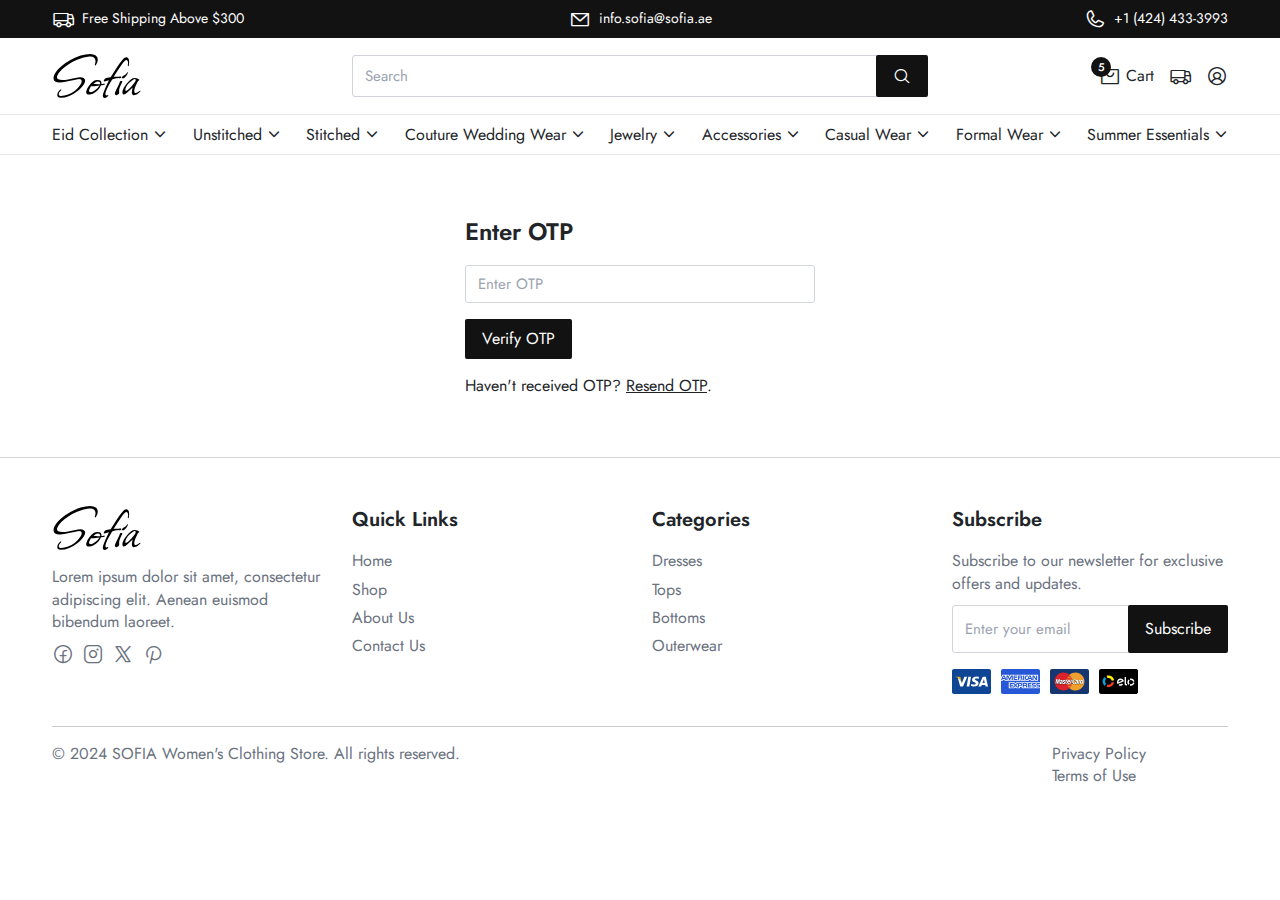
<file: opt.html>
<!DOCTYPE html>
<html lang="en">

<head>
  <meta charset="UTF-8">
  <meta name="viewport" content="width=device-width, initial-scale=1.0">
  <title>Sofia - Women's Clothes store</title>
  <link rel="stylesheet" href="css/bootstrap.min.css">
  <link rel="stylesheet" href="css/swiper.min.css">
  <link rel="stylesheet" href="css/styles.css">
  <link rel="stylesheet" href="css/responsive.css">
  <!-- Favicon -->
  <link rel="icon" href="images/brand/favicon.svg" type="image/x-icon">
</head>

<body>
  <!-- offcanvas -->
  <div class="offcanvas offcanvas-end" tabindex="-1" id="cart_canvas" aria-labelledby="offcanvasExampleLabel">
    <div class="offcanvas-header">
      <h6 class="text-uppercase">shopping bag <span class="text-capitalize">(5 items)</span> </h6>
      <button type="button" class="btn-close" data-bs-dismiss="offcanvas"></button>
    </div>
    <div class="offcanvas-body bg-light">
      <ul class="list-unstyled">
        <li>
          <div class="card cart_product mb-3">
            <figure>
              <img src="images/products/product_1.webp" class="" alt="...">
            </figure>
            <div class="card-body">
              <h5 class="card-title">drs-01</h5>
              <p class="card-text">Rs. 16,650</p>
            </div>
            <div class="card-footer">
              <button class="btn">
                <i class="ph ph-trash"></i>
              </button>
            </div>
          </div>
        </li>
        <li>
          <div class="card cart_product mb-3">
            <figure>
              <img src="images/products/product_2.webp" class="" alt="...">
            </figure>
            <div class="card-body">
              <h5 class="card-title">drs-02</h5>
              <p class="card-text">Rs. 18,950</p>
            </div>
            <div class="card-footer">
              <button class="btn">
                <i class="ph ph-trash"></i>
              </button>
            </div>
          </div>
        </li>
        <li>
          <div class="card cart_product mb-3">
            <figure>
              <img src="images/products/product_3.webp" class="" alt="...">
            </figure>
            <div class="card-body">
              <h5 class="card-title">drs-03</h5>
              <p class="card-text">Rs. 21,350</p>
            </div>
            <div class="card-footer">
              <button class="btn">
                <i class="ph ph-trash"></i>
              </button>
            </div>
          </div>
        </li>
        <li>
          <div class="card cart_product mb-3">
            <figure>
              <img src="images/products/product_4.webp" class="" alt="...">
            </figure>
            <div class="card-body">
              <h5 class="card-title">drs-04</h5>
              <p class="card-text">Rs. 24,500</p>
            </div>
            <div class="card-footer">
              <button class="btn">
                <i class="ph ph-trash"></i>
              </button>
            </div>
          </div>
        </li>
        <li>
          <div class="card cart_product mb-3">
            <figure>
              <img src="images/products/product_5.webp" class="" alt="...">
            </figure>
            <div class="card-body">
              <h5 class="card-title">drs-05</h5>
              <p class="card-text">Rs. 28,750</p>
            </div>
            <div class="card-footer">
              <button class="btn">
                <i class="ph ph-trash"></i>
              </button>
            </div>
          </div>
        </li>
      </ul>
    </div>
    <div class="offcanvas-footer">
      <div class="d-flex gap-2 w-100 align-items-center justify-content-between">
        <h6 class="fw-normal">Sub Total</h6>
        <h6 class="fw-normal">$20.63</h6>
      </div>
      <small class="text-center w-100 mt-2 mb-3 d-block">Shipping, taxes, and discount codes calculated at checkout.</small>
      <a href="checkout.html" class="btn w-100">
        <span>Check Out</span>
      </a>
      <a href="cart.html" class="text_btn mt-2">
        <span>View all cart</span>
      </a>
    </div>
  </div>
  <!-- end offcanvas -->
  <!--============================
  =            Header            =
  =============================-->
  <header>
    <div class="header_top d-sm-block d-none xs-width py-2 text-white">
      <div class="container">
        <div class="row">
          <div class="col-sm-4">
            <div class="d-flex align-items-center justify-content-start gap-2">
              <i class="ph ph-truck"></i>
              <p class="small">Free Shipping Above $300</p>
            </div>
          </div>
          <div class="col-sm-4 d-none d-sm-block">
            <div class="d-flex align-items-center justify-content-center gap-2">
              <i class="ph ph-envelope-simple"></i>
              <p class="small">info.sofia@sofia.ae</p>
            </div>
          </div>
          <div class="col-sm-4">
            <div class="d-flex align-items-center justify-content-end gap-2">
              <i class="ph ph-phone"></i>
              <p class="small">+1 (424) 433-3993</p>
            </div>
          </div>
        </div>
      </div>
    </div>
    <div class="header_middle xs-width py-3">
      <div class="container">
        <div class="row">
          <div class="col-md-3 col-6">
            <a href="index.html" class="logo">
              <img src="images/brand/logo.svg"/ alt="Brand Logo">
            </a>
          </div>
          <div class="col-sm-6 d-md-block d-none">
            <div class="header_search_wrapper">
              <a href="#" class="header_icon d-md-none d-flex">
                <i class="ph ph-magnifying-glass"></i>
              </a>
              <form class="form-inline w-100 d-md-flex d-none">
                <div class="input-group">
                  <input type="text" class="form-control" placeholder="Search" aria-label="Search" aria-describedby="search-addon">
                  <div class="input-group-append">
                    <button class="btn btn-primary" type="submit"><i class="ph ph-magnifying-glass"></i></button>
                  </div>
                </div>
              </form>
            </div>
          </div>
          <div class="col-md-3 col-6">
            <div class="header_ecom_icons">
              <a href="cart.html" class="header_icon icon_badge" data-bs-toggle="offcanvas" data-bs-target="#cart_canvas" data-value="5">
                <i class="ph ph-shopping-bag"></i>
                <span class="d-md-block d-none">Cart</span>
              </a>
              <a href="cart.html" class="header_icon d-flex d-md-none">
                <i class="ph ph-magnifying-glass"></i>
              </a>
              <a href="track_order.html" class="header_icon d-flex">
                <i class="ph ph-truck"></i>
              </a>
              <a href="login.html" class="header_icon">
                <i class="ph ph-user-circle"></i>
              </a>
            </div>
          </div>
        </div>
      </div>
    </div>
    <div class="header_bottom xs-width">
      <div class="container">
        <div class="row">
          <div class="col-lg-12 col-sm-2">
            <button data-bs-toggle="offcanvas" data-bs-target="#menu" class="sale_btn d-lg-none px-3 d-flex">
              <i class="ph ph-list"></i>
            </button>
            <div id="menu" class="menu">
              <div class="offcanvas-header d-lg-none d-flex">
                <h5 class="">Menu</h5>
                <button type="button" class="btn-close" data-bs-dismiss="offcanvas"></button>
              </div>
              <div class="offcanvas-body overflow">
                <ul class="header_categories d-lg-flex justify-content-between align-items-center gap-4">
                  <li>
                    <a class="text-capitalize" href="javascript:void(0)">eid collection</a>
                    <div class="dropdown-menu">
                      <a href="single_collection.html" class="dropdown-item">
                        <i class="ph ph-caret-right"></i>
                        <span>Unstitched</span>
                      </a>
                      <a href="single_collection.html" class="dropdown-item">
                        <i class="ph ph-caret-right"></i>
                        <span>Stitched</span>
                      </a>
                      <a href="single_collection.html" class="dropdown-item">
                        <i class="ph ph-caret-right"></i>
                        <span>Luxury Formals</span>
                      </a>
                      <a href="collections.html" class="dropdown-item">
                        <i class="ph ph-caret-right"></i>
                        <span>View All</span>
                      </a>
                    </div>
                  </li>
                  <li>
                    <a class="text-capitalize" href="javascript:void(0)">Unstitched</a>
                    <div class="dropdown-menu">
                      <a href="single_collection.html" class="dropdown-item">
                        <i class="ph ph-caret-right"></i>
                        <span>Cotton Unstitched</span>
                      </a>
                      <a href="single_collection.html" class="dropdown-item">
                        <i class="ph ph-caret-right"></i>
                        <span>Lawn Unstitched</span>
                      </a>
                      <a href="single_collection.html" class="dropdown-item">
                        <i class="ph ph-caret-right"></i>
                        <span>Embroidered Unstitched</span>
                      </a>
                      <a href="single_collection.html" class="dropdown-item">
                        <i class="ph ph-caret-right"></i>
                        <span>Printed Unstitched</span>
                      </a>
                    </div>
                  </li>
                  <li>
                    <a class="text-capitalize" href="javascript:void(0)">Stitched</a>
                    <div class="dropdown-menu">
                      <a href="single_collection.html" class="dropdown-item">
                        <i class="ph ph-caret-right"></i>
                        <span>Casual Stitched</span>
                      </a>
                      <a href="single_collection.html" class="dropdown-item">
                        <i class="ph ph-caret-right"></i>
                        <span>Formal Stitched</span>
                      </a>
                      <a href="single_collection.html" class="dropdown-item">
                        <i class="ph ph-caret-right"></i>
                        <span>Designer Stitched</span>
                      </a>
                      <a href="single_collection.html" class="dropdown-item">
                        <i class="ph ph-caret-right"></i>
                        <span>Party Wear Stitched</span>
                      </a>
                    </div>
                  </li>
                  <li>
                    <a class="text-capitalize" href="javascript:void(0)">Couture Wedding Wear</a>
                    <div class="dropdown-menu">
                      <a href="single_collection.html" class="dropdown-item">
                        <i class="ph ph-caret-right"></i>
                        <span>Bridal Dresses</span>
                      </a>
                      <a href="single_collection.html" class="dropdown-item">
                        <i class="ph ph-caret-right"></i>
                        <span>Groom Sherwanis</span>
                      </a>
                      <a href="single_collection.html" class="dropdown-item">
                        <i class="ph ph-caret-right"></i>
                        <span>Wedding Accessories</span>
                      </a>
                    </div>
                  </li>
                  <li>
                    <a class="text-capitalize" href="javascript:void(0)">Jewelry</a>
                    <div class="dropdown-menu">
                      <a href="single_collection.html" class="dropdown-item">
                        <i class="ph ph-caret-right"></i>
                        <span>Earrings</span>
                      </a>
                      <a href="single_collection.html" class="dropdown-item">
                        <i class="ph ph-caret-right"></i>
                        <span>Necklaces</span>
                      </a>
                      <a href="single_collection.html" class="dropdown-item">
                        <i class="ph ph-caret-right"></i>
                        <span>Bracelets</span>
                      </a>
                    </div>
                  </li>
                  <li>
                    <a class="text-capitalize" href="javascript:void(0)">Accessories</a>
                    <div class="dropdown-menu">
                      <a href="single_collection.html" class="dropdown-item">
                        <i class="ph ph-caret-right"></i>
                        <span>Bags</span>
                      </a>
                      <a href="single_collection.html" class="dropdown-item">
                        <i class="ph ph-caret-right"></i>
                        <span>Belts</span>
                      </a>
                      <a href="single_collection.html" class="dropdown-item">
                        <i class="ph ph-caret-right"></i>
                        <span>Scarves</span>
                      </a>
                    </div>
                  </li>
                  <li>
                    <a class="text-capitalize" href="javascript:void(0)">Casual Wear</a>
                    <div class="dropdown-menu">
                      <a href="single_collection.html" class="dropdown-item">
                        <i class="ph ph-caret-right"></i>
                        <span>Everyday Comfort</span>
                      </a>
                      <a href="single_collection.html" class="dropdown-item">
                        <i class="ph ph-caret-right"></i>
                        <span>Weekend Vibes</span>
                      </a>
                    </div>
                  </li>
                  <li>
                    <a class="text-capitalize" href="javascript:void(0)">Formal Wear</a>
                    <div class="dropdown-menu">
                      <a href="single_collection.html" class="dropdown-item">
                        <i class="ph ph-caret-right"></i>
                        <span>Office Attire</span>
                      </a>
                      <a href="single_collection.html" class="dropdown-item">
                        <i class="ph ph-caret-right"></i>
                        <span>Business Meetings</span>
                      </a>
                    </div>
                  </li>
                  <li>
                    <a class="text-capitalize" href="javascript:void(0)">Summer Essentials</a>
                    <div class="dropdown-menu">
                      <a href="single_collection.html" class="dropdown-item">
                        <i class="ph ph-caret-right"></i>
                        <span>Light Dresses</span>
                      </a>
                      <a href="single_collection.html" class="dropdown-item">
                        <i class="ph ph-caret-right"></i>
                        <span>Breezy Tops</span>
                      </a>
                    </div>
                  </li>
                </ul>
              </div>
            </div>
          </div>
        </div>
      </div>
    </div>
  </header>
  <!--====  End of Footer  ====-->
  <!--==========================
  =            Main            =
  ===========================-->
  <main>
    <section>
      <div class="container">
        <div class="row">
          <div class="col-12">
            <div class="form_wrapper">
              <h4 class="mb-3">Enter OTP</h4>
              <form action="index.html" method="post">
                <div class="mb-3">
                  <input type="text" class="form-control" id="otp" placeholder="Enter OTP">
                </div>
                <button class="btn">
                  <span>Verify OTP</span>
                </button>
              </form>
              <div class="mt-3">
                <p>Haven't received OTP? <a href="#" class="text-decoration-underline">Resend OTP</a>.</p>
              </div>
            </div>
          </div>
        </div>
      </div>
    </section>
  </main>
  <!--====  End of Main  ====-->
  <!--============================
  =            Footer            =
  =============================-->
  <footer class="footer pt-5 pb-2">
    <div class="container">
      <div class="row">
        <div class="col-lg-3 col-md-4 col-sm-6 col-12 mb-3">
          <a href="index.html" class="logo mx-0 mb-3">
            <img src="images/brand/logo.svg" alt="">
          </a>
          <p>Lorem ipsum dolor sit amet, consectetur adipiscing elit. Aenean euismod bibendum laoreet.</p>
          <div class="d-flex gap-2 align-items-center">
            <a href="#"><i class="ph ph-facebook-logo"></i></a>
            <a href="#"><i class="ph ph-instagram-logo"></i></a>
            <a href="#"><i class="ph ph-x-logo"></i></a>
            <a href="#"><i class="ph ph-pinterest-logo"></i></a>
          </div>
        </div>
        <div class="col-lg-3 col-md-4 col-sm-6 col-12 mb-3">
          <h5 class="mb-3">Quick Links</h5>
          <ul class="list-unstyled">
            <li><a href="index.html">Home</a></li>
            <li><a href="single_collection.html">Shop</a></li>
            <li><a href="about.html">About Us</a></li>
            <li><a href="contact.html">Contact Us</a></li>
          </ul>
        </div>
        <div class="col-lg-3 col-md-4 col-sm-6 col-12 mb-3">
          <h5 class="mb-3">Categories</h5>
          <ul class="list-unstyled">
            <li><a href="#">Dresses</a></li>
            <li><a href="#">Tops</a></li>
            <li><a href="#">Bottoms</a></li>
            <li><a href="#">Outerwear</a></li>
          </ul>
        </div>
        <div class="col-lg-3 col-md-4 col-sm-6 col-12 mb-3">
          <h5 class="mb-3">Subscribe</h5>
          <p>Subscribe to our newsletter for exclusive offers and updates.</p>
          <form action="#" method="post" class="subscribe-form">
            <div class="input-group">
              <input type="email" class="form-control" placeholder="Enter your email" required>
              <div class="input-group-append">
                <button class="btn btn-primary" type="submit">Subscribe</button>
              </div>
            </div>
          </form>
          <div class="footer_payment_methods mt-3">
            <figure class="method">
              <img src="images/payments/visa.svg" alt="visa">
            </figure>
            <figure class="method">
              <img src="images/payments/amex.svg" alt="amex">
            </figure>
            <figure class="method">
              <img src="images/payments/mastercard.svg" alt="mastercard">
            </figure>
            <figure class="method">
              <img src="images/payments/elo.svg" alt="elo">
            </figure>
          </div>
        </div>
      </div>
      <hr>
      <div class="row">
        <div class="col-md-10">
          <p>&copy; 2024 SOFIA Women's Clothing Store. All rights reserved.</p>
        </div>
        <div class="col-md-2 text-md-right">
          <ul class="list-inline">
            <li class="list-inline-item"><a href="privacy_policy.html">Privacy Policy</a></li>
            <li class="list-inline-item"><a href="term_conditions.html">Terms of Use</a></li>
          </ul>
        </div>
      </div>
    </div>
  </footer>
  <!--====  End of Footer  ====-->
  <!-- Scripts Files -->
  <script src="js/jquery.min.js"></script>
  <script src="js/bootstrap.min.js"></script>
  <script src="js/swiper.min.js"></script>
  <script src="js/phosphor-icons.js"></script>
  <script src="js/script.js"></script>
</body>

</html>
</file>
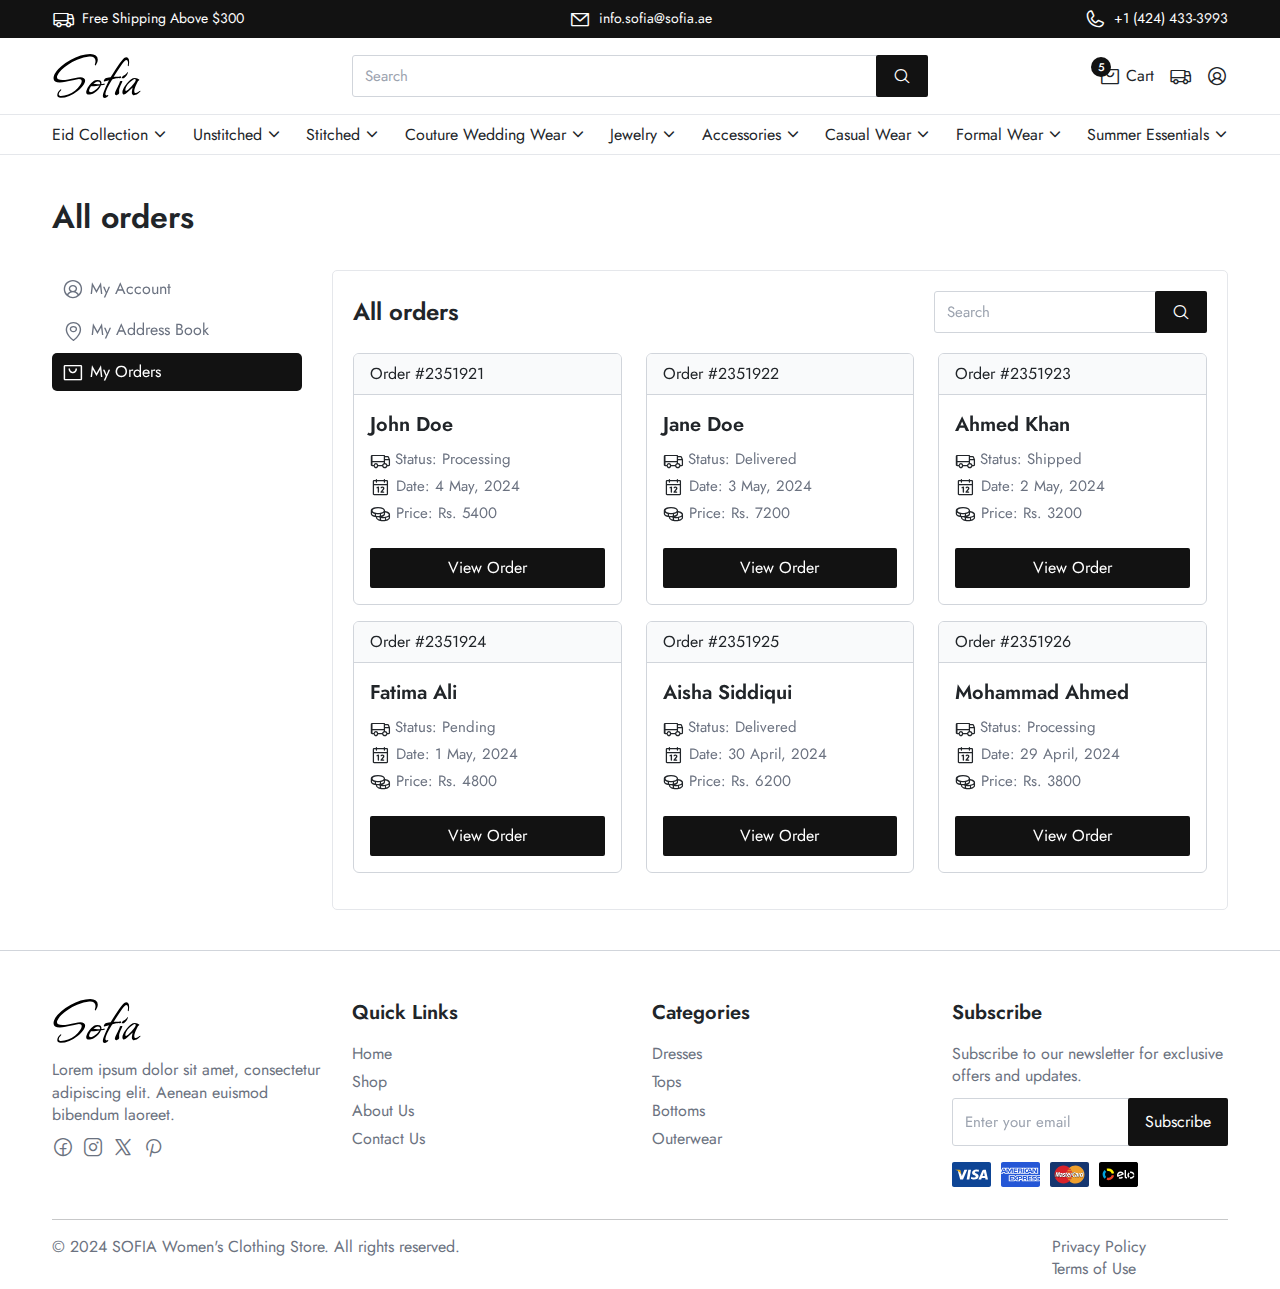
<file: orders.html>
<!DOCTYPE html>
<html lang="en">

<head>
  <meta charset="UTF-8">
  <meta name="viewport" content="width=device-width, initial-scale=1.0">
  <title>Sofia - Women's Clothes store</title>
  <link rel="stylesheet" href="css/bootstrap.min.css">
  <link rel="stylesheet" href="css/swiper.min.css">
  <link rel="stylesheet" href="css/styles.css">
  <link rel="stylesheet" href="css/responsive.css">
  <!-- Favicon -->
  <link rel="icon" href="images/brand/favicon.svg" type="image/x-icon">
</head>

<body>
  <!-- offcanvas -->
  <div class="offcanvas offcanvas-end" id="cart_canvas">
    <div class="offcanvas-header">
      <h6 class="text-uppercase">shopping bag <span class="text-capitalize">(5 items)</span> </h6>
      <button type="button" class="btn-close" data-bs-dismiss="offcanvas"></button>
    </div>
    <div class="offcanvas-body bg-light">
      <ul class="list-unstyled">
        <li>
          <div class="card cart_product mb-3">
            <figure>
              <img src="images/products/product_1.webp" class="" alt="...">
            </figure>
            <div class="card-body">
              <h5 class="card-title">drs-01</h5>
              <p class="card-text">Rs. 16,650</p>
            </div>
            <div class="card-footer">
              <button class="btn">
                <i class="ph ph-trash"></i>
              </button>
            </div>
          </div>
        </li>
        <li>
          <div class="card cart_product mb-3">
            <figure>
              <img src="images/products/product_2.webp" class="" alt="...">
            </figure>
            <div class="card-body">
              <h5 class="card-title">drs-02</h5>
              <p class="card-text">Rs. 18,950</p>
            </div>
            <div class="card-footer">
              <button class="btn">
                <i class="ph ph-trash"></i>
              </button>
            </div>
          </div>
        </li>
        <li>
          <div class="card cart_product mb-3">
            <figure>
              <img src="images/products/product_3.webp" class="" alt="...">
            </figure>
            <div class="card-body">
              <h5 class="card-title">drs-03</h5>
              <p class="card-text">Rs. 21,350</p>
            </div>
            <div class="card-footer">
              <button class="btn">
                <i class="ph ph-trash"></i>
              </button>
            </div>
          </div>
        </li>
        <li>
          <div class="card cart_product mb-3">
            <figure>
              <img src="images/products/product_4.webp" class="" alt="...">
            </figure>
            <div class="card-body">
              <h5 class="card-title">drs-04</h5>
              <p class="card-text">Rs. 24,500</p>
            </div>
            <div class="card-footer">
              <button class="btn">
                <i class="ph ph-trash"></i>
              </button>
            </div>
          </div>
        </li>
        <li>
          <div class="card cart_product mb-3">
            <figure>
              <img src="images/products/product_5.webp" class="" alt="...">
            </figure>
            <div class="card-body">
              <h5 class="card-title">drs-05</h5>
              <p class="card-text">Rs. 28,750</p>
            </div>
            <div class="card-footer">
              <button class="btn">
                <i class="ph ph-trash"></i>
              </button>
            </div>
          </div>
        </li>
      </ul>
    </div>
    <div class="offcanvas-footer">
      <div class="d-flex gap-2 w-100 align-items-center justify-content-between">
        <h6 class="fw-normal">Sub Total</h6>
        <h6 class="fw-normal">$20.63</h6>
      </div>
      <small class="text-center w-100 mt-2 mb-3 d-block">Shipping, taxes, and discount codes calculated at checkout.</small>
      <a href="checkout.html" class="btn w-100">
        <span>Check Out</span>
      </a>
      <a href="cart.html" class="text_btn mt-2">
        <span>View all cart</span>
      </a>
    </div>
  </div>
  <!-- end offcanvas -->
  <!--============================
  =            Header            =
  =============================-->
  <header>
    <div class="header_top d-sm-block d-none xs-width py-2 text-white">
      <div class="container">
        <div class="row">
          <div class="col-sm-4">
            <div class="d-flex align-items-center justify-content-start gap-2">
              <i class="ph ph-truck"></i>
              <p class="small">Free Shipping Above $300</p>
            </div>
          </div>
          <div class="col-sm-4 d-none d-sm-block">
            <div class="d-flex align-items-center justify-content-center gap-2">
              <i class="ph ph-envelope-simple"></i>
              <p class="small">info.sofia@sofia.ae</p>
            </div>
          </div>
          <div class="col-sm-4">
            <div class="d-flex align-items-center justify-content-end gap-2">
              <i class="ph ph-phone"></i>
              <p class="small">+1 (424) 433-3993</p>
            </div>
          </div>
        </div>
      </div>
    </div>
    <div class="header_middle xs-width py-3">
      <div class="container">
        <div class="row">
          <div class="col-md-3 col-6">
            <a href="index.html" class="logo">
              <img src="images/brand/logo.svg"/ alt="Brand Logo">
            </a>
          </div>
          <div class="col-sm-6 d-md-block d-none">
            <div class="header_search_wrapper">
              <a href="#" class="header_icon d-md-none d-flex">
                <i class="ph ph-magnifying-glass"></i>
              </a>
              <form class="form-inline w-100 d-md-flex d-none">
                <div class="input-group">
                  <input type="text" class="form-control" placeholder="Search" aria-label="Search" aria-describedby="search-addon">
                  <div class="input-group-append">
                    <button class="btn btn-primary" type="submit"><i class="ph ph-magnifying-glass"></i></button>
                  </div>
                </div>
              </form>
            </div>
          </div>
          <div class="col-md-3 col-6">
            <div class="header_ecom_icons">
              <a href="cart.html" class="header_icon icon_badge" data-bs-toggle="offcanvas" data-bs-target="#cart_canvas" data-value="5">
                <i class="ph ph-shopping-bag"></i>
                <span class="d-md-block d-none">Cart</span>
              </a>
              <a href="cart.html" class="header_icon d-flex d-md-none">
                <i class="ph ph-magnifying-glass"></i>
              </a>
              <a href="track_order.html" class="header_icon d-flex">
                <i class="ph ph-truck"></i>
              </a>
              <a href="login.html" class="header_icon">
                <i class="ph ph-user-circle"></i>
              </a>
            </div>
          </div>
        </div>
      </div>
    </div>
    <div class="header_bottom xs-width">
      <div class="container">
        <div class="row">
          <div class="col-lg-12 col-sm-2">
            <button data-bs-toggle="offcanvas" data-bs-target="#menu" class="sale_btn d-lg-none px-3 d-flex">
              <i class="ph ph-list"></i>
            </button>
            <div id="menu" class="menu">
              <div class="offcanvas-header d-lg-none d-flex">
                <h5 class="">Menu</h5>
                <button type="button" class="btn-close" data-bs-dismiss="offcanvas"></button>
              </div>
              <div class="offcanvas-body overflow">
                <ul class="header_categories d-lg-flex justify-content-between align-items-center gap-4">
                  <li>
                    <a class="text-capitalize" href="javascript:void(0)">eid collection</a>
                    <div class="dropdown-menu">
                      <a href="single_collection.html" class="dropdown-item">
                        <i class="ph ph-caret-right"></i>
                        <span>Unstitched</span>
                      </a>
                      <a href="single_collection.html" class="dropdown-item">
                        <i class="ph ph-caret-right"></i>
                        <span>Stitched</span>
                      </a>
                      <a href="single_collection.html" class="dropdown-item">
                        <i class="ph ph-caret-right"></i>
                        <span>Luxury Formals</span>
                      </a>
                      <a href="collections.html" class="dropdown-item">
                        <i class="ph ph-caret-right"></i>
                        <span>View All</span>
                      </a>
                    </div>
                  </li>
                  <li>
                    <a class="text-capitalize" href="javascript:void(0)">Unstitched</a>
                    <div class="dropdown-menu">
                      <a href="single_collection.html" class="dropdown-item">
                        <i class="ph ph-caret-right"></i>
                        <span>Cotton Unstitched</span>
                      </a>
                      <a href="single_collection.html" class="dropdown-item">
                        <i class="ph ph-caret-right"></i>
                        <span>Lawn Unstitched</span>
                      </a>
                      <a href="single_collection.html" class="dropdown-item">
                        <i class="ph ph-caret-right"></i>
                        <span>Embroidered Unstitched</span>
                      </a>
                      <a href="single_collection.html" class="dropdown-item">
                        <i class="ph ph-caret-right"></i>
                        <span>Printed Unstitched</span>
                      </a>
                    </div>
                  </li>
                  <li>
                    <a class="text-capitalize" href="javascript:void(0)">Stitched</a>
                    <div class="dropdown-menu">
                      <a href="single_collection.html" class="dropdown-item">
                        <i class="ph ph-caret-right"></i>
                        <span>Casual Stitched</span>
                      </a>
                      <a href="single_collection.html" class="dropdown-item">
                        <i class="ph ph-caret-right"></i>
                        <span>Formal Stitched</span>
                      </a>
                      <a href="single_collection.html" class="dropdown-item">
                        <i class="ph ph-caret-right"></i>
                        <span>Designer Stitched</span>
                      </a>
                      <a href="single_collection.html" class="dropdown-item">
                        <i class="ph ph-caret-right"></i>
                        <span>Party Wear Stitched</span>
                      </a>
                    </div>
                  </li>
                  <li>
                    <a class="text-capitalize" href="javascript:void(0)">Couture Wedding Wear</a>
                    <div class="dropdown-menu">
                      <a href="single_collection.html" class="dropdown-item">
                        <i class="ph ph-caret-right"></i>
                        <span>Bridal Dresses</span>
                      </a>
                      <a href="single_collection.html" class="dropdown-item">
                        <i class="ph ph-caret-right"></i>
                        <span>Groom Sherwanis</span>
                      </a>
                      <a href="single_collection.html" class="dropdown-item">
                        <i class="ph ph-caret-right"></i>
                        <span>Wedding Accessories</span>
                      </a>
                    </div>
                  </li>
                  <li>
                    <a class="text-capitalize" href="javascript:void(0)">Jewelry</a>
                    <div class="dropdown-menu">
                      <a href="single_collection.html" class="dropdown-item">
                        <i class="ph ph-caret-right"></i>
                        <span>Earrings</span>
                      </a>
                      <a href="single_collection.html" class="dropdown-item">
                        <i class="ph ph-caret-right"></i>
                        <span>Necklaces</span>
                      </a>
                      <a href="single_collection.html" class="dropdown-item">
                        <i class="ph ph-caret-right"></i>
                        <span>Bracelets</span>
                      </a>
                    </div>
                  </li>
                  <li>
                    <a class="text-capitalize" href="javascript:void(0)">Accessories</a>
                    <div class="dropdown-menu">
                      <a href="single_collection.html" class="dropdown-item">
                        <i class="ph ph-caret-right"></i>
                        <span>Bags</span>
                      </a>
                      <a href="single_collection.html" class="dropdown-item">
                        <i class="ph ph-caret-right"></i>
                        <span>Belts</span>
                      </a>
                      <a href="single_collection.html" class="dropdown-item">
                        <i class="ph ph-caret-right"></i>
                        <span>Scarves</span>
                      </a>
                    </div>
                  </li>
                  <li>
                    <a class="text-capitalize" href="javascript:void(0)">Casual Wear</a>
                    <div class="dropdown-menu">
                      <a href="single_collection.html" class="dropdown-item">
                        <i class="ph ph-caret-right"></i>
                        <span>Everyday Comfort</span>
                      </a>
                      <a href="single_collection.html" class="dropdown-item">
                        <i class="ph ph-caret-right"></i>
                        <span>Weekend Vibes</span>
                      </a>
                    </div>
                  </li>
                  <li>
                    <a class="text-capitalize" href="javascript:void(0)">Formal Wear</a>
                    <div class="dropdown-menu">
                      <a href="single_collection.html" class="dropdown-item">
                        <i class="ph ph-caret-right"></i>
                        <span>Office Attire</span>
                      </a>
                      <a href="single_collection.html" class="dropdown-item">
                        <i class="ph ph-caret-right"></i>
                        <span>Business Meetings</span>
                      </a>
                    </div>
                  </li>
                  <li>
                    <a class="text-capitalize" href="javascript:void(0)">Summer Essentials</a>
                    <div class="dropdown-menu">
                      <a href="single_collection.html" class="dropdown-item">
                        <i class="ph ph-caret-right"></i>
                        <span>Light Dresses</span>
                      </a>
                      <a href="single_collection.html" class="dropdown-item">
                        <i class="ph ph-caret-right"></i>
                        <span>Breezy Tops</span>
                      </a>
                    </div>
                  </li>
                </ul>
              </div>
            </div>
          </div>
        </div>
      </div>
    </div>
  </header>
  <!--====  End of Header  ====-->
  <!--==========================
  =            Main            =
  ===========================-->
  <main>
    <section class="account">
      <div class="container">
        <div class="row">
          <div class="col-md-12">
            <div class="heading">
              <h2 class="heading_title">All orders</h2>
            </div>
            <div class="account_wrapper">
              <div class="account_sidebar">
                <ul class="account_list">
                  <li>
                    <a href="my_account.html">
                      <i class="ph ph-user-circle"></i>
                      <span>My account</span>
                    </a>
                  </li>
                  <li>
                    <a href="address_book.html">
                      <i class="ph ph-map-pin"></i>
                      <span>My address book</span>
                    </a>
                  </li>
                  <li>
                    <a class="active" href="orders.html">
                      <i class="ph ph-shopping-bag"></i>
                      <span>My orders</span>
                    </a>
                  </li>
                </ul>
              </div>
              <div class="account_main">
                <div class="account_head">
                  <h4>All orders</h4>
                  <form class="form-inline d-md-flex d-none">
                    <div class="input-group">
                      <input type="text" class="form-control" placeholder="Search" aria-label="Search" aria-describedby="search-addon">
                      <div class="input-group-append">
                        <button class="btn btn-primary" type="submit"><i class="ph ph-magnifying-glass"></i></button>
                      </div>
                    </div>
                  </form>
                </div>
                <div class="row">
                  <div class="col-lg-4 mb-3">
                    <div class="card address_card">
                      <div class="card-header">Order <a href="#" class="link">#2351921</a></div>
                      <div class="card-body">
                        <h5 class="card-title">John Doe</h5>
                        <p class="card-text">
                        </p>
                        <ul class="address_list">
                          <li>
                            <i class="ph ph-truck mr-2"></i>
                            <span>Status: Processing</span>
                          </li>
                          <li>
                            <i class="ph ph-calendar mr-2"></i>
                            <span>Date: 4 May, 2024</span>
                          </li>
                          <li>
                            <i class="ph ph-coins mr-2"></i>
                            <span>Price: Rs. 5400</span>
                          </li>
                        </ul>
                        <p></p>
                        <div class="mt-4">
                          <a href="#" class="w-100 btn">
                            <span>View Order</span>
                          </a>
                        </div>
                      </div>
                    </div>
                  </div>
                  <div class="col-lg-4 mb-3">
                    <div class="card address_card">
                      <div class="card-header">Order <a href="#" class="link">#2351922</a></div>
                      <div class="card-body">
                        <h5 class="card-title">Jane Doe</h5>
                        <p class="card-text">
                        </p>
                        <ul class="address_list">
                          <li>
                            <i class="ph ph-truck mr-2"></i>
                            <span>Status: Delivered</span>
                          </li>
                          <li>
                            <i class="ph ph-calendar mr-2"></i>
                            <span>Date: 3 May, 2024</span>
                          </li>
                          <li>
                            <i class="ph ph-coins mr-2"></i>
                            <span>Price: Rs. 7200</span>
                          </li>
                        </ul>
                        <p></p>
                        <div class="mt-4">
                          <a href="#" class="w-100 btn">
                            <span>View Order</span>
                          </a>
                        </div>
                      </div>
                    </div>
                  </div>
                  <div class="col-lg-4 mb-3">
                    <div class="card address_card">
                      <div class="card-header">Order <a href="#" class="link">#2351923</a></div>
                      <div class="card-body">
                        <h5 class="card-title">Ahmed Khan</h5>
                        <p class="card-text">
                        </p>
                        <ul class="address_list">
                          <li>
                            <i class="ph ph-truck mr-2"></i>
                            <span>Status: Shipped</span>
                          </li>
                          <li>
                            <i class="ph ph-calendar mr-2"></i>
                            <span>Date: 2 May, 2024</span>
                          </li>
                          <li>
                            <i class="ph ph-coins mr-2"></i>
                            <span>Price: Rs. 3200</span>
                          </li>
                        </ul>
                        <p></p>
                        <div class="mt-4">
                          <a href="#" class="w-100 btn">
                            <span>View Order</span>
                          </a>
                        </div>
                      </div>
                    </div>
                  </div>
                  <div class="col-lg-4 mb-3">
                    <div class="card address_card">
                      <div class="card-header">Order <a href="#" class="link">#2351924</a></div>
                      <div class="card-body">
                        <h5 class="card-title">Fatima Ali</h5>
                        <p class="card-text">
                        </p>
                        <ul class="address_list">
                          <li>
                            <i class="ph ph-truck mr-2"></i>
                            <span>Status: Pending</span>
                          </li>
                          <li>
                            <i class="ph ph-calendar mr-2"></i>
                            <span>Date: 1 May, 2024</span>
                          </li>
                          <li>
                            <i class="ph ph-coins mr-2"></i>
                            <span>Price: Rs. 4800</span>
                          </li>
                        </ul>
                        <p></p>
                        <div class="mt-4">
                          <a href="#" class="w-100 btn">
                            <span>View Order</span>
                          </a>
                        </div>
                      </div>
                    </div>
                  </div>
                  <div class="col-lg-4 mb-3">
                    <div class="card address_card">
                      <div class="card-header">Order <a href="#" class="link">#2351925</a></div>
                      <div class="card-body">
                        <h5 class="card-title">Aisha Siddiqui</h5>
                        <p class="card-text">
                        </p>
                        <ul class="address_list">
                          <li>
                            <i class="ph ph-truck mr-2"></i>
                            <span>Status: Delivered</span>
                          </li>
                          <li>
                            <i class="ph ph-calendar mr-2"></i>
                            <span>Date: 30 April, 2024</span>
                          </li>
                          <li>
                            <i class="ph ph-coins mr-2"></i>
                            <span>Price: Rs. 6200</span>
                          </li>
                        </ul>
                        <p></p>
                        <div class="mt-4">
                          <a href="#" class="w-100 btn">
                            <span>View Order</span>
                          </a>
                        </div>
                      </div>
                    </div>
                  </div>
                  <div class="col-lg-4 mb-3">
                    <div class="card address_card">
                      <div class="card-header">Order <a href="#" class="link">#2351926</a></div>
                      <div class="card-body">
                        <h5 class="card-title">Mohammad Ahmed</h5>
                        <p class="card-text">
                        </p>
                        <ul class="address_list">
                          <li>
                            <i class="ph ph-truck mr-2"></i>
                            <span>Status: Processing</span>
                          </li>
                          <li>
                            <i class="ph ph-calendar mr-2"></i>
                            <span>Date: 29 April, 2024</span>
                          </li>
                          <li>
                            <i class="ph ph-coins mr-2"></i>
                            <span>Price: Rs. 3800</span>
                          </li>
                        </ul>
                        <p></p>
                        <div class="mt-4">
                          <a href="#" class="w-100 btn">
                            <span>View Order</span>
                          </a>
                        </div>
                      </div>
                    </div>
                  </div>
                </div>
              </div>
            </div>
          </div>
        </div>
      </div>
    </section>
  </main>
  <!--====  End of Main  ====-->
  <!--============================
  =            Footer            =
  =============================-->
  <footer class="footer pt-5 pb-2">
    <div class="container">
      <div class="row">
        <div class="col-lg-3 col-md-4 col-sm-6 col-12 mb-3">
          <a href="index.html" class="logo mx-0 mb-3">
            <img src="images/brand/logo.svg" alt="">
          </a>
          <p>Lorem ipsum dolor sit amet, consectetur adipiscing elit. Aenean euismod bibendum laoreet.</p>
          <div class="d-flex gap-2 align-items-center">
            <a href="#"><i class="ph ph-facebook-logo"></i></a>
            <a href="#"><i class="ph ph-instagram-logo"></i></a>
            <a href="#"><i class="ph ph-x-logo"></i></a>
            <a href="#"><i class="ph ph-pinterest-logo"></i></a>
          </div>
        </div>
        <div class="col-lg-3 col-md-4 col-sm-6 col-12 mb-3">
          <h5 class="mb-3">Quick Links</h5>
          <ul class="list-unstyled">
            <li><a href="index.html">Home</a></li>
            <li><a href="single_collection.html">Shop</a></li>
            <li><a href="about.html">About Us</a></li>
            <li><a href="contact.html">Contact Us</a></li>
          </ul>
        </div>
        <div class="col-lg-3 col-md-4 col-sm-6 col-12 mb-3">
          <h5 class="mb-3">Categories</h5>
          <ul class="list-unstyled">
            <li><a href="#">Dresses</a></li>
            <li><a href="#">Tops</a></li>
            <li><a href="#">Bottoms</a></li>
            <li><a href="#">Outerwear</a></li>
          </ul>
        </div>
        <div class="col-lg-3 col-md-4 col-sm-6 col-12 mb-3">
          <h5 class="mb-3">Subscribe</h5>
          <p>Subscribe to our newsletter for exclusive offers and updates.</p>
          <form action="#" method="post" class="subscribe-form">
            <div class="input-group">
              <input type="email" class="form-control" placeholder="Enter your email" required>
              <div class="input-group-append">
                <button class="btn btn-primary" type="submit">Subscribe</button>
              </div>
            </div>
          </form>
          <div class="footer_payment_methods mt-3">
            <figure class="method">
              <img src="images/payments/visa.svg" alt="visa">
            </figure>
            <figure class="method">
              <img src="images/payments/amex.svg" alt="amex">
            </figure>
            <figure class="method">
              <img src="images/payments/mastercard.svg" alt="mastercard">
            </figure>
            <figure class="method">
              <img src="images/payments/elo.svg" alt="elo">
            </figure>
          </div>
        </div>
      </div>
      <hr>
      <div class="row">
        <div class="col-md-10">
          <p>&copy; 2024 SOFIA Women's Clothing Store. All rights reserved.</p>
        </div>
        <div class="col-md-2 text-md-right">
          <ul class="list-inline">
            <li class="list-inline-item"><a href="privacy_policy.html">Privacy Policy</a></li>
            <li class="list-inline-item"><a href="term_conditions.html">Terms of Use</a></li>
          </ul>
        </div>
      </div>
    </div>
  </footer>
  <!--====  End of Footer  ====-->
  <!-- Scripts Files -->
  <script src="js/jquery.min.js"></script>
  <script src="js/bootstrap.min.js"></script>
  <script src="js/swiper.min.js"></script>
  <script src="js/phosphor-icons.js"></script>
  <script src="js/script.js"></script>
</body>

</html>
</file>
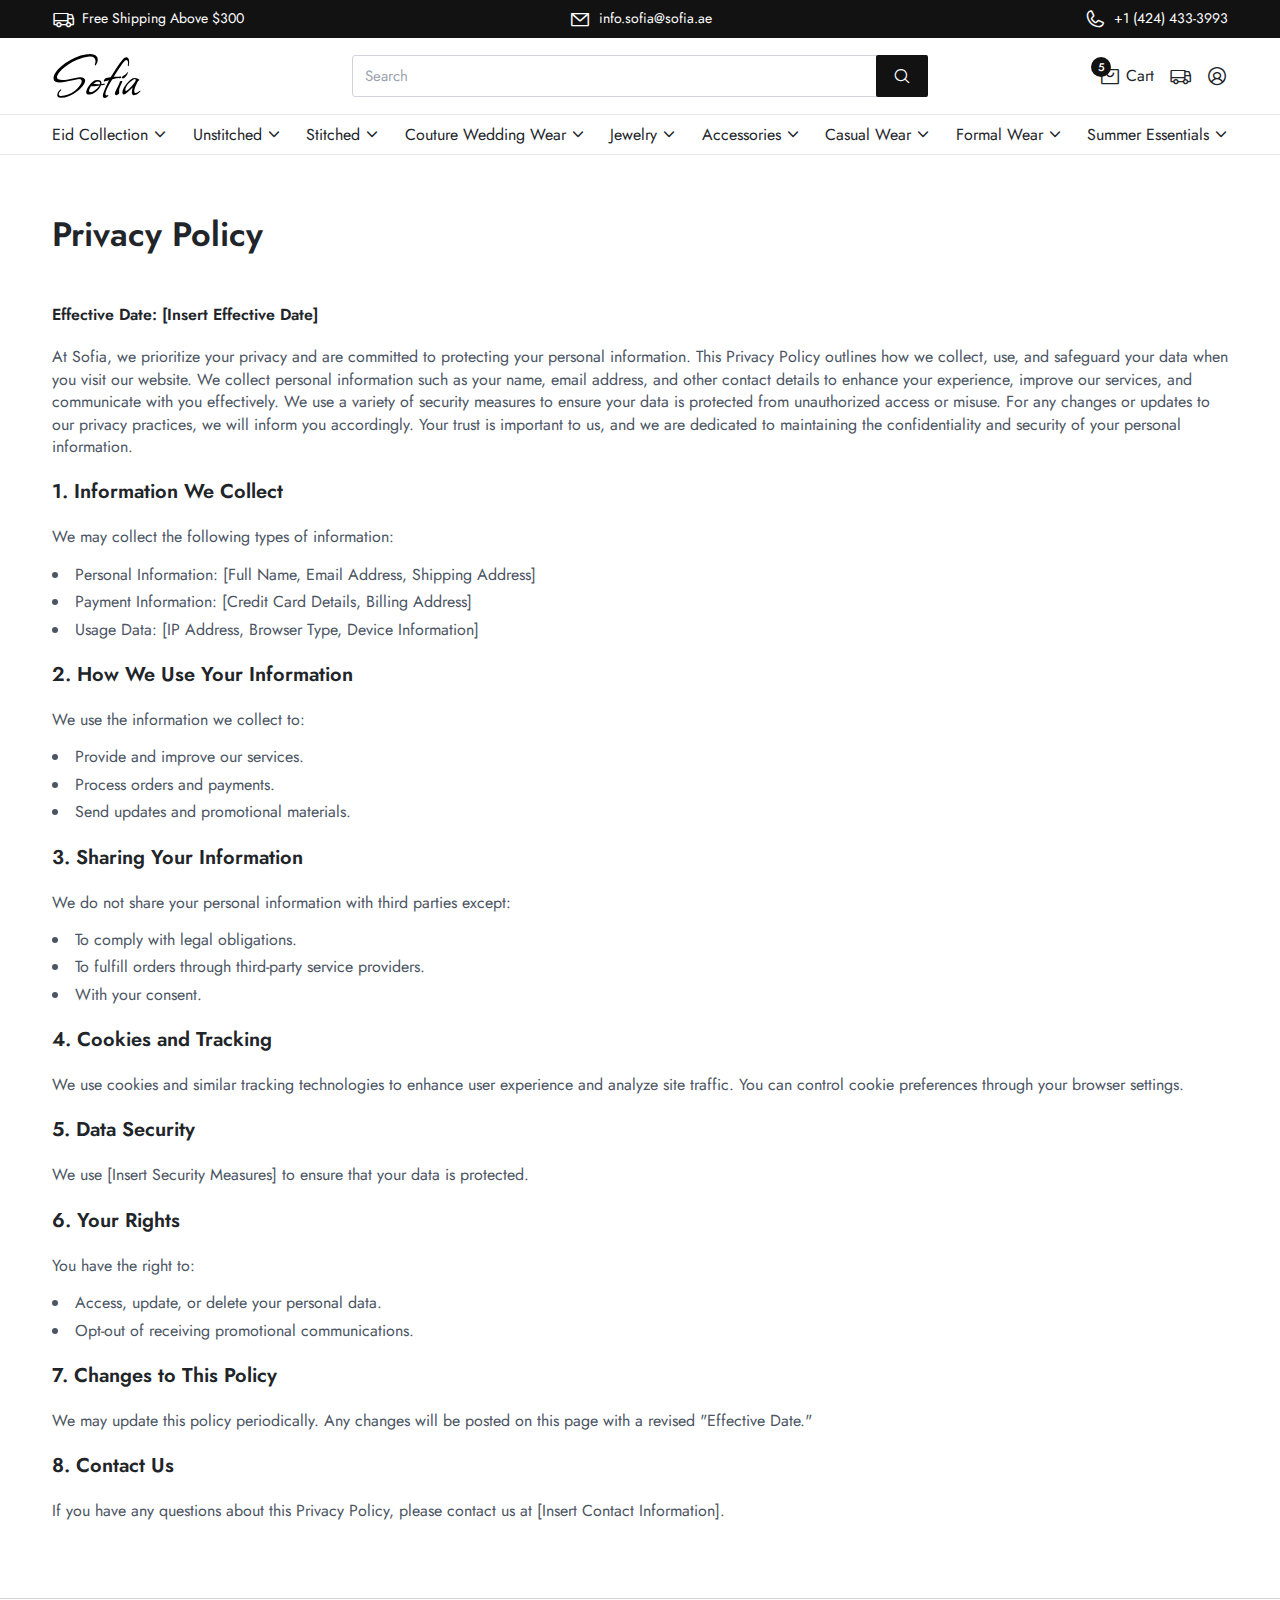
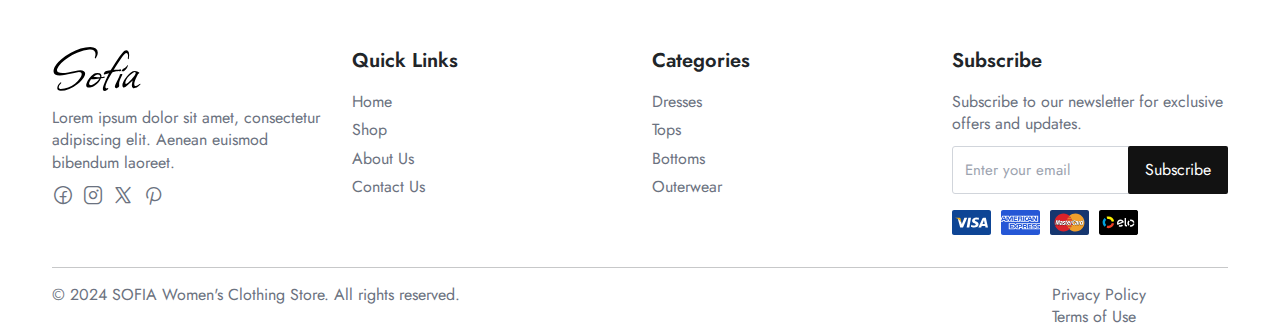
<file: privacy_policy.html>
<!DOCTYPE html>
<html lang="en">

<head>
  <meta charset="UTF-8">
  <meta name="viewport" content="width=device-width, initial-scale=1.0">
  <title>Sofia - Women's Clothes store</title>
  <link rel="stylesheet" href="css/bootstrap.min.css">
  <link rel="stylesheet" href="css/swiper.min.css">
  <link rel="stylesheet" href="css/styles.css">
  <link rel="stylesheet" href="css/responsive.css">
  <!-- Favicon -->
  <link rel="icon" href="images/brand/favicon.svg" type="image/x-icon">
</head>

<body>
  <!-- offcanvas -->
  <div class="offcanvas offcanvas-end" id="cart_canvas">
    <div class="offcanvas-header">
      <h6 class="text-uppercase">shopping bag <span class="text-capitalize">(5 items)</span> </h6>
      <button type="button" class="btn-close" data-bs-dismiss="offcanvas"></button>
    </div>
    <div class="offcanvas-body bg-light">
      <ul class="list-unstyled">
        <li>
          <div class="card cart_product mb-3">
            <figure>
              <a href="single_product.html"><img src="images/products/product_1.webp" class="" alt="..."></a>
            </figure>
            <div class="card-body">
              <h5 class="card-title">drs-01</h5>
              <p class="card-text">Rs. 16,650</p>
            </div>
            <div class="card-footer">
              <button class="btn">
                <i class="ph ph-trash"></i>
              </button>
            </div>
          </div>
        </li>
        <li>
          <div class="card cart_product mb-3">
            <figure>
              <a href="single_product.html"><img src="images/products/product_2.webp" class="" alt="..."></a>
            </figure>
            <div class="card-body">
              <h5 class="card-title">drs-02</h5>
              <p class="card-text">Rs. 18,950</p>
            </div>
            <div class="card-footer">
              <button class="btn">
                <i class="ph ph-trash"></i>
              </button>
            </div>
          </div>
        </li>
        <li>
          <div class="card cart_product mb-3">
            <figure>
              <a href="single_product.html"><img src="images/products/product_3.webp" class="" alt="..."></a>
            </figure>
            <div class="card-body">
              <h5 class="card-title">drs-03</h5>
              <p class="card-text">Rs. 21,350</p>
            </div>
            <div class="card-footer">
              <button class="btn">
                <i class="ph ph-trash"></i>
              </button>
            </div>
          </div>
        </li>
        <li>
          <div class="card cart_product mb-3">
            <figure>
              <a href="single_product.html"><img src="images/products/product_4.webp" class="" alt="..."></a>
            </figure>
            <div class="card-body">
              <h5 class="card-title">drs-04</h5>
              <p class="card-text">Rs. 24,500</p>
            </div>
            <div class="card-footer">
              <button class="btn">
                <i class="ph ph-trash"></i>
              </button>
            </div>
          </div>
        </li>
        <li>
          <div class="card cart_product mb-3">
            <figure>
              <a href="single_product.html"><img src="images/products/product_5.webp" class="" alt="..."></a>
            </figure>
            <div class="card-body">
              <h5 class="card-title">drs-05</h5>
              <p class="card-text">Rs. 28,750</p>
            </div>
            <div class="card-footer">
              <button class="btn">
                <i class="ph ph-trash"></i>
              </button>
            </div>
          </div>
        </li>
      </ul>
    </div>
    <div class="offcanvas-footer">
      <div class="d-flex gap-2 w-100 align-items-center justify-content-between">
        <h6 class="fw-normal">Sub Total</h6>
        <h6 class="fw-normal">$20.63</h6>
      </div>
      <small class="text-center w-100 mt-2 mb-3 d-block">Shipping, taxes, and discount codes calculated at checkout.</small>
      <a href="checkout.html" class="btn w-100">
        <span>Check Out</span>
      </a>
      <a href="cart.html" class="text_btn mt-2">
        <span>View all cart</span>
      </a>
    </div>
  </div>
  <!-- end offcanvas -->
  <!--============================
  =            Header            =
  =============================-->
  <header>
    <div class="header_top d-sm-block d-none xs-width py-2 text-white">
      <div class="container">
        <div class="row">
          <div class="col-sm-4">
            <div class="d-flex align-items-center justify-content-start gap-2">
              <i class="ph ph-truck"></i>
              <p class="small">Free Shipping Above $300</p>
            </div>
          </div>
          <div class="col-sm-4 d-none d-sm-block">
            <div class="d-flex align-items-center justify-content-center gap-2">
              <i class="ph ph-envelope-simple"></i>
              <p class="small">info.sofia@sofia.ae</p>
            </div>
          </div>
          <div class="col-sm-4">
            <div class="d-flex align-items-center justify-content-end gap-2">
              <i class="ph ph-phone"></i>
              <p class="small">+1 (424) 433-3993</p>
            </div>
          </div>
        </div>
      </div>
    </div>
    <div class="header_middle xs-width py-3">
      <div class="container">
        <div class="row">
          <div class="col-md-3 col-6">
            <a href="index.html" class="logo">
              <img src="images/brand/logo.svg"/ alt="Brand Logo">
            </a>
          </div>
          <div class="col-sm-6 d-md-block d-none">
            <div class="header_search_wrapper">
              <a href="#" class="header_icon d-md-none d-flex">
                <i class="ph ph-magnifying-glass"></i>
              </a>
              <form class="form-inline w-100 d-md-flex d-none">
                <div class="input-group">
                  <input type="text" class="form-control" placeholder="Search" aria-label="Search" aria-describedby="search-addon">
                  <div class="input-group-append">
                    <button class="btn btn-primary" type="submit"><i class="ph ph-magnifying-glass"></i></button>
                  </div>
                </div>
              </form>
            </div>
          </div>
          <div class="col-md-3 col-6">
            <div class="header_ecom_icons">
              <a href="cart.html" class="header_icon icon_badge" data-bs-toggle="offcanvas" data-bs-target="#cart_canvas" data-value="5">
                <i class="ph ph-shopping-bag"></i>
                <span class="d-md-block d-none">Cart</span>
              </a>
              <a href="cart.html" class="header_icon d-flex d-md-none">
                <i class="ph ph-magnifying-glass"></i>
              </a>
              <a href="track_order.html" class="header_icon d-flex">
                <i class="ph ph-truck"></i>
              </a>
              <a href="login.html" class="header_icon">
                <i class="ph ph-user-circle"></i>
              </a>
            </div>
          </div>
        </div>
      </div>
    </div>
    <div class="header_bottom xs-width">
      <div class="container">
        <div class="row">
          <div class="col-lg-12 col-sm-2">
            <button data-bs-toggle="offcanvas" data-bs-target="#menu" class="sale_btn d-lg-none px-3 d-flex">
              <i class="ph ph-list"></i>
            </button>
            <div id="menu" class="menu">
              <div class="offcanvas-header d-lg-none d-flex">
                <h5 class="">Menu</h5>
                <button type="button" class="btn-close" data-bs-dismiss="offcanvas"></button>
              </div>
              <div class="offcanvas-body overflow">
                <ul class="header_categories d-lg-flex justify-content-between align-items-center gap-4">
                  <li>
                    <a class="text-capitalize" href="javascript:void(0)">eid collection</a>
                    <div class="dropdown-menu">
                      <a href="single_collection.html" class="dropdown-item">
                        <i class="ph ph-caret-right"></i>
                        <span>Unstitched</span>
                      </a>
                      <a href="single_collection.html" class="dropdown-item">
                        <i class="ph ph-caret-right"></i>
                        <span>Stitched</span>
                      </a>
                      <a href="single_collection.html" class="dropdown-item">
                        <i class="ph ph-caret-right"></i>
                        <span>Luxury Formals</span>
                      </a>
                      <a href="collections.html" class="dropdown-item">
                        <i class="ph ph-caret-right"></i>
                        <span>View All</span>
                      </a>
                    </div>
                  </li>
                  <li>
                    <a class="text-capitalize" href="javascript:void(0)">Unstitched</a>
                    <div class="dropdown-menu">
                      <a href="single_collection.html" class="dropdown-item">
                        <i class="ph ph-caret-right"></i>
                        <span>Cotton Unstitched</span>
                      </a>
                      <a href="single_collection.html" class="dropdown-item">
                        <i class="ph ph-caret-right"></i>
                        <span>Lawn Unstitched</span>
                      </a>
                      <a href="single_collection.html" class="dropdown-item">
                        <i class="ph ph-caret-right"></i>
                        <span>Embroidered Unstitched</span>
                      </a>
                      <a href="single_collection.html" class="dropdown-item">
                        <i class="ph ph-caret-right"></i>
                        <span>Printed Unstitched</span>
                      </a>
                    </div>
                  </li>
                  <li>
                    <a class="text-capitalize" href="javascript:void(0)">Stitched</a>
                    <div class="dropdown-menu">
                      <a href="single_collection.html" class="dropdown-item">
                        <i class="ph ph-caret-right"></i>
                        <span>Casual Stitched</span>
                      </a>
                      <a href="single_collection.html" class="dropdown-item">
                        <i class="ph ph-caret-right"></i>
                        <span>Formal Stitched</span>
                      </a>
                      <a href="single_collection.html" class="dropdown-item">
                        <i class="ph ph-caret-right"></i>
                        <span>Designer Stitched</span>
                      </a>
                      <a href="single_collection.html" class="dropdown-item">
                        <i class="ph ph-caret-right"></i>
                        <span>Party Wear Stitched</span>
                      </a>
                    </div>
                  </li>
                  <li>
                    <a class="text-capitalize" href="javascript:void(0)">Couture Wedding Wear</a>
                    <div class="dropdown-menu">
                      <a href="single_collection.html" class="dropdown-item">
                        <i class="ph ph-caret-right"></i>
                        <span>Bridal Dresses</span>
                      </a>
                      <a href="single_collection.html" class="dropdown-item">
                        <i class="ph ph-caret-right"></i>
                        <span>Groom Sherwanis</span>
                      </a>
                      <a href="single_collection.html" class="dropdown-item">
                        <i class="ph ph-caret-right"></i>
                        <span>Wedding Accessories</span>
                      </a>
                    </div>
                  </li>
                  <li>
                    <a class="text-capitalize" href="javascript:void(0)">Jewelry</a>
                    <div class="dropdown-menu">
                      <a href="single_collection.html" class="dropdown-item">
                        <i class="ph ph-caret-right"></i>
                        <span>Earrings</span>
                      </a>
                      <a href="single_collection.html" class="dropdown-item">
                        <i class="ph ph-caret-right"></i>
                        <span>Necklaces</span>
                      </a>
                      <a href="single_collection.html" class="dropdown-item">
                        <i class="ph ph-caret-right"></i>
                        <span>Bracelets</span>
                      </a>
                    </div>
                  </li>
                  <li>
                    <a class="text-capitalize" href="javascript:void(0)">Accessories</a>
                    <div class="dropdown-menu">
                      <a href="single_collection.html" class="dropdown-item">
                        <i class="ph ph-caret-right"></i>
                        <span>Bags</span>
                      </a>
                      <a href="single_collection.html" class="dropdown-item">
                        <i class="ph ph-caret-right"></i>
                        <span>Belts</span>
                      </a>
                      <a href="single_collection.html" class="dropdown-item">
                        <i class="ph ph-caret-right"></i>
                        <span>Scarves</span>
                      </a>
                    </div>
                  </li>
                  <li>
                    <a class="text-capitalize" href="javascript:void(0)">Casual Wear</a>
                    <div class="dropdown-menu">
                      <a href="single_collection.html" class="dropdown-item">
                        <i class="ph ph-caret-right"></i>
                        <span>Everyday Comfort</span>
                      </a>
                      <a href="single_collection.html" class="dropdown-item">
                        <i class="ph ph-caret-right"></i>
                        <span>Weekend Vibes</span>
                      </a>
                    </div>
                  </li>
                  <li>
                    <a class="text-capitalize" href="javascript:void(0)">Formal Wear</a>
                    <div class="dropdown-menu">
                      <a href="single_collection.html" class="dropdown-item">
                        <i class="ph ph-caret-right"></i>
                        <span>Office Attire</span>
                      </a>
                      <a href="single_collection.html" class="dropdown-item">
                        <i class="ph ph-caret-right"></i>
                        <span>Business Meetings</span>
                      </a>
                    </div>
                  </li>
                  <li>
                    <a class="text-capitalize" href="javascript:void(0)">Summer Essentials</a>
                    <div class="dropdown-menu">
                      <a href="single_collection.html" class="dropdown-item">
                        <i class="ph ph-caret-right"></i>
                        <span>Light Dresses</span>
                      </a>
                      <a href="single_collection.html" class="dropdown-item">
                        <i class="ph ph-caret-right"></i>
                        <span>Breezy Tops</span>
                      </a>
                    </div>
                  </li>
                </ul>
              </div>
            </div>
          </div>
        </div>
      </div>
    </div>
  </header>
  <!--====  End of Header  ====-->
  <!--==========================
  =            Main            =
  ===========================-->
  <main>
    <section class="privacy_policy site_about">
      <div class="container">
        <div class="row">
          <div class="col-12">
            <h2 class="heading mb-5">Privacy Policy</h2>
            <h6>Effective Date: [Insert Effective Date]</h6>
            <p class="text_line">
              At Sofia, we prioritize your privacy and are committed to protecting your personal information. This Privacy Policy outlines how we collect, use, and safeguard your data when you visit our website. We collect personal information such as your name, email address, and other contact details to enhance your experience, improve our services, and communicate with you effectively. We use a variety of security measures to ensure your data is protected from unauthorized access or misuse. For any changes or updates to our privacy practices, we will inform you accordingly. Your trust is important to us, and we are dedicated to maintaining the confidentiality and security of your personal information.
            </p>
            <h5>1. Information We Collect</h5>
            <p class="text_line">We may collect the following types of information:</p>
            <ul>
              <li>Personal Information: [Full Name, Email Address, Shipping Address]</li>
              <li>Payment Information: [Credit Card Details, Billing Address]</li>
              <li>Usage Data: [IP Address, Browser Type, Device Information]</li>
            </ul>
            <h5>2. How We Use Your Information</h5>
            <p class="text_line">We use the information we collect to:</p>
            <ul>
              <li>Provide and improve our services.</li>
              <li>Process orders and payments.</li>
              <li>Send updates and promotional materials.</li>
            </ul>
            <h5>3. Sharing Your Information</h5>
            <p class="text_line">We do not share your personal information with third parties except:</p>
            <ul>
              <li>To comply with legal obligations.</li>
              <li>To fulfill orders through third-party service providers.</li>
              <li>With your consent.</li>
            </ul>
            <h5>4. Cookies and Tracking</h5>
            <p class="text_line">We use cookies and similar tracking technologies to enhance user experience and analyze site traffic. You can control cookie preferences through your browser settings.</p>
            <h5>5. Data Security</h5>
            <p class="text_line">We use [Insert Security Measures] to ensure that your data is protected.</p>
            <h5>6. Your Rights</h5>
            <p class="text_line">You have the right to:</p>
            <ul>
              <li>Access, update, or delete your personal data.</li>
              <li>Opt-out of receiving promotional communications.</li>
            </ul>
            <h5>7. Changes to This Policy</h5>
            <p class="text_line">We may update this policy periodically. Any changes will be posted on this page with a revised "Effective Date."</p>
            <h5>8. Contact Us</h5>
            <p class="text_line">If you have any questions about this Privacy Policy, please contact us at [Insert Contact Information].</p>
          </div>
        </div>
      </div>
    </section>
  </main>
  <!--====  End of Main  ====-->
  <!--============================
  =            Footer            =
  =============================-->
  <footer class="footer pt-5 pb-2">
    <div class="container">
      <div class="row">
        <div class="col-lg-3 col-md-4 col-sm-6 col-12 mb-3">
          <a href="index.html" class="logo mx-0 mb-3">
            <img src="images/brand/logo.svg" alt="">
          </a>
          <p>Lorem ipsum dolor sit amet, consectetur adipiscing elit. Aenean euismod bibendum laoreet.</p>
          <div class="d-flex gap-2 align-items-center">
            <a href="#"><i class="ph ph-facebook-logo"></i></a>
            <a href="#"><i class="ph ph-instagram-logo"></i></a>
            <a href="#"><i class="ph ph-x-logo"></i></a>
            <a href="#"><i class="ph ph-pinterest-logo"></i></a>
          </div>
        </div>
        <div class="col-lg-3 col-md-4 col-sm-6 col-12 mb-3">
          <h5 class="mb-3">Quick Links</h5>
          <ul class="list-unstyled">
            <li><a href="index.html">Home</a></li>
            <li><a href="single_collection.html">Shop</a></li>
            <li><a href="about.html">About Us</a></li>
            <li><a href="contact.html">Contact Us</a></li>
          </ul>
        </div>
        <div class="col-lg-3 col-md-4 col-sm-6 col-12 mb-3">
          <h5 class="mb-3">Categories</h5>
          <ul class="list-unstyled">
            <li><a href="#">Dresses</a></li>
            <li><a href="#">Tops</a></li>
            <li><a href="#">Bottoms</a></li>
            <li><a href="#">Outerwear</a></li>
          </ul>
        </div>
        <div class="col-lg-3 col-md-4 col-sm-6 col-12 mb-3">
          <h5 class="mb-3">Subscribe</h5>
          <p>Subscribe to our newsletter for exclusive offers and updates.</p>
          <form action="#" method="post" class="subscribe-form">
            <div class="input-group">
              <input type="email" class="form-control" placeholder="Enter your email" required>
              <div class="input-group-append">
                <button class="btn btn-primary" type="submit">Subscribe</button>
              </div>
            </div>
          </form>
          <div class="footer_payment_methods mt-3">
            <figure class="method">
              <img src="images/payments/visa.svg" alt="visa">
            </figure>
            <figure class="method">
              <img src="images/payments/amex.svg" alt="amex">
            </figure>
            <figure class="method">
              <img src="images/payments/mastercard.svg" alt="mastercard">
            </figure>
            <figure class="method">
              <img src="images/payments/elo.svg" alt="elo">
            </figure>
          </div>
        </div>
      </div>
      <hr>
      <div class="row">
        <div class="col-md-10">
          <p>&copy; 2024 SOFIA Women's Clothing Store. All rights reserved.</p>
        </div>
        <div class="col-md-2 text-md-right">
          <ul class="list-inline">
            <li class="list-inline-item"><a href="privacy_policy.html">Privacy Policy</a></li>
            <li class="list-inline-item"><a href="term_conditions.html">Terms of Use</a></li>
          </ul>
        </div>
      </div>
    </div>
  </footer>
  <!--====  End of Footer  ====-->
  <!-- Scripts Files -->
  <script src="js/jquery.min.js"></script>
  <script src="js/bootstrap.min.js"></script>
  <script src="js/swiper.min.js"></script>
  <script src="js/phosphor-icons.js"></script>
  <script src="js/script.js"></script>
</body>

</html>
</file>
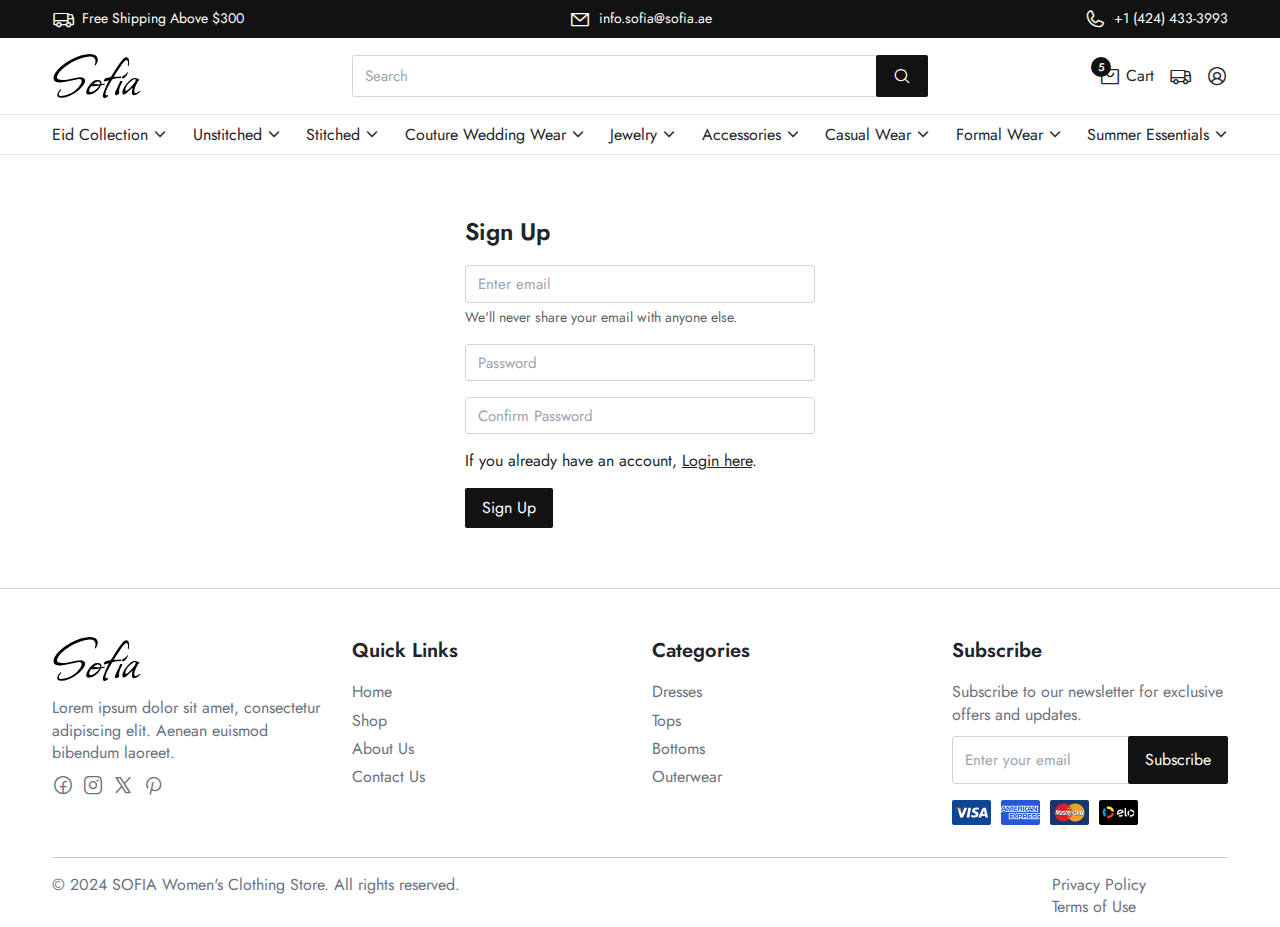
<file: signup.html>
<!DOCTYPE html>
<html lang="en">

<head>
  <meta charset="UTF-8">
  <meta name="viewport" content="width=device-width, initial-scale=1.0">
  <title>Sofia - Women's Clothes store</title>
  <link rel="stylesheet" href="css/bootstrap.min.css">
  <link rel="stylesheet" href="css/swiper.min.css">
  <link rel="stylesheet" href="css/styles.css">
  <link rel="stylesheet" href="css/responsive.css">
  <!-- Favicon -->
  <link rel="icon" href="images/brand/favicon.svg" type="image/x-icon">
</head>

<body>
  <!-- offcanvas -->
  <div class="offcanvas offcanvas-end" tabindex="-1" id="cart_canvas" aria-labelledby="offcanvasExampleLabel">
    <div class="offcanvas-header">
      <h6 class="text-uppercase">shopping bag <span class="text-capitalize">(5 items)</span> </h6>
      <button type="button" class="btn-close" data-bs-dismiss="offcanvas"></button>
    </div>
    <div class="offcanvas-body bg-light">
      <ul class="list-unstyled">
        <li>
          <div class="card cart_product mb-3">
            <figure>
              <img src="images/products/product_1.webp" class="" alt="...">
            </figure>
            <div class="card-body">
              <h5 class="card-title">drs-01</h5>
              <p class="card-text">Rs. 16,650</p>
            </div>
            <div class="card-footer">
              <button class="btn">
                <i class="ph ph-trash"></i>
              </button>
            </div>
          </div>
        </li>
        <li>
          <div class="card cart_product mb-3">
            <figure>
              <img src="images/products/product_2.webp" class="" alt="...">
            </figure>
            <div class="card-body">
              <h5 class="card-title">drs-02</h5>
              <p class="card-text">Rs. 18,950</p>
            </div>
            <div class="card-footer">
              <button class="btn">
                <i class="ph ph-trash"></i>
              </button>
            </div>
          </div>
        </li>
        <li>
          <div class="card cart_product mb-3">
            <figure>
              <img src="images/products/product_3.webp" class="" alt="...">
            </figure>
            <div class="card-body">
              <h5 class="card-title">drs-03</h5>
              <p class="card-text">Rs. 21,350</p>
            </div>
            <div class="card-footer">
              <button class="btn">
                <i class="ph ph-trash"></i>
              </button>
            </div>
          </div>
        </li>
        <li>
          <div class="card cart_product mb-3">
            <figure>
              <img src="images/products/product_4.webp" class="" alt="...">
            </figure>
            <div class="card-body">
              <h5 class="card-title">drs-04</h5>
              <p class="card-text">Rs. 24,500</p>
            </div>
            <div class="card-footer">
              <button class="btn">
                <i class="ph ph-trash"></i>
              </button>
            </div>
          </div>
        </li>
        <li>
          <div class="card cart_product mb-3">
            <figure>
              <img src="images/products/product_5.webp" class="" alt="...">
            </figure>
            <div class="card-body">
              <h5 class="card-title">drs-05</h5>
              <p class="card-text">Rs. 28,750</p>
            </div>
            <div class="card-footer">
              <button class="btn">
                <i class="ph ph-trash"></i>
              </button>
            </div>
          </div>
        </li>
      </ul>
    </div>
    <div class="offcanvas-footer">
      <div class="d-flex gap-2 w-100 align-items-center justify-content-between">
        <h6 class="fw-normal">Sub Total</h6>
        <h6 class="fw-normal">$20.63</h6>
      </div>
      <small class="text-center w-100 mt-2 mb-3 d-block">Shipping, taxes, and discount codes calculated at checkout.</small>
      <a href="checkout.html" class="btn w-100">
        <span>Check Out</span>
      </a>
      <a href="cart.html" class="text_btn mt-2">
        <span>View all cart</span>
      </a>
    </div>
  </div>
  <!-- end offcanvas -->
  <!--============================
  =            Header            =
  =============================-->
  <header>
    <div class="header_top d-sm-block d-none xs-width py-2 text-white">
      <div class="container">
        <div class="row">
          <div class="col-sm-4">
            <div class="d-flex align-items-center justify-content-start gap-2">
              <i class="ph ph-truck"></i>
              <p class="small">Free Shipping Above $300</p>
            </div>
          </div>
          <div class="col-sm-4 d-none d-sm-block">
            <div class="d-flex align-items-center justify-content-center gap-2">
              <i class="ph ph-envelope-simple"></i>
              <p class="small">info.sofia@sofia.ae</p>
            </div>
          </div>
          <div class="col-sm-4">
            <div class="d-flex align-items-center justify-content-end gap-2">
              <i class="ph ph-phone"></i>
              <p class="small">+1 (424) 433-3993</p>
            </div>
          </div>
        </div>
      </div>
    </div>
    <div class="header_middle xs-width py-3">
      <div class="container">
        <div class="row">
          <div class="col-md-3 col-6">
            <a href="index.html" class="logo">
              <img src="images/brand/logo.svg"/ alt="Brand Logo">
            </a>
          </div>
          <div class="col-sm-6 d-md-block d-none">
            <div class="header_search_wrapper">
              <a href="#" class="header_icon d-md-none d-flex">
                <i class="ph ph-magnifying-glass"></i>
              </a>
              <form class="form-inline w-100 d-md-flex d-none">
                <div class="input-group">
                  <input type="text" class="form-control" placeholder="Search" aria-label="Search" aria-describedby="search-addon">
                  <div class="input-group-append">
                    <button class="btn btn-primary" type="submit"><i class="ph ph-magnifying-glass"></i></button>
                  </div>
                </div>
              </form>
            </div>
          </div>
          <div class="col-md-3 col-6">
            <div class="header_ecom_icons">
              <a href="cart.html" class="header_icon icon_badge" data-bs-toggle="offcanvas" data-bs-target="#cart_canvas" data-value="5">
                <i class="ph ph-shopping-bag"></i>
                <span class="d-md-block d-none">Cart</span>
              </a>
              <a href="cart.html" class="header_icon d-flex d-md-none">
                <i class="ph ph-magnifying-glass"></i>
              </a>
              <a href="track_order.html" class="header_icon d-flex">
                <i class="ph ph-truck"></i>
              </a>
              <a href="login.html" class="header_icon">
                <i class="ph ph-user-circle"></i>
              </a>
            </div>
          </div>
        </div>
      </div>
    </div>
    <div class="header_bottom xs-width">
      <div class="container">
        <div class="row">
          <div class="col-lg-12 col-sm-2">
            <button data-bs-toggle="offcanvas" data-bs-target="#menu" class="sale_btn d-lg-none px-3 d-flex">
              <i class="ph ph-list"></i>
            </button>
            <div id="menu" class="menu">
              <div class="offcanvas-header d-lg-none d-flex">
                <h5 class="">Menu</h5>
                <button type="button" class="btn-close" data-bs-dismiss="offcanvas"></button>
              </div>
              <div class="offcanvas-body overflow">
                <ul class="header_categories d-lg-flex justify-content-between align-items-center gap-4">
                  <li>
                    <a class="text-capitalize" href="javascript:void(0)">eid collection</a>
                    <div class="dropdown-menu">
                      <a href="single_collection.html" class="dropdown-item">
                        <i class="ph ph-caret-right"></i>
                        <span>Unstitched</span>
                      </a>
                      <a href="single_collection.html" class="dropdown-item">
                        <i class="ph ph-caret-right"></i>
                        <span>Stitched</span>
                      </a>
                      <a href="single_collection.html" class="dropdown-item">
                        <i class="ph ph-caret-right"></i>
                        <span>Luxury Formals</span>
                      </a>
                      <a href="collections.html" class="dropdown-item">
                        <i class="ph ph-caret-right"></i>
                        <span>View All</span>
                      </a>
                    </div>
                  </li>
                  <li>
                    <a class="text-capitalize" href="javascript:void(0)">Unstitched</a>
                    <div class="dropdown-menu">
                      <a href="single_collection.html" class="dropdown-item">
                        <i class="ph ph-caret-right"></i>
                        <span>Cotton Unstitched</span>
                      </a>
                      <a href="single_collection.html" class="dropdown-item">
                        <i class="ph ph-caret-right"></i>
                        <span>Lawn Unstitched</span>
                      </a>
                      <a href="single_collection.html" class="dropdown-item">
                        <i class="ph ph-caret-right"></i>
                        <span>Embroidered Unstitched</span>
                      </a>
                      <a href="single_collection.html" class="dropdown-item">
                        <i class="ph ph-caret-right"></i>
                        <span>Printed Unstitched</span>
                      </a>
                    </div>
                  </li>
                  <li>
                    <a class="text-capitalize" href="javascript:void(0)">Stitched</a>
                    <div class="dropdown-menu">
                      <a href="single_collection.html" class="dropdown-item">
                        <i class="ph ph-caret-right"></i>
                        <span>Casual Stitched</span>
                      </a>
                      <a href="single_collection.html" class="dropdown-item">
                        <i class="ph ph-caret-right"></i>
                        <span>Formal Stitched</span>
                      </a>
                      <a href="single_collection.html" class="dropdown-item">
                        <i class="ph ph-caret-right"></i>
                        <span>Designer Stitched</span>
                      </a>
                      <a href="single_collection.html" class="dropdown-item">
                        <i class="ph ph-caret-right"></i>
                        <span>Party Wear Stitched</span>
                      </a>
                    </div>
                  </li>
                  <li>
                    <a class="text-capitalize" href="javascript:void(0)">Couture Wedding Wear</a>
                    <div class="dropdown-menu">
                      <a href="single_collection.html" class="dropdown-item">
                        <i class="ph ph-caret-right"></i>
                        <span>Bridal Dresses</span>
                      </a>
                      <a href="single_collection.html" class="dropdown-item">
                        <i class="ph ph-caret-right"></i>
                        <span>Groom Sherwanis</span>
                      </a>
                      <a href="single_collection.html" class="dropdown-item">
                        <i class="ph ph-caret-right"></i>
                        <span>Wedding Accessories</span>
                      </a>
                    </div>
                  </li>
                  <li>
                    <a class="text-capitalize" href="javascript:void(0)">Jewelry</a>
                    <div class="dropdown-menu">
                      <a href="single_collection.html" class="dropdown-item">
                        <i class="ph ph-caret-right"></i>
                        <span>Earrings</span>
                      </a>
                      <a href="single_collection.html" class="dropdown-item">
                        <i class="ph ph-caret-right"></i>
                        <span>Necklaces</span>
                      </a>
                      <a href="single_collection.html" class="dropdown-item">
                        <i class="ph ph-caret-right"></i>
                        <span>Bracelets</span>
                      </a>
                    </div>
                  </li>
                  <li>
                    <a class="text-capitalize" href="javascript:void(0)">Accessories</a>
                    <div class="dropdown-menu">
                      <a href="single_collection.html" class="dropdown-item">
                        <i class="ph ph-caret-right"></i>
                        <span>Bags</span>
                      </a>
                      <a href="single_collection.html" class="dropdown-item">
                        <i class="ph ph-caret-right"></i>
                        <span>Belts</span>
                      </a>
                      <a href="single_collection.html" class="dropdown-item">
                        <i class="ph ph-caret-right"></i>
                        <span>Scarves</span>
                      </a>
                    </div>
                  </li>
                  <li>
                    <a class="text-capitalize" href="javascript:void(0)">Casual Wear</a>
                    <div class="dropdown-menu">
                      <a href="single_collection.html" class="dropdown-item">
                        <i class="ph ph-caret-right"></i>
                        <span>Everyday Comfort</span>
                      </a>
                      <a href="single_collection.html" class="dropdown-item">
                        <i class="ph ph-caret-right"></i>
                        <span>Weekend Vibes</span>
                      </a>
                    </div>
                  </li>
                  <li>
                    <a class="text-capitalize" href="javascript:void(0)">Formal Wear</a>
                    <div class="dropdown-menu">
                      <a href="single_collection.html" class="dropdown-item">
                        <i class="ph ph-caret-right"></i>
                        <span>Office Attire</span>
                      </a>
                      <a href="single_collection.html" class="dropdown-item">
                        <i class="ph ph-caret-right"></i>
                        <span>Business Meetings</span>
                      </a>
                    </div>
                  </li>
                  <li>
                    <a class="text-capitalize" href="javascript:void(0)">Summer Essentials</a>
                    <div class="dropdown-menu">
                      <a href="single_collection.html" class="dropdown-item">
                        <i class="ph ph-caret-right"></i>
                        <span>Light Dresses</span>
                      </a>
                      <a href="single_collection.html" class="dropdown-item">
                        <i class="ph ph-caret-right"></i>
                        <span>Breezy Tops</span>
                      </a>
                    </div>
                  </li>
                </ul>
              </div>
            </div>
          </div>
        </div>
      </div>
    </div>
  </header>
  <!--====  End of Footer  ====-->
  <!--==========================
  =            Main            =
  ===========================-->
  <main>
    <section>
      <div class="container">
        <div class="row">
          <div class="col-12">
            <div class="form_wrapper">
              <h4 class="mb-3">Sign Up</h4>
              <form action="login.html" method="post">
                <div class="mb-3">
                  <input type="email" class="form-control" id="email" aria-describedby="emailHelp" placeholder="Enter email">
                  <div id="emailHelp" class="form-text">We'll never share your email with anyone else.</div>
                </div>
                <div class="mb-3">
                  <input type="password" class="form-control" id="password" placeholder="Password">
                </div>
                <div class="mb-3">
                  <input type="password" class="form-control" id="confirmPassword" placeholder="Confirm Password">
                </div>
                <div class="mb-3">
                  <p>If you already have an account, <a href="login.html" class="text-decoration-underline">Login here</a>.</p>
                </div>
                <button class="btn">
                  <span>Sign Up</span>
                </button>
              </form>
            </div>
          </div>
        </div>
      </div>
    </section>
  </main>
  <!--====  End of Main  ====-->
  <!--============================
  =            Footer            =
  =============================-->
  <footer class="footer pt-5 pb-2">
    <div class="container">
      <div class="row">
        <div class="col-lg-3 col-md-4 col-sm-6 col-12 mb-3">
          <a href="index.html" class="logo mx-0 mb-3">
            <img src="images/brand/logo.svg" alt="">
          </a>
          <p>Lorem ipsum dolor sit amet, consectetur adipiscing elit. Aenean euismod bibendum laoreet.</p>
          <div class="d-flex gap-2 align-items-center">
            <a href="#"><i class="ph ph-facebook-logo"></i></a>
            <a href="#"><i class="ph ph-instagram-logo"></i></a>
            <a href="#"><i class="ph ph-x-logo"></i></a>
            <a href="#"><i class="ph ph-pinterest-logo"></i></a>
          </div>
        </div>
        <div class="col-lg-3 col-md-4 col-sm-6 col-12 mb-3">
          <h5 class="mb-3">Quick Links</h5>
          <ul class="list-unstyled">
            <li><a href="index.html">Home</a></li>
            <li><a href="single_collection.html">Shop</a></li>
            <li><a href="about.html">About Us</a></li>
            <li><a href="contact.html">Contact Us</a></li>
          </ul>
        </div>
        <div class="col-lg-3 col-md-4 col-sm-6 col-12 mb-3">
          <h5 class="mb-3">Categories</h5>
          <ul class="list-unstyled">
            <li><a href="#">Dresses</a></li>
            <li><a href="#">Tops</a></li>
            <li><a href="#">Bottoms</a></li>
            <li><a href="#">Outerwear</a></li>
          </ul>
        </div>
        <div class="col-lg-3 col-md-4 col-sm-6 col-12 mb-3">
          <h5 class="mb-3">Subscribe</h5>
          <p>Subscribe to our newsletter for exclusive offers and updates.</p>
          <form action="#" method="post" class="subscribe-form">
            <div class="input-group">
              <input type="email" class="form-control" placeholder="Enter your email" required>
              <div class="input-group-append">
                <button class="btn btn-primary" type="submit">Subscribe</button>
              </div>
            </div>
          </form>
          <div class="footer_payment_methods mt-3">
            <figure class="method">
              <img src="images/payments/visa.svg" alt="visa">
            </figure>
            <figure class="method">
              <img src="images/payments/amex.svg" alt="amex">
            </figure>
            <figure class="method">
              <img src="images/payments/mastercard.svg" alt="mastercard">
            </figure>
            <figure class="method">
              <img src="images/payments/elo.svg" alt="elo">
            </figure>
          </div>
        </div>
      </div>
      <hr>
      <div class="row">
        <div class="col-md-10">
          <p>&copy; 2024 SOFIA Women's Clothing Store. All rights reserved.</p>
        </div>
        <div class="col-md-2 text-md-right">
          <ul class="list-inline">
            <li class="list-inline-item"><a href="privacy_policy.html">Privacy Policy</a></li>
            <li class="list-inline-item"><a href="term_conditions.html">Terms of Use</a></li>
          </ul>
        </div>
      </div>
    </div>
  </footer>
  <!--====  End of Footer  ====-->
  <!-- Scripts Files -->
  <script src="js/jquery.min.js"></script>
  <script src="js/bootstrap.min.js"></script>
  <script src="js/swiper.min.js"></script>
  <script src="js/phosphor-icons.js"></script>
  <script src="js/script.js"></script>
</body>

</html>
</file>
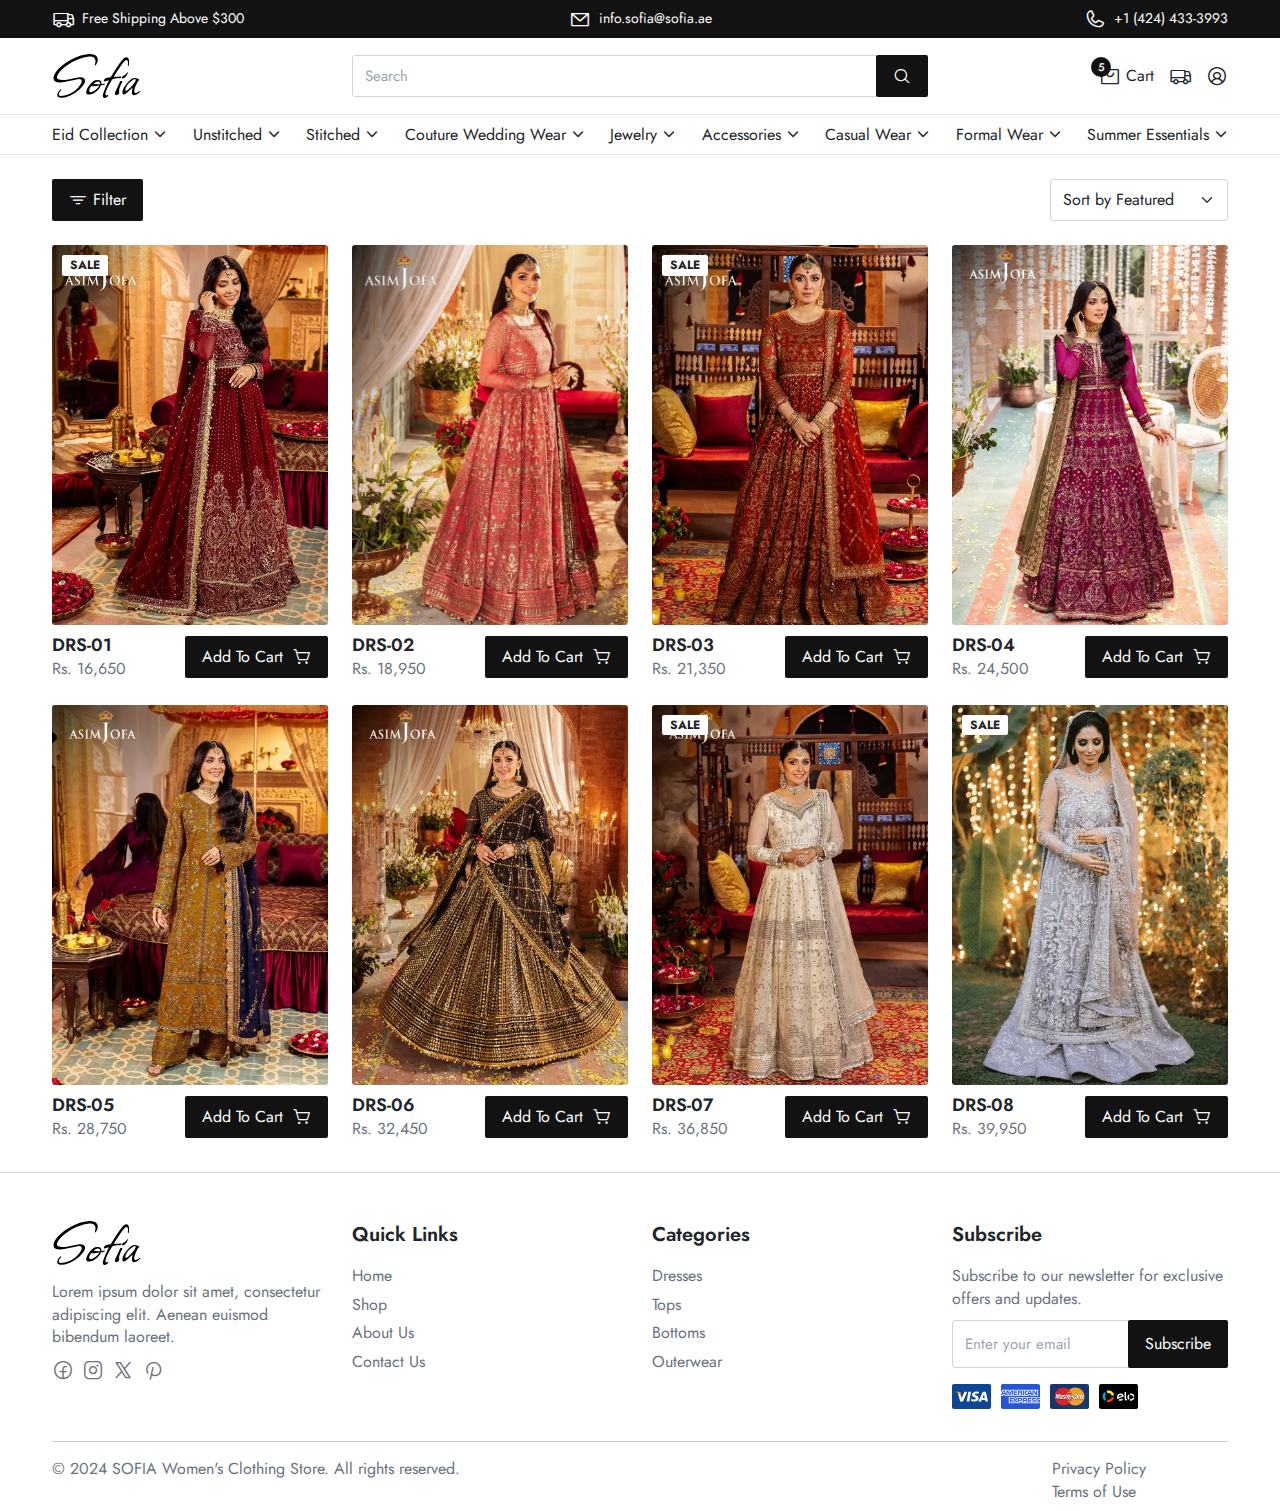
<file: single_collection.html>
<!DOCTYPE html>
<html lang="en">

<head>
  <meta charset="UTF-8">
  <meta name="viewport" content="width=device-width, initial-scale=1.0">
  <title>Sofia - Women's Clothes store</title>
  <link rel="stylesheet" href="css/bootstrap.min.css">
  <link rel="stylesheet" href="css/swiper.min.css">
  <link rel="stylesheet" href="css/jquery-ui.min.css">
  <link rel="stylesheet" href="css/styles.css">
  <link rel="stylesheet" href="css/responsive.css">
  <!-- Favicon -->
  <link rel="icon" href="images/brand/favicon.svg" type="image/x-icon">
</head>

<body>
  <!-- offcanvas -->
  <div class="offcanvas offcanvas-end" id="cart_canvas">
    <div class="offcanvas-header">
      <h6 class="text-uppercase">shopping bag <span class="text-capitalize">(5 items)</span> </h6>
      <button type="button" class="btn-close" data-bs-dismiss="offcanvas"></button>
    </div>
    <div class="offcanvas-body bg-light">
      <ul class="list-unstyled">
        <li>
          <div class="card cart_product mb-3">
            <figure>
              <a href="single_product.html"><img src="images/products/product_1.webp" class="" alt="..."></a>
            </figure>
            <div class="card-body">
              <h5 class="card-title">drs-01</h5>
              <p class="card-text">Rs. 16,650</p>
            </div>
            <div class="card-footer">
              <button class="btn">
                <i class="ph ph-trash"></i>
              </button>
            </div>
          </div>
        </li>
        <li>
          <div class="card cart_product mb-3">
            <figure>
              <a href="single_product.html"><img src="images/products/product_2.webp" class="" alt="..."></a>
            </figure>
            <div class="card-body">
              <h5 class="card-title">drs-02</h5>
              <p class="card-text">Rs. 18,950</p>
            </div>
            <div class="card-footer">
              <button class="btn">
                <i class="ph ph-trash"></i>
              </button>
            </div>
          </div>
        </li>
        <li>
          <div class="card cart_product mb-3">
            <figure>
              <a href="single_product.html"><img src="images/products/product_3.webp" class="" alt="..."></a>
            </figure>
            <div class="card-body">
              <h5 class="card-title">drs-03</h5>
              <p class="card-text">Rs. 21,350</p>
            </div>
            <div class="card-footer">
              <button class="btn">
                <i class="ph ph-trash"></i>
              </button>
            </div>
          </div>
        </li>
        <li>
          <div class="card cart_product mb-3">
            <figure>
              <a href="single_product.html"><img src="images/products/product_4.webp" class="" alt="..."></a>
            </figure>
            <div class="card-body">
              <h5 class="card-title">drs-04</h5>
              <p class="card-text">Rs. 24,500</p>
            </div>
            <div class="card-footer">
              <button class="btn">
                <i class="ph ph-trash"></i>
              </button>
            </div>
          </div>
        </li>
        <li>
          <div class="card cart_product mb-3">
            <figure>
              <a href="single_product.html"><img src="images/products/product_5.webp" class="" alt="..."></a>
            </figure>
            <div class="card-body">
              <h5 class="card-title">drs-05</h5>
              <p class="card-text">Rs. 28,750</p>
            </div>
            <div class="card-footer">
              <button class="btn">
                <i class="ph ph-trash"></i>
              </button>
            </div>
          </div>
        </li>
      </ul>
    </div>
    <div class="offcanvas-footer">
      <div class="d-flex gap-2 w-100 align-items-center justify-content-between">
        <h6 class="fw-normal">Sub Total</h6>
        <h6 class="fw-normal">$20.63</h6>
      </div>
      <small class="text-center w-100 mt-2 mb-3 d-block">Shipping, taxes, and discount codes calculated at checkout.</small>
      <a href="checkout.html" class="btn w-100">
        <span>Check Out</span>
      </a>
      <a href="cart.html" class="text_btn mt-2">
        <span>View all cart</span>
      </a>
    </div>
  </div>
  <!-- end offcanvas -->
  <!--============================
  =            Header            =
  =============================-->
  <header>
    <div class="header_top d-sm-block d-none xs-width py-2 text-white">
      <div class="container">
        <div class="row">
          <div class="col-sm-4">
            <div class="d-flex align-items-center justify-content-start gap-2">
              <i class="ph ph-truck"></i>
              <p class="small">Free Shipping Above $300</p>
            </div>
          </div>
          <div class="col-sm-4 d-none d-sm-block">
            <div class="d-flex align-items-center justify-content-center gap-2">
              <i class="ph ph-envelope-simple"></i>
              <p class="small">info.sofia@sofia.ae</p>
            </div>
          </div>
          <div class="col-sm-4">
            <div class="d-flex align-items-center justify-content-end gap-2">
              <i class="ph ph-phone"></i>
              <p class="small">+1 (424) 433-3993</p>
            </div>
          </div>
        </div>
      </div>
    </div>
    <div class="header_middle xs-width py-3">
      <div class="container">
        <div class="row">
          <div class="col-md-3 col-6">
            <a href="index.html" class="logo">
              <img src="images/brand/logo.svg"/ alt="Brand Logo">
            </a>
          </div>
          <div class="col-sm-6 d-md-block d-none">
            <div class="header_search_wrapper">
              <a href="#" class="header_icon d-md-none d-flex">
                <i class="ph ph-magnifying-glass"></i>
              </a>
              <form class="form-inline w-100 d-md-flex d-none">
                <div class="input-group">
                  <input type="text" class="form-control" placeholder="Search" aria-label="Search" aria-describedby="search-addon">
                  <div class="input-group-append">
                    <button class="btn btn-primary" type="submit"><i class="ph ph-magnifying-glass"></i></button>
                  </div>
                </div>
              </form>
            </div>
          </div>
          <div class="col-md-3 col-6">
            <div class="header_ecom_icons">
              <a href="cart.html" class="header_icon icon_badge" data-bs-toggle="offcanvas" data-bs-target="#cart_canvas" data-value="5">
                <i class="ph ph-shopping-bag"></i>
                <span class="d-md-block d-none">Cart</span>
              </a>
              <a href="cart.html" class="header_icon d-flex d-md-none">
                <i class="ph ph-magnifying-glass"></i>
              </a>
              <a href="track_order.html" class="header_icon d-flex">
                <i class="ph ph-truck"></i>
              </a>
              <a href="login.html" class="header_icon">
                <i class="ph ph-user-circle"></i>
              </a>
            </div>
          </div>
        </div>
      </div>
    </div>
    <div class="header_bottom xs-width">
      <div class="container">
        <div class="row">
          <div class="col-lg-12 col-sm-2">
            <button data-bs-toggle="offcanvas" data-bs-target="#menu" class="sale_btn d-lg-none px-3 d-flex">
              <i class="ph ph-list"></i>
            </button>
            <div id="menu" class="menu">
              <div class="offcanvas-header d-lg-none d-flex">
                <h5 class="">Menu</h5>
                <button type="button" class="btn-close" data-bs-dismiss="offcanvas"></button>
              </div>
              <div class="offcanvas-body overflow">
                <ul class="header_categories d-lg-flex justify-content-between align-items-center gap-4">
                  <li>
                    <a class="text-capitalize" href="javascript:void(0)">eid collection</a>
                    <div class="dropdown-menu">
                      <a href="single_collection.html" class="dropdown-item">
                        <i class="ph ph-caret-right"></i>
                        <span>Unstitched</span>
                      </a>
                      <a href="single_collection.html" class="dropdown-item">
                        <i class="ph ph-caret-right"></i>
                        <span>Stitched</span>
                      </a>
                      <a href="single_collection.html" class="dropdown-item">
                        <i class="ph ph-caret-right"></i>
                        <span>Luxury Formals</span>
                      </a>
                      <a href="collections.html" class="dropdown-item">
                        <i class="ph ph-caret-right"></i>
                        <span>View All</span>
                      </a>
                    </div>
                  </li>
                  <li>
                    <a class="text-capitalize" href="javascript:void(0)">Unstitched</a>
                    <div class="dropdown-menu">
                      <a href="single_collection.html" class="dropdown-item">
                        <i class="ph ph-caret-right"></i>
                        <span>Cotton Unstitched</span>
                      </a>
                      <a href="single_collection.html" class="dropdown-item">
                        <i class="ph ph-caret-right"></i>
                        <span>Lawn Unstitched</span>
                      </a>
                      <a href="single_collection.html" class="dropdown-item">
                        <i class="ph ph-caret-right"></i>
                        <span>Embroidered Unstitched</span>
                      </a>
                      <a href="single_collection.html" class="dropdown-item">
                        <i class="ph ph-caret-right"></i>
                        <span>Printed Unstitched</span>
                      </a>
                    </div>
                  </li>
                  <li>
                    <a class="text-capitalize" href="javascript:void(0)">Stitched</a>
                    <div class="dropdown-menu">
                      <a href="single_collection.html" class="dropdown-item">
                        <i class="ph ph-caret-right"></i>
                        <span>Casual Stitched</span>
                      </a>
                      <a href="single_collection.html" class="dropdown-item">
                        <i class="ph ph-caret-right"></i>
                        <span>Formal Stitched</span>
                      </a>
                      <a href="single_collection.html" class="dropdown-item">
                        <i class="ph ph-caret-right"></i>
                        <span>Designer Stitched</span>
                      </a>
                      <a href="single_collection.html" class="dropdown-item">
                        <i class="ph ph-caret-right"></i>
                        <span>Party Wear Stitched</span>
                      </a>
                    </div>
                  </li>
                  <li>
                    <a class="text-capitalize" href="javascript:void(0)">Couture Wedding Wear</a>
                    <div class="dropdown-menu">
                      <a href="single_collection.html" class="dropdown-item">
                        <i class="ph ph-caret-right"></i>
                        <span>Bridal Dresses</span>
                      </a>
                      <a href="single_collection.html" class="dropdown-item">
                        <i class="ph ph-caret-right"></i>
                        <span>Groom Sherwanis</span>
                      </a>
                      <a href="single_collection.html" class="dropdown-item">
                        <i class="ph ph-caret-right"></i>
                        <span>Wedding Accessories</span>
                      </a>
                    </div>
                  </li>
                  <li>
                    <a class="text-capitalize" href="javascript:void(0)">Jewelry</a>
                    <div class="dropdown-menu">
                      <a href="single_collection.html" class="dropdown-item">
                        <i class="ph ph-caret-right"></i>
                        <span>Earrings</span>
                      </a>
                      <a href="single_collection.html" class="dropdown-item">
                        <i class="ph ph-caret-right"></i>
                        <span>Necklaces</span>
                      </a>
                      <a href="single_collection.html" class="dropdown-item">
                        <i class="ph ph-caret-right"></i>
                        <span>Bracelets</span>
                      </a>
                    </div>
                  </li>
                  <li>
                    <a class="text-capitalize" href="javascript:void(0)">Accessories</a>
                    <div class="dropdown-menu">
                      <a href="single_collection.html" class="dropdown-item">
                        <i class="ph ph-caret-right"></i>
                        <span>Bags</span>
                      </a>
                      <a href="single_collection.html" class="dropdown-item">
                        <i class="ph ph-caret-right"></i>
                        <span>Belts</span>
                      </a>
                      <a href="single_collection.html" class="dropdown-item">
                        <i class="ph ph-caret-right"></i>
                        <span>Scarves</span>
                      </a>
                    </div>
                  </li>
                  <li>
                    <a class="text-capitalize" href="javascript:void(0)">Casual Wear</a>
                    <div class="dropdown-menu">
                      <a href="single_collection.html" class="dropdown-item">
                        <i class="ph ph-caret-right"></i>
                        <span>Everyday Comfort</span>
                      </a>
                      <a href="single_collection.html" class="dropdown-item">
                        <i class="ph ph-caret-right"></i>
                        <span>Weekend Vibes</span>
                      </a>
                    </div>
                  </li>
                  <li>
                    <a class="text-capitalize" href="javascript:void(0)">Formal Wear</a>
                    <div class="dropdown-menu">
                      <a href="single_collection.html" class="dropdown-item">
                        <i class="ph ph-caret-right"></i>
                        <span>Office Attire</span>
                      </a>
                      <a href="single_collection.html" class="dropdown-item">
                        <i class="ph ph-caret-right"></i>
                        <span>Business Meetings</span>
                      </a>
                    </div>
                  </li>
                  <li>
                    <a class="text-capitalize" href="javascript:void(0)">Summer Essentials</a>
                    <div class="dropdown-menu">
                      <a href="single_collection.html" class="dropdown-item">
                        <i class="ph ph-caret-right"></i>
                        <span>Light Dresses</span>
                      </a>
                      <a href="single_collection.html" class="dropdown-item">
                        <i class="ph ph-caret-right"></i>
                        <span>Breezy Tops</span>
                      </a>
                    </div>
                  </li>
                </ul>
              </div>
            </div>
          </div>
        </div>
      </div>
    </div>
  </header>
  <!--====  End of Footer  ====-->
  <!--============================
  =            Filter            =
  =============================-->
  <div class="offcanvas offcanvas-start" id="filter">
    <div class="offcanvas-header">
      <h5 class="text-uppercase">Filter</h5>
      <button type="button" class="btn-close" data-bs-dismiss="offcanvas"></button>
    </div>
    <div class="offcanvas-body">
      <div class="filter_side_item">
        <h5 class="filter_side_heading">Price filter</h5>
        <div class="price_slide_wrapper">
          <div class="highest_price">
            <p>The highest price is $300</p>
            <button class="price_rest">Reset</button>
          </div>
          <div class="price_slider">
            <div id="slider-range"></div>
          </div>
          <div class="price_inputs">
            <label for="" class="price_input min_value">
              <span>$</span>
              <input type="number" placeholder="eg.50">
            </label>
            <label for="" class="price_input max_value">
              <span>$</span>
              <input type="number" placeholder="eg.50">
            </label>
          </div>
        </div>
      </div>
      <div class="filter_side_item">
        <h5 class="filter_side_heading">Categories</h5>
        <div class="filter_checkList">
          <label for="sofa" class="filter_check form-check">
            <input type="checkbox" id="sofa" class="form-check-input">
            <span>Sofa</span>
            <small>(37)</small>
          </label>
          <label for="coffee_table" class="filter_check form-check">
            <input type="checkbox" id="coffee_table" class="form-check-input">
            <span>Coffee Table</span>
            <small>(42)</small>
          </label>
        </div>
      </div>
      <div class="filter_side_item">
        <h5 class="filter_side_heading">Availability</h5>
        <div class="filter_checkList">
          <label for="in_stock" class="filter_check form-check">
            <input type="checkbox" id="in_stock" class="form-check-input">
            <span>In stock</span>
            <small>(198)</small>
          </label>
          <label for="out_of_stock" class="filter_check form-check">
            <input type="checkbox" id="out_of_stock" class="form-check-input">
            <span>Out of stock</span>
            <small>(79)</small>
          </label>
        </div>
      </div>
      <div class="filter_side_item">
        <h5 class="filter_side_heading">Color Filter</h5>
        <div class="color_filter">
          <label for="86aab0" style="background: #86aab0;">
            <input type="checkbox" id="86aab0" value="#86aab0">
          </label>
          <label for="ba957d" style="background: #ba957d;">
            <input type="checkbox" id="ba957d" value="#ba957d">
          </label>
          <label for="a52a2a" style="background: #a52a2a;">
            <input type="checkbox" id="a52a2a" value="#a52a2a">
          </label>
          <label for="b87145" style="background: #b87145;">
            <input type="checkbox" id="b87145" value="#b87145">
          </label>
          <label for="cdd1c6" style="background: #cdd1c6;">
            <input type="checkbox" id="cdd1c6" value="#cdd1c6">
          </label>
        </div>
      </div>
      <div class="filter_side_item">
        <h5 class="filter_side_heading">Sizes</h5>
        <div class="filter_checkList">
          <label for="small" class="filter_check form-check">
            <input type="checkbox" id="small" class="form-check-input">
            <span>Small</span>
            <small>(10)</small>
          </label>
          <label for="Medium" class="filter_check form-check">
            <input type="checkbox" id="Medium" class="form-check-input">
            <span>Medium</span>
            <small>(30)</small>
          </label>
          <label for="Large" class="filter_check form-check">
            <input type="checkbox" id="Large" class="form-check-input">
            <span>Large</span>
            <small>(50)</small>
          </label>
          <label for="ExtraLarge" class="filter_check form-check">
            <input type="checkbox" id="ExtraLarge" class="form-check-input">
            <span>ExtraLarge</span>
            <small>(70)</small>
          </label>
          <label for="1kg" class="filter_check form-check">
            <input type="checkbox" id="1kg" class="form-check-input">
            <span>1kg</span>
            <small>(50)</small>
          </label>
          <label for="2kg" class="filter_check form-check">
            <input type="checkbox" id="2kg" class="form-check-input">
            <span>2kg</span>
            <small>(60)</small>
          </label>
          <label for="3kg" class="filter_check form-check">
            <input type="checkbox" id="3kg" class="form-check-input">
            <span>3kg</span>
            <small>(70)</small>
          </label>
          <label for="4kg" class="filter_check form-check">
            <input type="checkbox" id="4kg" class="form-check-input">
            <span>4kg</span>
            <small>(90)</small>
          </label>
        </div>
      </div>
    </div>
    <div class="offcanvas-footer d-flex justify-content-end gap-2">
      <button class="btn outline" data-bs-dismiss="offcanvas">
        <span>cencal</span>
      </button>
      <button class="btn" data-bs-dismiss="offcanvas">
        <span>apply</span>
      </button>
    </div>
  </div>
  <!--====  End of Filter  ====-->
  <!--==========================
  =            Main            =
  ===========================-->
  <main>
    <!-- Single Collection -->
    <section class="new_arrivals py-4">
      <div class="container">
        <!-- Filter row -->
        <div class="row mb-4">
          <div class="col-6">
            <button class="btn" data-bs-target="#filter" data-bs-toggle="offcanvas">
              <i class="ph ph-funnel-simple"></i>
              <span>Filter</span>
            </button>
          </div>
          <div class="col-6 d-flex justify-content-end">
            <select class="form-select">
              <option selected>Sort by Featured</option>
              <option>Best selling</option>
              <option>Alphabetically, A-Z</option>
              <option>Alphabetically, Z-A</option>
              <option>Price, low to high</option>
              <option>Price, high to low</option>
              <option>Date, old to new</option>
              <option>Date, new to old</option>
            </select>
          </div>
        </div>
        <div class="row products_row">
          <div class="col-lg-3 col-md-4 col-6 mb-3">
            <div class="card product_card">
              <figure class="product_img">
                <span class="badge">Sale</span>
                <a href="single_product.html"><img src="images/products/product_1.webp" class="card-img" alt="Product Image"></a>
              </figure>
              <div class="card-body">
                <hgroup>
                  <a href="single_product.html">
                    <h5 class="card-title">drs-01</h5>
                  </a>
                  <p class="card-text">Rs. 16,650</p>
                </hgroup>
                <a href="#" class="btn">
                  <span class="d-md-block d-none me-1">Add to cart</span>
                  <i class="ph ph-shopping-cart-simple"></i>
                </a>
              </div>
            </div>
          </div>
          <div class="col-lg-3 col-md-4 col-6 mb-3">
            <div class="card product_card">
              <figure class="product_img">
                <a href="single_product.html"><img src="images/products/product_2.webp" class="card-img" alt="Product Image"></a>
              </figure>
              <div class="card-body">
                <hgroup>
                  <a href="single_product.html">
                    <h5 class="card-title">drs-02</h5>
                  </a>
                  <p class="card-text">Rs. 18,950</p>
                </hgroup>
                <a href="#" class="btn">
                  <span class="d-md-block d-none me-1">Add to cart</span>
                  <i class="ph ph-shopping-cart-simple"></i>
                </a>
              </div>
            </div>
          </div>
          <div class="col-lg-3 col-md-4 col-6 mb-3">
            <div class="card product_card">
              <figure class="product_img">
                <span class="badge">Sale</span>
                <a href="single_product.html"><img src="images/products/product_3.webp" class="card-img" alt="Product Image"></a>
              </figure>
              <div class="card-body">
                <hgroup>
                  <a href="single_product.html">
                    <h5 class="card-title">drs-03</h5>
                  </a>
                  <p class="card-text">Rs. 21,350</p>
                </hgroup>
                <a href="#" class="btn">
                  <span class="d-md-block d-none me-1">Add to cart</span>
                  <i class="ph ph-shopping-cart-simple"></i>
                </a>
              </div>
            </div>
          </div>
          <div class="col-lg-3 col-md-4 col-6 mb-3">
            <div class="card product_card">
              <figure class="product_img">
                <a href="single_product.html"><img src="images/products/product_4.webp" class="card-img" alt="Product Image"></a>
              </figure>
              <div class="card-body">
                <hgroup>
                  <a href="single_product.html">
                    <h5 class="card-title">drs-04</h5>
                  </a>
                  <p class="card-text">Rs. 24,500</p>
                </hgroup>
                <a href="#" class="btn">
                  <span class="d-md-block d-none me-1">Add to cart</span>
                  <i class="ph ph-shopping-cart-simple"></i>
                </a>
              </div>
            </div>
          </div>
          <div class="col-lg-3 col-md-4 col-6 mb-3">
            <div class="card product_card">
              <figure class="product_img">
                <a href="single_product.html"><img src="images/products/product_5.webp" class="card-img" alt="Product Image"></a>
              </figure>
              <div class="card-body">
                <hgroup>
                  <a href="single_product.html">
                    <h5 class="card-title">drs-05</h5>
                  </a>
                  <p class="card-text">Rs. 28,750</p>
                </hgroup>
                <a href="#" class="btn">
                  <span class="d-md-block d-none me-1">Add to cart</span>
                  <i class="ph ph-shopping-cart-simple"></i>
                </a>
              </div>
            </div>
          </div>
          <div class="col-lg-3 col-md-4 col-6 mb-3">
            <div class="card product_card">
              <figure class="product_img">
                <a href="single_product.html"><img src="images/products/product_6.webp" class="card-img" alt="Product Image"></a>
              </figure>
              <div class="card-body">
                <hgroup>
                  <a href="single_product.html">
                    <h5 class="card-title">drs-06</h5>
                  </a>
                  <p class="card-text">Rs. 32,450</p>
                </hgroup>
                <a href="#" class="btn">
                  <span class="d-md-block d-none me-1">Add to cart</span>
                  <i class="ph ph-shopping-cart-simple"></i>
                </a>
              </div>
            </div>
          </div>
          <div class="col-lg-3 col-md-4 col-6 mb-3">
            <div class="card product_card">
              <figure class="product_img">
                <span class="badge">Sale</span>
                <a href="single_product.html"><img src="images/products/product_7.webp" class="card-img" alt="Product Image"></a>
              </figure>
              <div class="card-body">
                <hgroup>
                  <a href="single_product.html">
                    <h5 class="card-title">drs-07</h5>
                  </a>
                  <p class="card-text">Rs. 36,850</p>
                </hgroup>
                <a href="#" class="btn">
                  <span class="d-md-block d-none me-1">Add to cart</span>
                  <i class="ph ph-shopping-cart-simple"></i>
                </a>
              </div>
            </div>
          </div>
          <div class="col-lg-3 col-md-4 col-6 mb-3">
            <div class="card product_card">
              <figure class="product_img">
                <span class="badge">Sale</span>
                <a href="single_product.html"><img src="images/products/product_8.webp" class="card-img" alt="Product Image"></a>
              </figure>
              <div class="card-body">
                <hgroup>
                  <a href="single_product.html">
                    <h5 class="card-title">drs-08</h5>
                  </a>
                  <p class="card-text">Rs. 39,950</p>
                </hgroup>
                <a href="#" class="btn">
                  <span class="d-md-block d-none me-1">Add to cart</span>
                  <i class="ph ph-shopping-cart-simple"></i>
                </a>
              </div>
            </div>
          </div>
        </div>
      </div>
    </section>
    <!-- Single Collection end -->
  </main>
  <!--====  End of Main  ====-->
  <!--============================
  =            Footer            =
  =============================-->
  <footer class="footer pt-5 pb-2">
    <div class="container">
      <div class="row">
        <div class="col-lg-3 col-md-4 col-sm-6 col-12 mb-3">
          <a href="index.html" class="logo mx-0 mb-3">
            <img src="images/brand/logo.svg" alt="">
          </a>
          <p>Lorem ipsum dolor sit amet, consectetur adipiscing elit. Aenean euismod bibendum laoreet.</p>
          <div class="d-flex gap-2 align-items-center">
            <a href="#"><i class="ph ph-facebook-logo"></i></a>
            <a href="#"><i class="ph ph-instagram-logo"></i></a>
            <a href="#"><i class="ph ph-x-logo"></i></a>
            <a href="#"><i class="ph ph-pinterest-logo"></i></a>
          </div>
        </div>
        <div class="col-lg-3 col-md-4 col-sm-6 col-12 mb-3">
          <h5 class="mb-3">Quick Links</h5>
          <ul class="list-unstyled">
            <li><a href="index.html">Home</a></li>
            <li><a href="single_collection.html">Shop</a></li>
            <li><a href="about.html">About Us</a></li>
            <li><a href="contact.html">Contact Us</a></li>
          </ul>
        </div>
        <div class="col-lg-3 col-md-4 col-sm-6 col-12 mb-3">
          <h5 class="mb-3">Categories</h5>
          <ul class="list-unstyled">
            <li><a href="#">Dresses</a></li>
            <li><a href="#">Tops</a></li>
            <li><a href="#">Bottoms</a></li>
            <li><a href="#">Outerwear</a></li>
          </ul>
        </div>
        <div class="col-lg-3 col-md-4 col-sm-6 col-12 mb-3">
          <h5 class="mb-3">Subscribe</h5>
          <p>Subscribe to our newsletter for exclusive offers and updates.</p>
          <form action="#" method="post" class="subscribe-form">
            <div class="input-group">
              <input type="email" class="form-control" placeholder="Enter your email" required>
              <div class="input-group-append">
                <button class="btn btn-primary" type="submit">Subscribe</button>
              </div>
            </div>
          </form>
          <div class="footer_payment_methods mt-3">
            <figure class="method">
              <img src="images/payments/visa.svg" alt="visa">
            </figure>
            <figure class="method">
              <img src="images/payments/amex.svg" alt="amex">
            </figure>
            <figure class="method">
              <img src="images/payments/mastercard.svg" alt="mastercard">
            </figure>
            <figure class="method">
              <img src="images/payments/elo.svg" alt="elo">
            </figure>
          </div>
        </div>
      </div>
      <hr>
      <div class="row">
        <div class="col-md-10">
          <p>&copy; 2024 SOFIA Women's Clothing Store. All rights reserved.</p>
        </div>
        <div class="col-md-2 text-md-right">
          <ul class="list-inline">
            <li class="list-inline-item"><a href="privacy_policy.html">Privacy Policy</a></li>
            <li class="list-inline-item"><a href="term_conditions.html">Terms of Use</a></li>
          </ul>
        </div>
      </div>
    </div>
  </footer>
  <!--====  End of Footer  ====-->
  <!-- Scripts Files -->
  <script src="js/jquery.min.js"></script>
  <script src="js/bootstrap.min.js"></script>
  <script src="js/swiper.min.js"></script>
  <script src="js/jquery-ui.min.js"></script>
  <script src="js/phosphor-icons.js"></script>
  <script src="js/script.js"></script>
</body>

</html>
</file>
<file: css/styles.css>
@font-face {
  src: url("../fonts/Jost/Jost-Thin.ttf");
  font-family: "Jost";
  font-weight: 100;
  font-style: normal;
}

@font-face {
  src: url("../fonts/Jost/Jost-ExtraLight.ttf");
  font-family: "Jost";
  font-weight: 200;
  font-style: normal;
}

@font-face {
  src: url("../fonts/Jost/Jost-Light.ttf");
  font-family: "Jost";
  font-weight: 300;
  font-style: normal;
}

@font-face {
  src: url("../fonts/Jost/Jost-Regular.ttf");
  font-family: "Jost";
  font-weight: 400;
  font-style: normal;
}

@font-face {
  src: url("../fonts/Jost/Jost-Medium.ttf");
  font-family: "Jost";
  font-weight: 500;
  font-style: normal;
}

@font-face {
  src: url("../fonts/Jost/Jost-SemiBold.ttf");
  font-family: "Jost";
  font-weight: 600;
  font-style: normal;
}

@font-face {
  src: url("../fonts/Jost/Jost-Bold.ttf");
  font-family: "Jost";
  font-weight: 700;
  font-style: normal;
}

@font-face {
  src: url("../fonts/Jost/Jost-ExtraBold.ttf");
  font-family: "Jost";
  font-weight: 800;
  font-style: normal;
}

@font-face {
  src: url("../fonts/Jost/Jost-Black.ttf");
  font-family: "Jost";
  font-weight: 900;
  font-style: normal;
}

::-webkit-scrollbar {
  width: 2px;
}

/* Width of the scrollbar */
body::-webkit-scrollbar {
  width: 10px;
}

/* Track */
::-webkit-scrollbar-track {
  background: var(--gray-s0);
}

/* Handle */
::-webkit-scrollbar-thumb {
  background: var(--gray-900);
}

/* Handle on hover */
::-webkit-scrollbar-thumb:hover {
  background: var(--on-primary-container);
}

* {
  margin: 0;
  padding: 0;
  font-family: Jost;
  box-sizing: border-box;
}

:root {
  --black: #121212;
  --white: #fff;
  --text: #222222;
  --font-icon: "Phosphor";
  --gray-50: #f9fafbff;
  --gray-100: #f3f4f6ff;
  --gray-150: #e5e7ebff;
  --gray-200: #d1d5dbff;
  --gray-250: #9ca3afff;
  --gray-300: #6b7280ff;
  --gray-350: #4b5563ff;
  --gray-400: #374151ff;
  --gray-450: #1f2937ff;
  --gray-500: #111827ff;
  --gray-550: #0d1824ff;
  --gray-600: #0b1522ff;
  --gray-650: #08141fff;
  --gray-700: #060e1cff;
  --gray-750: #040a14ff;
  --gray-800: #03070aff;
  --gray-850: #020405ff;
  --gray-900: #000000ff;
}

html,
body {
  font-weight: 400;
}

body:has(.navbar.active) {
  overflow: hidden;
}

i,
ul,
li,
ol,
p,
h1,
h2,
h3,
h4,
h5,
h6,
span,
label,
figure {
  margin: 0;
  padding: 0;
  list-style: none;
  line-height: 1.4;
}

h1,
h2,
h3,
h4,
h5,
h6 {
  font-weight: 600;
}

a,
button {
  color: unset;
  text-decoration: none;
  background: transparent;
  outline: none;
  border: none;
}

a[class^="link-"] {
  text-decoration: underline;
}

input,
textarea {
  background: transparent;
  outline: none;
  border: none;
}

input[type="password"] {
  line-height: 1;
  font-weight: 700;
}

::placeholder {
  font-weight: 400 !important;
  font-size: clamp(14px, 2vw, 15px);
  color: var(--gray-250) !important;
}

i,
span {
  display: inline-block;
}

section:not(.no_p) {
  padding: 30px 0;
}

@media (min-width: 768px) {
  section:not(.no_p) {
    padding: 60px 0;
  }
}

section.bg {
  background: var(--gray-50);
}

figure {
  display: flex;
  overflow: hidden;
  align-items: center;
  justify-content: center;
}

figure img {
  width: 100%;
  height: 100%;
  object-fit: cover;
}

i[class^="ph"] {
  font-size: clamp(20px, 2vw, 22px);
}

.btn {
  display: inline-flex;
  grid-gap: 6px;
  cursor: pointer;
  padding: 10px 15px;
  border-radius: 2px;
  color: var(--white);
  align-items: center;
  transition: 0.2s ease;
  justify-content: center;
  text-transform: capitalize;
  font-size: clamp(14px, 2vw, 16px);
  background-color: var(--black);
  border: 2px solid var(--black);
}

.text_btn {
  display: flex;
  text-align: center;
  justify-content: center;
  font-weight: 500;
  text-transform: capitalize;
  font-size: clamp(13px, 2vw, 15px);
}

.btn:hover {
  color: var(--black);
  border-color: var(--black);
  background-color: transparent;
}

.btn.outline {
  color: var(--black);
  border: 2px solid var(--black);
  background: var(--white);
}

.btn.outline:hover {
  background: var(--black);
  border-color: var(--black);
  color: var(--white);
}

.btn i {
  font-size: clamp(16px, 2vw, 18px);
}

.btn span {
  font-weight: 400;
  line-height: 1;
}

.webkit_box {
  display: -webkit-box;
  -webkit-line-clamp: 1;
  overflow: hidden;
  -webkit-box-orient: vertical;
  text-overflow: ellipsis;
}

.arrows {
  background: var(--black);
  border-radius: 50%;
  transition: 0.2s ease;
  width: 40px !important;
  height: 40px !important;
}

.arrows:after {
  color: var(--white);
  font-size: 15px !important;
  font-weight: 600;
}

.heading {
  font-weight: 600;
  line-height: 1.2;
  font-size: clamp(25px, 4vw, 34px);
}

.text_line {
  margin-top: 5px;
  color: var(--gray-300);
  font-size: clamp(14px, 2vw, 16px);
}

/* bootstrap override css */
.offcanvas-header {
  border-bottom: 1px solid var(--gray-150);
}

.offcanvas-footer {
  border-top: 1px solid var(--gray-150);
  padding: var(--bs-offcanvas-padding-y) var(--bs-offcanvas-padding-x);
}

.btn-close {
  background: none;
  position: relative;
  padding: 0 !important;
  height: 20px;
  width: 20px;
}

.btn-close:before {
  content: '\E4F6';
  font-family: var(--font-icon);
  font-weight: 900;
  font-size: 18px;
  top: 0;
  left: 0;
  position: absolute;
  height: 100%;
  width: 100%;
  line-height: 1;
}

.dropdown-menu {
  border-radius: 3px;
}

.dropdown-item {
  display: flex;
  grid-gap: 8px;
  transition: 0.2s ease;
  align-items: center;
}

.dropdown-item:hover {
  color: var(--white);
  background: var(--black);
}

.card {
  border: none;
  background-color: transparent;
}

.card-img,
.card-img-top {
  border-radius: 0px;
}

.card-title {
  margin: 0;
}

.badge {
  background: var(--white);
  position: absolute;
  top: 10px;
  left: 10px;
  color: var(--text);
  text-transform: uppercase;
  border-radius: 2px;
}

.form-control,
.form-select {
  width: unset;
  border-radius: 3px;
  border-color: var(--gray-200);
}

.form-control {
  width: 100%;
}

.card-text {
  color: var(--gray-300);
  font-size: 16px;
}

.card-footer {
  padding: 0;
  border: none;
  background: transparent;
}

.form-check-input:checked {
  background-color: var(--black);
  border-radius: 3px;
  border-color: var(--black);
}

.form-check-input {
  margin-top: 0;
}

.form-check-input:focus,
.accordion-button:focus,
.form-select:focus,
.form-control:focus {
  box-shadow: none;
  border-color: var(--black);
  color: var(--black);
}

.accordion-button:not(.collapsed) {
  color: var(--black);
  background: var(--gray-100);
  border-radius: 3px 3px 0 0 !important;
}

.form-check-label {
  user-select: none;
  cursor: pointer;
}

table th {
  padding: 0 8px 0 0;
  font-weight: 500;
}

table td {
  padding: 5px;
  color: var(--gray-300);
}

.accordion-item {
  border-radius: 3px !important;
}

select {
  cursor: pointer;
}

.form-check-input[type=checkbox] {
  border-radius: 3px;
}

.custom-radio {
  padding: 15px;
  cursor: pointer;
  margin-bottom: 5px;
  width: 100%;
  border-radius: 5px;
  transition: 0.2s ease;
  border: 1px solid var(--gray-150);
}

.custom-radio:has(input:checked) {
  background: var(--gray-50);
  border-color: var(--gray-150);
}

.custom-radio input:checked {
  border-radius: 50px;
}

.form-check-label {
  grid-gap: 8px;
  cursor: pointer;
  align-items: center;
  display: inline-flex;
}

.link {
  grid-gap: 5px;
  display: inline-flex;
  align-items: center;
  color: var(--primary);
  justify-content: center;
  font-size: clamp(14px, 2vw, 16px);
}

.link span {
  font-weight: 400;
  line-height: 1.2;
}

.link i {
  font-size: clamp(16px, 2vw, 18px);
}

.radio-accordion .accordion-button::after {
  content: none !important;
}

.radio-accordion .accordion-button::before {
  content: '';
  height: 18px;
  width: 18px;
  margin-right: 10px;
  border-radius: 50px;
  border: 1px solid var(--gray-150);
  transition: 0.2s ease;
  background: var(--gray-50);
}

.accordion-button:not(.collapsed) {
  background: var(--gray-50);
  color: var(--black);
}

.accordion-button {
  padding: 12px 15px;
}

.accordion-body {
  padding: 12px 15px;
}

.accordion-button::after {
  content: "\E136";
  color: var(--gray-300);
  font-family: var(--font-icon);
  background: unset !important;
  height: unset;
  font-size: clamp(16px, 2vw, 18px);
  width: unset;
}

.accordion-button:not(.collapsed)::after {
  color: var(--primary);
}

.accordion-item:has(.accordion-button:not(.collapsed)) {
  border-color: var(--gray-150);
}

.radio-accordion .accordion-button:not(.collapsed)::before {
  background: var(--white);
  box-shadow: inset 0 0 0 5px var(--gray-450);
}

.list-group {
  border-radius: 3px;
}

/* header */
header {
  position: relative;
}

.header_top {
  background: var(--black);
}

.logo {
  height: auto;
  width: 90px;
  display: flex;
  align-items: center;
  justify-content: center;
}

.logo img {
  width: 100%;
  height: 100%;
  object-fit: contain;
}

.header_icon {
  align-items: center;
  display: inline-flex;
  justify-content: center;
  grid-gap: 5px;
}

.icon_badge {
  position: relative;
}

.icon_badge:before {
  content: attr(data-value);
  height: 20px;
  display: flex;
  aspect-ratio: 1;
  font-size: 11px;
  top: -8px;
  left: -8px;
  position: absolute;
  border-radius: 50%;
  color: var(--white);
  font-weight: 500;
  align-items: center;
  justify-content: center;
  background: var(--black);
}

.header_search_wrapper,
.header_ecom_icons {
  height: 100%;
  display: flex;
  grid-gap: 10px;
  align-items: center;
}

.header_ecom_icons {
  grid-gap: 15px;
  justify-content: flex-end;
}

.header_bottom {
  border-block: 1px solid var(--gray-150);
}

@media (min-width: 992px) {
  .menu .offcanvas-body {
    overflow: unset;
  }
}

.header_categories li>a {
  display: flex;
  grid-gap: 5px;
  line-height: 1.2;
  padding-block: 10px;
  align-items: center;
  justify-content: space-between;
}

.header_categories li:has(.dropdown-menu)>a:after {
  content: '\e136';
  margin: 0;
  border: none;
  display: unset;
  font-weight: bolder;
  transition: 0.2s ease;
  vertical-align: unset;
  font-family: var(--font-icon);
  font-size: clamp(12px, 2vw, 14px);
}

.header_categories li:hover a:after {
  rotate: -180deg;
}

.header_categories li {
  position: relative;
}

.sale_btn {
  height: 40px;
  display: flex;
  padding: 8px 20px;
  color: var(--white);
  align-items: center;
  justify-content: center;
  background: var(--black);
}

header .dropdown-menu {
  left: 0;
  opacity: 0;
  min-width: 200px;
  transform: unset;
  pointer-events: none;
  top: calc(90% + 1px);
  transition: 0.2s ease 0.1s;
  border-color: #e5e7eb;
  display: inline-block;
  border-radius: 0 0 3px 3px;
}

header .header_categories li:hover .dropdown-menu {
  opacity: 1;
  pointer-events: auto;
  top: calc(100%);
  transition-delay: 0s;
}

header .dropdown-item i {
  font-size: clamp(12px, 2vw, 14px);
  font-weight: 600;
}

/* header end */

/* hero */
.hero {
  position: relative;
  height: calc(100dvh - 100px);
  overflow: hidden;
}

.hero::after {
  content: "";
  position: absolute;
  top: 0;
  left: 0;
  width: 100%;
  height: 100%;
  background-color: rgba(0, 0, 0, 0.1);
  /* Overlay ka color */
}

.hero video {
  height: 100dvh;
  object-fit: cover;
  object-position: bottom;
}

/* hero end */

/* collections */
.swiper-slide:has(.collection_card) {
  max-width: 300px;
  height: unset;
}

.collection_card {
  height: 100%;
}

.collection_card .collection_img {
  height: 100%;
  max-height: 400px;
  border-radius: 3px;
}

.collection_card .card-body {
  padding: 10px 5px;
  display: flex;
  align-items: center;
  justify-content: space-between;
}

.collection_card .card-body .btn {
  width: 35px;
  height: 35px;
  border-width: 1px;
  border-radius: 50%;
}

.collection_slider_buttons {
  display: flex;
  grid-gap: 10px;
  margin-top: 20px;
  justify-content: center;
}

@media (min-width: 992px) {
  .collection_slider_buttons {
    justify-content: flex-start;
  }
}

.collection_slider_buttons>* {
  position: relative;
  margin: 0;
  inset: unset;
}

.collection_card .card-title {
  font-weight: 500;
  text-transform: capitalize;
  font-size: clamp(18px, 2vw, 20px);
}

/* collections end */

/* banners */
.banners .row {
  margin: 0;
  padding: 0;
}

.banners div[class^="col-"] {
  padding: 0;
}

.banner_card {
  display: flex;
  overflow: hidden;
  position: relative;
}

.banner_img {
  height: 500px;
  width: 100%;
}

.banner_card_content {
  top: 0;
  left: 0;
  width: 100%;
  height: 100%;
  padding: 20px;
  position: absolute;
  background: linear-gradient(130deg, rgba(0, 0, 0, 0.5), transparent 50%);
}

.banner_title {
  margin-bottom: 5px;
  color: var(--white);
  text-transform: uppercase;
  font-size: clamp(24px, 3vw, 26px);
}

/* banners end */

/* New Arrivals */
.product_card .card-body {
  padding: 8px 0;
  display: flex;
  grid-gap: 10px;
  align-items: center;
  justify-content: space-between;
}

.product_img {
  height: 380px;
  overflow: hidden;
  border-radius: 3px;
}

.product_img a {
  height: 100%;
  display: block;
  width: 100%;
}

.product_card .card-title {
  font-size: clamp(16px, 2vw, 18px);
  text-transform: uppercase;
}

.products_row {
  margin-bottom: -1rem !important;
}

/* New Arrivals end */

/* Footer */
footer {
  border-top: 1px solid var(--gray-200);
}

.footer :where(p, li, a) {
  color: var(--gray-300);
  font-size: clamp(14px, 2vw, 16px);
}

.footer ul.list-unstyled {
  display: flex;
  grid-gap: 6px;
  flex-direction: column;
}

.footer p {
  margin-bottom: 10px;
}

.footer_payment_methods {
  display: flex;
  align-items: center;
  grid-gap: 10px;
}

.method {
  height: 25px;
}

/* Footer end */

/* cart canvas */
.cart_product {
  display: flex;
  grid-gap: 15px;
  flex-direction: row;
  align-items: center;
  background: transparent;
}

.cart_product .card-body {
  padding: 0;
}

.cart_product .card-title {
  font-size: clamp(14px, 2vw, 16px);
  text-transform: uppercase;
}

.cart_product figure {
  width: 80px;
  height: 80px;
  border-radius: 3px;
}

.cart_product .card-footer .btn {
  padding: 5px;
  background: var(--bs-danger);
  border-color: var(--bs-danger);
}

.cart_product .card-footer .btn:hover {
  background: var(--bs-danger-text-emphasis);
  border-color: var(--bs-danger-text-emphasis);
}

.cart_product .card-footer .btn i {
  font-size: 16px;
}

.cart_product .card-footer .btn:hover i {
  color: var(--white);
}

/* cart canvas end */

/* single products */
.single_product .container>.row {
  align-items: flex-start;
}

div[class^="col-"]:has(.single_product_slider) {
  top: 30px;
  position: sticky;
}

.single_product_thumb_slider {
  height: 130px;
}

.single_product_thumb_slider .single_product_img {
  max-height: 130px;
}

.single_product_thumb_slider .swiper-slide {
  filter: grayscale(1) opacity(80%);
  transition: 0.2s ease;
  width: 100px;
}

.single_product_thumb_slider .swiper-slide-thumb-active {
  filter: grayscale(0) opacity(100%);
}

@media (min-width: 768px) {
  .single_product_thumb_slider {
    height: 630px;
  }

  .single_product_thumb_slider .swiper-slide {
    height: auto !important;
  }
}

.single_product_img {
  max-height: 630px;
  border-radius: 3px;
}

.single_product_actions {
  display: flex;
  grid-gap: 15px;
  align-items: center;
}

.counter {
  display: flex;
  align-items: center;
  justify-content: center;
}

.count {
  width: 30px;
  padding: 5px;
  margin: 0 10px;
  font-weight: 500;
  text-align: center;
  border-radius: 5px;
}

.counter button {
  width: 20px;
  height: 20px;
  display: flex;
  color: var(--white);
  border-radius: 10px;
  align-items: center;
  justify-content: center;
  background: var(--black);
}

.counter button i {
  line-height: 1;
}

.product-details li {
  list-style: disc inside;
  margin-bottom: 8px;
}

.product_desc {
  display: flex;
  grid-gap: 10px;
  flex-direction: column;
}

.sold_product i {
  color: var(--bs-orange);

}

.review_card {
  display: flex;
  flex-direction: row;
  align-items: flex-start;
  padding: 15px;
  height: 100%;
}

.review_card .card-body {
  padding-block: 0;
  height: 100%;
  display: flex;
  flex-direction: column;
}

.customer-img {
  margin-top: 5px;
  border-radius: 3px;
  height: 50px;
  width: 50px;
  flex: 0 0 auto;
}


.review_card i[class^="ph-"] {
  font-size: clamp(16px, 2vw, 18px);
}

.ph-star {
  color: var(--bs-orange);
}

.customer_name {
  text-decoration: underline;
  font-weight: 500;
  color: var(--black);
}

a:has(.customer_name) {
  margin-top: auto;
  padding-top: 8px;
}

/* single products end */

/* single collection */
.filter_side_heading {
  font-size: clamp(16px, 2vw, 18px);
  position: relative;
  align-self: flex-start;
  padding-bottom: 4px;
}

.filter_side_heading:before {
  content: '';
  position: absolute;
  bottom: 0;
  left: 0;
  width: 50%;
  border-bottom: 2px solid var(--text);
}

.filter_side_item {
  display: flex;
  flex-direction: column;
  grid-gap: 20px;
}

.filter_side_item:not(:last-child) {
  margin-bottom: 25px;
}

#slider-range {
  display: flex;
  position: relative;
  align-items: center;
  height: 5px;
  background: var(--gray-150);
  border-radius: 5px;
  width: 100%;
}

.ui-widget input,
.ui-widget select,
.ui-widget textarea,
.ui-widget button {
  font-family: inherit;
}

.ui-slider-range {
  position: absolute;
  height: 5px;
  background: var(--gray-400);
}

.ui-state-active {
  background: var(--gray-600) !important;
}

.ui-slider-handle {
  position: absolute !important;
  background: var(--black) !important;
  height: 20px !important;
  width: 5px !important;
  border-radius: 50px;
  cursor: pointer !important;
  margin-left: -2.5px !important;
  top: unset !important;
}

.price_slider {
  padding: 0 2.5px;
  height: 20px;
  display: flex;
  align-items: center;
}

.price_slide_wrapper {
  display: flex;
  flex-direction: column;
  grid-gap: 5px;
}

.highest_price {
  display: flex;
  justify-content: space-between;
  grid-gap: 5px;
  font-size: clamp(12px, 2vw, 14px);
}

.price_rest {
  color: var(--on-primary-container);
  text-decoration: underline;
  font-weight: 500;
}

.price_inputs {
  display: flex;
  align-items: center;
  justify-content: space-around;
  grid-gap: 15px;
  margin-top: 10px;
}

.price_input {
  display: flex;
  align-items: center;
  flex: 1;
  grid-gap: 10px;
}

.price_input input {
  min-width: 0px;
  width: 100%;
  padding: 6px 10px;
  border: 1px solid var(--gray-200);
  border-radius: 3px;
}

.filter_checkList {
  display: flex;
  flex-direction: column;
  grid-gap: 15px;
}

.filter_check {
  display: flex;
  align-items: center;
  margin: 0;
  min-height: unset;
}

.filter_check input {
  margin-top: 0;
}

.filter_check span {
  display: inline-block;
  user-select: none;
  vertical-align: middle;
  cursor: pointer;
  flex: 1;
  margin-left: 8px;
  line-height: 1.2;
}

.filter_check small {
  color: var(--on-primary-container);
  font-weight: 500;
  font-size: 13px;
}

.color_filter {
  display: flex;
  flex-wrap: wrap;
  grid-gap: 10px;
}

.color_filter input {
  display: none;
}

.color_filter label {
  height: 22px;
  width: 22px;
  flex: 0 0 22px;
  overflow: hidden;
  cursor: pointer;
  position: relative;
  border-radius: 50px;
}

.color_filter label:before {
  content: '';
  font-family: var(--font-icon);
  position: absolute;
  color: var(--white);
  inset: 0;
  display: flex;
  font-weight: bold;
  font-size: 12px;
  align-items: center;
  justify-content: center;
  top: 1px;
}

.color_filter label:has(input:checked):before {
  content: '\e182';
}

/* login */
.form_wrapper {
  max-width: 350px;
  margin: auto;
}

.form_wrapper .form-control {
  width: 100%;
}

/* cart page */
.coupon_code_form {
  max-width: 500px;
}

.cart_product_delete_col {
  width: 50px;
}

.cart_img {
  width: 60px;
  height: auto;
  flex: 0 0 60px;
  border-radius: 3px;
}

.cart_img img {
  object-fit: contain;
}

.cart_product_detail h5 {
  margin-bottom: 5px;
  font-size: clamp(14px, 2vw, 16px);
}

.cart_product_detail b {
  color: var(--black);
  font-weight: 600;
}

.cart_product_detail p {
  color: var(--gray-300);
  font-size: clamp(12px, 2vw, 14px);
}

.table>:not(caption)>*>* {
  vertical-align: middle;
}

.cart_detail {
  max-width: 600px;
  margin-top: 30px;
  margin-inline: auto;
}

.cart_detail h3 {
  font-size: clamp(22px, 2vw, 26px);
}

.cart_detail p {
  color: var(--gray-300);
  font-size: clamp(14px, 2vw, 16px);
}

.cart_detail table {
  width: 100%;
}

.cart_detail table th {
  text-align: left;
}

.cart_detail table td {
  text-align: right;
}

/* checkout */
.checkout_product_img {
  height: 100px;
  aspect-ratio: 1/1.3;
  border-radius: 3px;
  overflow: hidden;
}

.checkout_product_content {
  display: flex;
  flex-direction: column;
  grid-gap: 5px;
  flex: 1;
}

.checkout_product_content h5 {
  font-size: clamp(16px, 2vw, 18px);
  text-transform: uppercase;
}

.checkout_product_content ul {
  display: flex;
  flex-direction: column;
  flex: 1;
}

.checkout_product_content ul li {
  display: flex;
  align-items: center;
  grid-gap: 10px;
  color: var(--gray-500);
  font-weight: 500;
  font-size: clamp(12px, 2vw, 14px);
}

.checkout_product_content ul li strong {
  color: var(--gray-300);
  font-weight: 500;
  text-transform: capitalize;
}

.checkout_product_content+span {
  font-size: clamp(14px, 2vw, 16px);
  font-weight: 500;
  color: var(--gray-300);
}

.checkout_product>li {
  padding: 15px;
}

[class^="col-"]:has(.checkout_product) {
  top: 30px;
}

/* my account */

/* my account */
.account {
  padding: 40px 0px !important;
}

.account .heading_title {
  margin-bottom: 30px;
}

.account_wrapper {
  display: flex;
  align-items: flex-start;
  grid-gap: 30px;
}

.account_sidebar {
  flex: 0 0 250px;
  position: sticky;
  top: 70px;
}

.account_main {
  flex: 1;
  padding: 20px;
  border-radius: 5px;
  border: 1px solid var(--gray-150);
}

.account_head {
  display: flex;
  grid-gap: 10px;
  align-items: center;
  margin-bottom: 20px;
  justify-content: space-between;
}

.account_head .search {
  max-width: 400px;
}

.account_head .search_box {
  grid-gap: 0;
}

.account_head .search_input {
  border: 1px solid var(--gray-200);
  border-radius: 4px 0 0 4px;
}

.account_list {
  display: flex;
  flex-direction: column;
  grid-gap: 3px;
}

.account_list li a {
  display: flex;
  align-items: center;
  grid-gap: 6px;
  font-size: clamp(14px, 2vw, 16px);
  text-transform: capitalize;
  color: var(--gray-300);
  padding: 8px 10px;
  border-radius: 5px;
  transition: 0.2s ease;
}

.account_list li a:where(:hover, .active) {
  color: var(--white);
  font-weight: 400;
  background: var(--black);
}

.account_main>h4 {
  margin-bottom: 10px;
  text-transform: capitalize;
  font-size: clamp(20px, 2vw, 24px);
}

.account_form h5 {
  padding: 0 0 10px;
  font-weight: 500;
  margin-bottom: 15px;
  color: var(--gray-400);
  text-transform: capitalize;
  font-size: clamp(14px, 2vw, 16px);
  border-bottom: 1px solid var(--gray-200);
}

.form-label {
  font-weight: 500;
  margin-bottom: 5px;
  color: var(--gray-800);
  text-transform: capitalize;
  font-size: 14px;
}

.account_form input {
  background: var(--gray-50);
}

.account_form p {
  color: var(--gray-300);
}

.address_list {
  display: flex;
  flex-direction: column;
  grid-gap: 6px;
}

.address_list li {
  display: flex;
  align-items: center;
  grid-gap: 5px;
}

.address_list li i {
  color: var(--primary);
  font-size: clamp(18px, 2vw, 20px);
}

.address_list li span {
  color: var(--gray-300);
  font-size: clamp(13px, 2vw, 15px);
}

.address_card {
  border: 1px solid var(--gray-200);
}

.address_card .card-header {
  border-color: var(--gray-200);
  background: var(--gray-50);
}

.address_card .card-title {
  margin-bottom: 10px;
}

/* fabric sevtion */
.fabric_clothes {
  padding-inline: 10px !important;
}

.fabric_cloth_slide {
  position: relative;
  overflow: hidden;
  border-radius: 3px;
  display: block;
}

.fabric_cloth_img {
  height: 250px;
  position: relative;
}

@media (min-width: 500px) {
  .fabric_cloth_img {
    height: 400px;
  }
}

.fabric_cloth_img::before {
  content: "";
  position: absolute;
  left: 0;
  width: 100%;
  height: 50%;
  background: linear-gradient(0deg, #0005, transparent);
  z-index: 1;
  bottom: 0;
}

.fabric_cloth_name {
  position: absolute;
  color: white;
  z-index: 2;
  font-weight: 500;
  text-transform: uppercase;
  text-align: center;
  width: 100%;
  left: 0;
  bottom: 0;
  padding: 12px;
  font-size: clamp(22px, 2vw, 24px);
}

/* tracking order */

.order_status {
  display: flex;
  align-items: center;
  justify-content: space-between;
  grid-gap: 20px;
  position: relative;
  margin-bottom: 20px;
}

.info {
  display: flex;
  flex-direction: column;
  align-items: flex-start;
  grid-gap: 0;
  flex: 1;
}

.info:before {
  content: "\E182";
  color: var(--white);
  height: 20px;
  width: 20px;
  font-family: var(--font-icon);
  background: var(--text);
  display: flex;
  align-items: center;
  justify-content: center;
  border-radius: 50px;
  font-size: 10px;
  font-weight: 700;
  line-height: 0;
  margin-bottom: 12px;
  z-index: 1;
}

.order_status:before,
.order_status:after {
  content: '';
  border: 1px solid var(--gray-150);
  width: 100%;
  transition: 0.2s ease;
  top: 10px;
  position: absolute;
}

.order_status:before {
  border-color: var(--black);
  width: 50%;
  z-index: 1;
}

.info p {
  font-weight: 600;
  color: var(--text);
  font-size: clamp(12px, 2vw, 14px);
}

.info span {
  color: var(--gray-300);
  font-size: clamp(12px, 2vw, 13px);
  font-weight: 500;
}

.order_badge {
  padding: 4px 10px;
  border-radius: 3px;
  color: var(--white);
  display: inline-flex;
  background-color: var(--black);
  font-size: clamp(10px, 2vw, 12px);
}

.order_track_products img {
  width: 40px;
  height: 40px;
  border-radius: 3px;
}

.order_track_products td {
  font-weight: 500;
  color: var(--gray-350);
  font-size: clamp(12px, 2vw, 14px);
}

#orderModal :where(.modal-header, .modal-body) {
  border-bottom: 0;
  padding: 20px 20px 10px 20px;
}

#orderModal .modal-dialog {
  --bs-modal-width: 600px;
}

/* contact */
.contact_social a {
  height: 40px;
  display: flex;
  aspect-ratio: 1;
  align-items: center;
  border-radius: 50px;
  color: var(--white);
  justify-content: center;
  background: var(--black);
}

.contact_social i {
  font-size: 18px;
}

/* Privicy policy */
.site_about ul li {
  flex-direction: column;
  list-style: disc inside;
  font-size: 16px;

  color: var(--gray-350);
  margin-bottom: 5px;
}

.site_about p {
  font-size: 16px;
  margin-bottom: 15px;
  color: var(--gray-350);
}

.site_about :where(h1, h2, h3, h4, h5, h6):not(.heading) {
  margin-block: 20px;
}
</file>
<file: css/responsive.css>
/*=====================================
=            Container CSS            =
=====================================*/

@media (min-width: 992px) {
  .container {
    max-width: 970px;
  }
}

@media (min-width: 768px) {
  .container {
    max-width: 750px;
  }
}

@media (max-width: 1400px) {
  .container {
    max-width: 1200px;
  }
}

@media (min-width: 1300px) {
  .container {
    max-width: 1300px;
  }
}

@media (max-width: 992px) {
  .container {
    max-width: 100%;
  }
}

/*=====  End of Container CSS  ======*/

@media (max-width: 992px) {
  div[class^="col-"]:has(.single_product_slider) {
    position: unset;
  }

  header .dropdown-menu {
    opacity: 1;
    width: 100%;
    display: none;
    transition: 0s;
    position: unset;
    pointer-events: auto;
    background: var(--gray-100);
    border-color: var(--gray-200);
  }
}

@media (max-width: 768px) {
  .account_wrapper {
    flex-direction: column;
  }

  .account_sidebar {
    width: 100%;
    position: unset;
    flex: 0 0 auto;
  }

  .account_list {
    overflow: auto;
    flex-direction: row;
  }

  .account_list::-webkit-scrollbar {
    display: none;
  }

  .account_list li {
    flex: 0 0 auto;
  }

  .banner_img {
    height: 400px;
  }

  .logo {
    width: 70px;
  }
}

@media (max-width: 600px) {

  .single_product_img {
    max-height: 400px;
  }

  .product_img {
    height: 230px;
  }

  .hero,
  .hero video {
    height: 50vh;
  }


  .text_line {
    font-size: clamp(16px, 2vw, 18px);
  }

}

@media (max-width: 576px) {
  .xs-width .row {
    display: flex;
    justify-content: space-between;
  }

  .xs-width .row>* {
    width: unset;
  }
}

@media (max-width: 575px) {}
</file>
